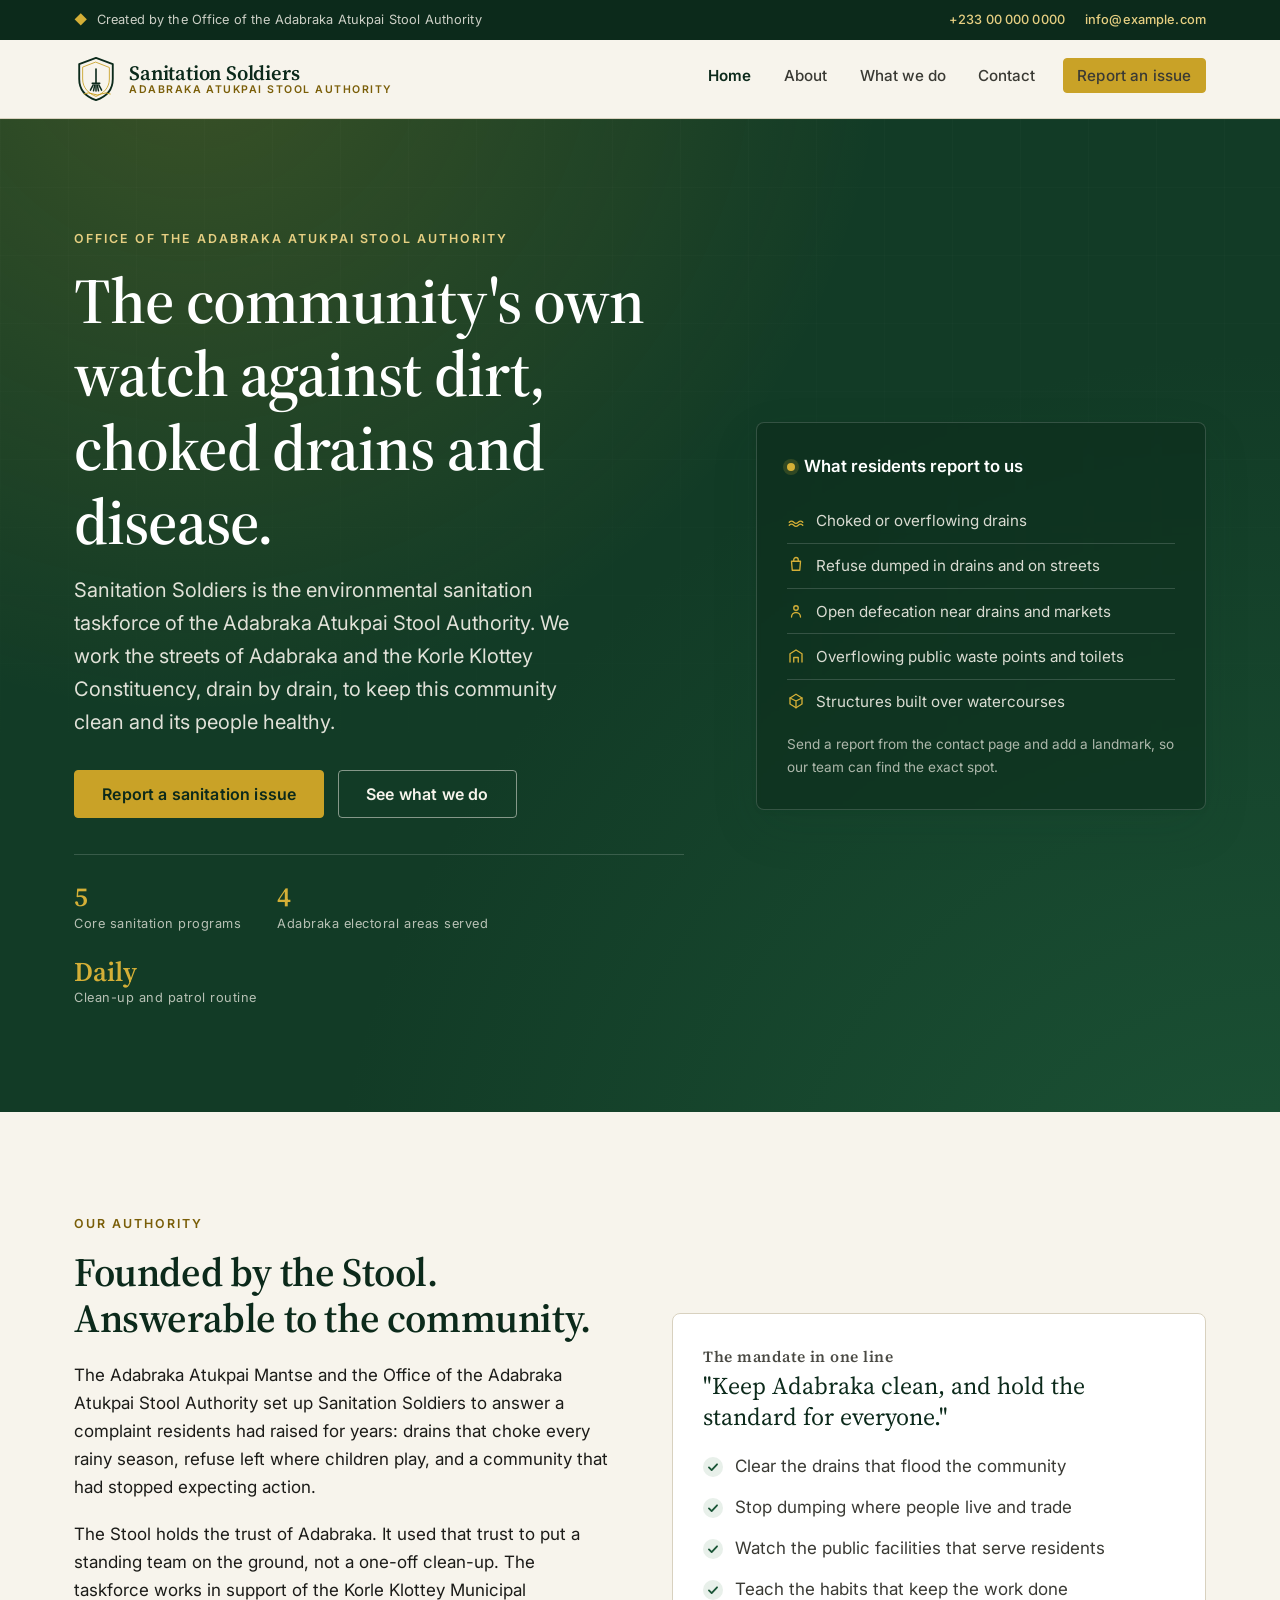
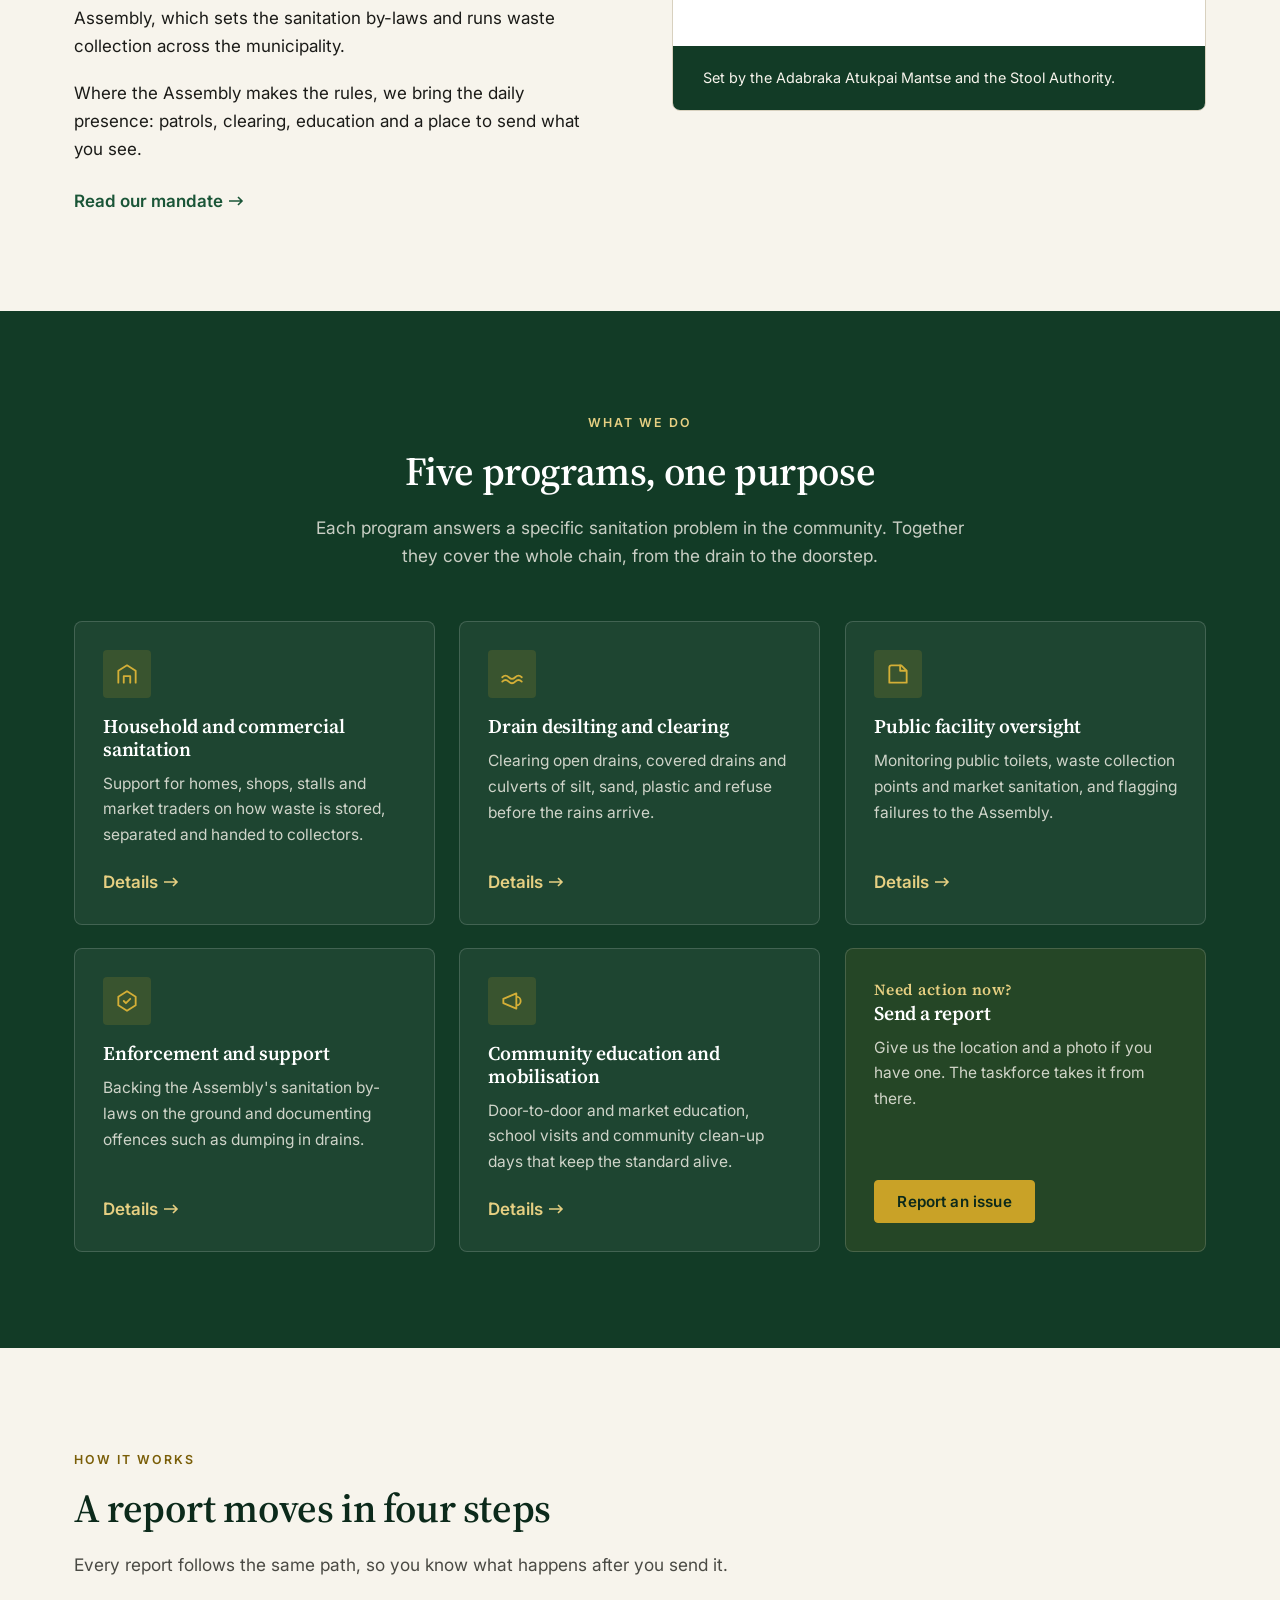
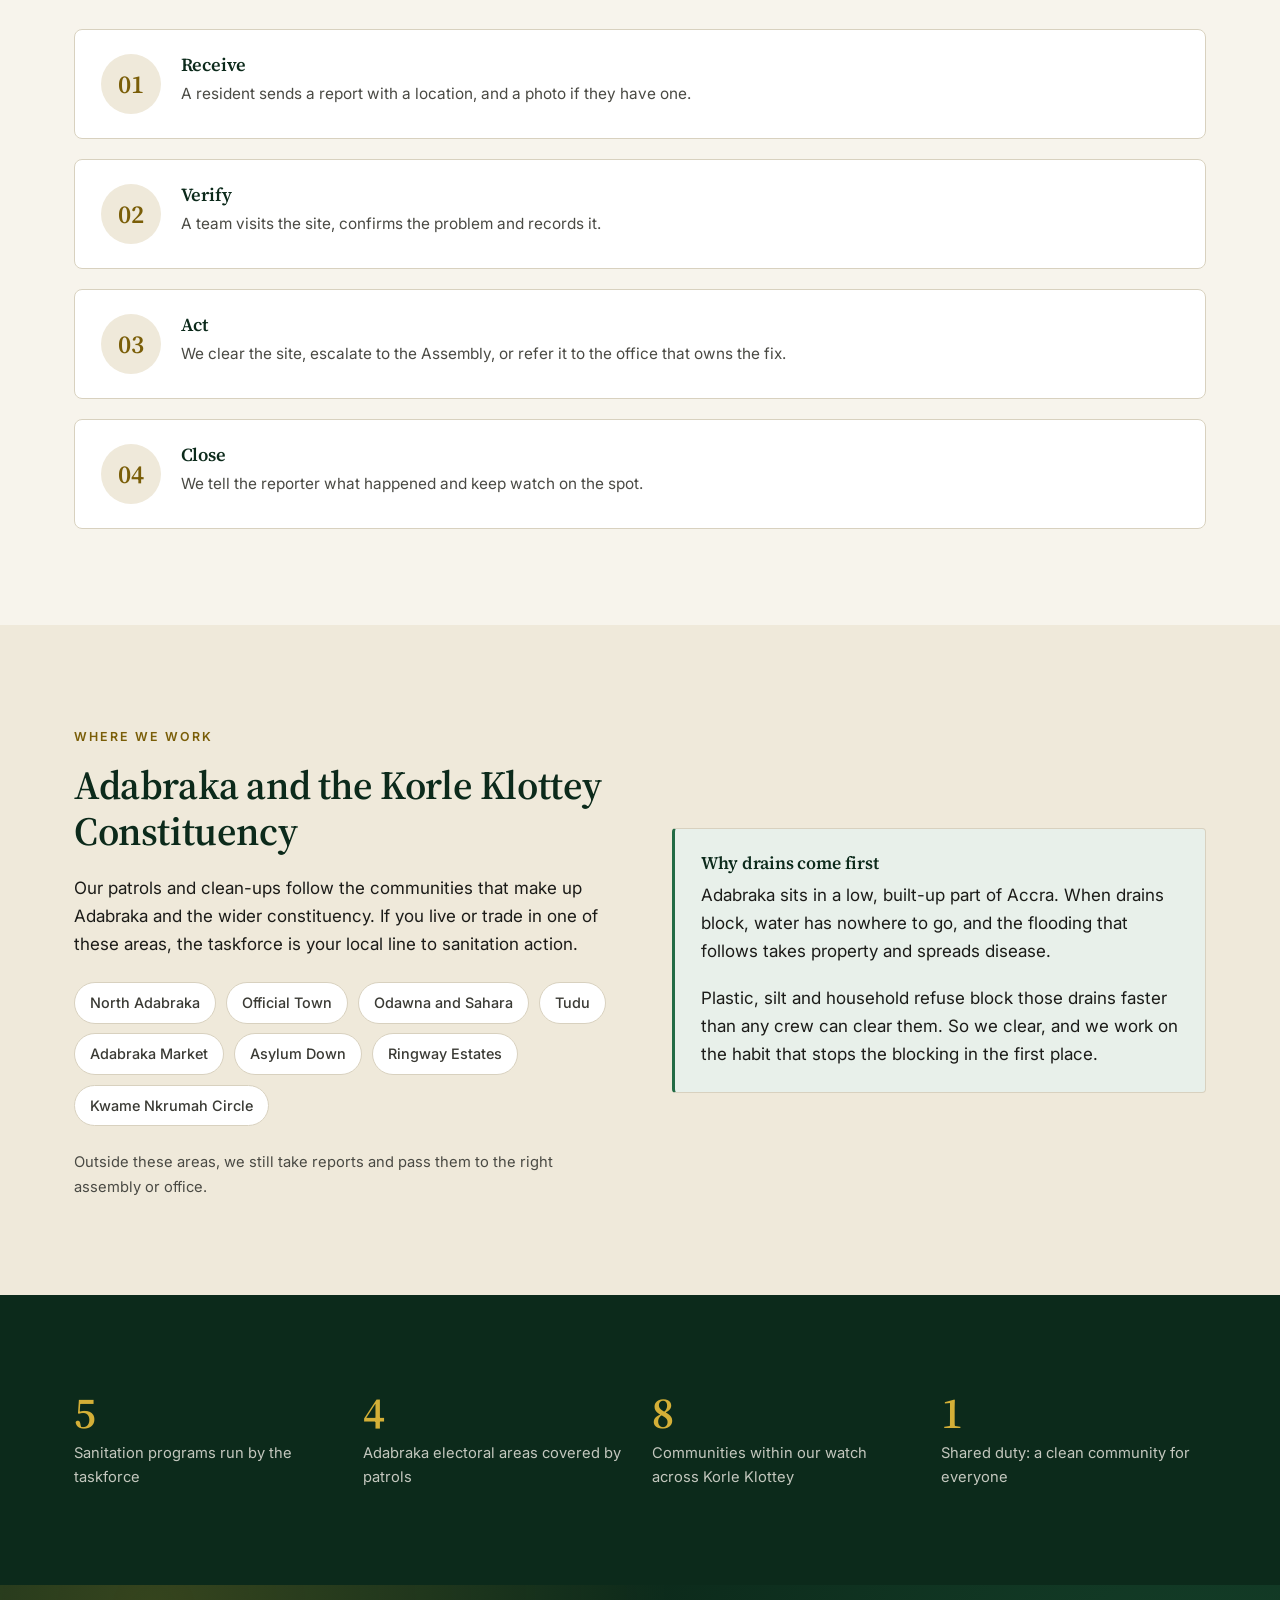
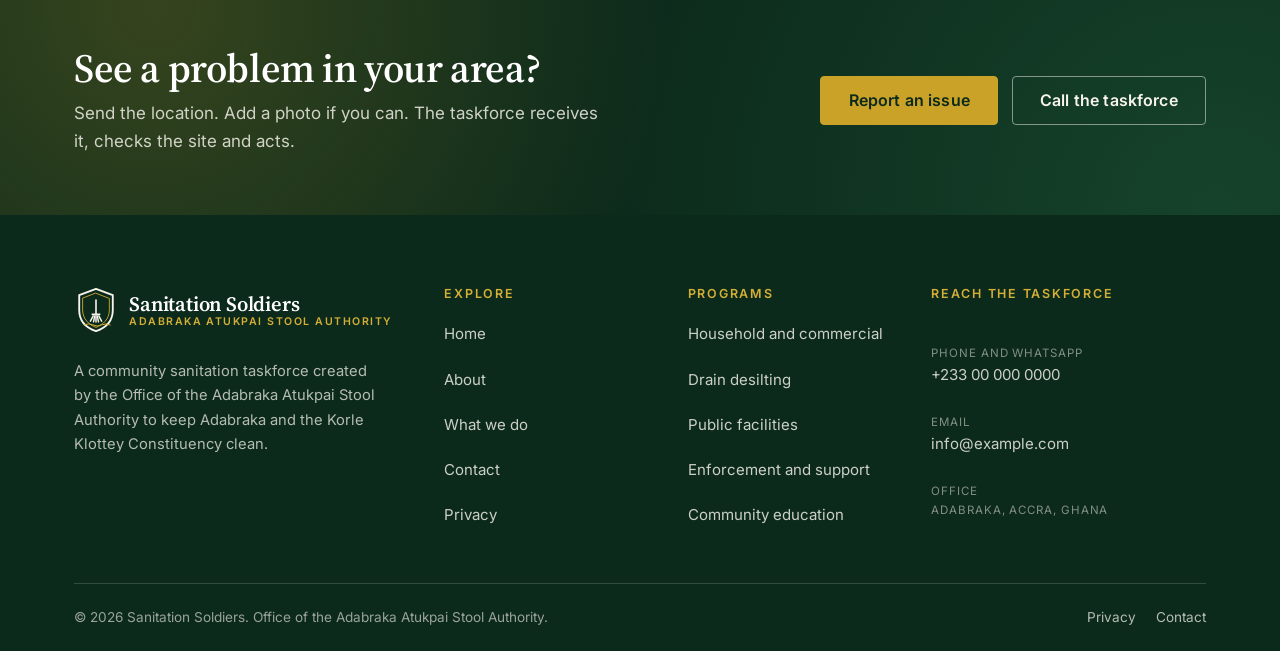
<file: index.html>
<!doctype html>
<html lang="en">
<head>
<meta charset="utf-8">
<meta name="viewport" content="width=device-width, initial-scale=1">
<title>Sanitation Soldiers | Adabraka Environmental Taskforce</title>
<meta name="description" content="A community sanitation taskforce created by the Office of the Adabraka Atukpai Stool Authority to clear drains, stop dumping and keep Adabraka and the Korle Klottey Constituency clean.">
<link rel="canonical" href="https://passportjuice.github.io/sanitation-soldiers/">
<meta name="theme-color" content="#123b26">
<link rel="icon" href="assets/img/favicon.svg" type="image/svg+xml">
<link rel="apple-touch-icon" href="assets/img/favicon.svg">

<meta property="og:type" content="website">
<meta property="og:site_name" content="Sanitation Soldiers">
<meta property="og:title" content="Sanitation Soldiers | Adabraka Environmental Taskforce">
<meta property="og:description" content="A community sanitation taskforce of the Office of the Adabraka Atukpai Stool Authority. Clearing drains, stopping dumping and keeping Adabraka clean.">
<meta property="og:url" content="https://passportjuice.github.io/sanitation-soldiers/">
<meta property="og:image" content="https://passportjuice.github.io/sanitation-soldiers/assets/img/og.png">
<meta property="og:image:width" content="1200">
<meta property="og:image:height" content="630">
<meta property="og:image:type" content="image/png">
<meta property="og:image:alt" content="Sanitation Soldiers emblem on a green background, with the words: The community's own watch over its streets.">
<meta property="og:locale" content="en_GH">
<meta name="twitter:card" content="summary_large_image">
<meta name="twitter:title" content="Sanitation Soldiers | Adabraka Environmental Taskforce">
<meta name="twitter:description" content="A community sanitation taskforce of the Office of the Adabraka Atukpai Stool Authority. Clearing drains, stopping dumping and keeping Adabraka clean.">
<meta name="twitter:image" content="https://passportjuice.github.io/sanitation-soldiers/assets/img/og.png">
<meta name="twitter:image:alt" content="Sanitation Soldiers emblem on a green background, with the words: The community's own watch over its streets.">

<link rel="preconnect" href="https://fonts.googleapis.com">
<link rel="preconnect" href="https://fonts.gstatic.com" crossorigin>
<link href="https://fonts.googleapis.com/css2?family=Inter:wght@400;500;600;700&family=Source+Serif+4:opsz,wght@8..60,400;8..60,600;8..60,700&display=swap" rel="stylesheet">
<link rel="stylesheet" href="assets/css/main.css">

<script type="application/ld+json">
{
  "@context": "https://schema.org",
  "@type": "NGO",
  "name": "Sanitation Soldiers",
  "alternateName": "Adabraka Sanitation Taskforce",
  "url": "https://passportjuice.github.io/sanitation-soldiers/",
  "logo": "https://passportjuice.github.io/sanitation-soldiers/assets/img/logo.svg",
  "image": "https://passportjuice.github.io/sanitation-soldiers/assets/img/og.png",
  "description": "An environmental sanitation taskforce created by the Office of the Adabraka Atukpai Stool Authority to resolve sanitation issues in Adabraka and the Korle Klottey Constituency, Accra, Ghana.",
  "foundingOrganization": {
    "@type": "Organization",
    "name": "Office of the Adabraka Atukpai Stool Authority"
  },
  "areaServed": [
    { "@type": "AdministrativeArea", "name": "Adabraka, Accra" },
    { "@type": "AdministrativeArea", "name": "Korle Klottey Municipal Assembly" },
    { "@type": "AdministrativeArea", "name": "Klottey Korle Constituency" }
  ],
  "address": {
    "@type": "PostalAddress",
    "addressLocality": "Adabraka",
    "addressRegion": "Greater Accra",
    "addressCountry": "GH"
  },
  "contactPoint": {
    "@type": "ContactPoint",
    "contactType": "customer service",
    "telephone": "+233-00-000-0000",
    "email": "info@example.com",
    "areaServed": "GH",
    "availableLanguage": ["en"]
  },
  "knowsAbout": [
    "environmental sanitation",
    "drain desilting",
    "waste management",
    "public health",
    "community mobilisation"
  ]
}
</script>
</head>
<body>
<a class="skip-link" href="#main">Skip to content</a>

<header class="site-header">
  <div class="topbar">
    <div class="container topbar__inner">
      <div class="topbar__group">
        <span><span class="topbar__dot" aria-hidden="true">&#9670;</span> Created by the Office of the Adabraka Atukpai Stool Authority</span>
      </div>
      <div class="topbar__group topbar__group--contact">
        <a href="tel:+233000000000">+233 00 000 0000</a>
        <a href="mailto:info@example.com">info@example.com</a>
      </div>
    </div>
  </div>
  <div class="container">
    <nav class="nav" aria-label="Primary">
      <a class="brand" href="index.html" aria-label="Sanitation Soldiers, home">
        <svg class="brand__emblem emblem" viewBox="0 0 64 74" aria-hidden="true" focusable="false">
          <path class="em-body" stroke-width="3" d="M32 3 L59 13 V37 C59 55 47 66 32 71 C17 66 5 55 5 37 V13 Z"/>
          <path class="em-accent" stroke-width="1.4" d="M32 10 L53.5 18.5 V37 C53.5 51.5 43.5 60.5 32 65 C20.5 60.5 10.5 51.5 10.5 37 V18.5 Z"/>
          <path class="em-body" stroke-width="2.6" d="M32 21 V44"/>
          <path class="em-body" stroke-width="2.6" d="M26 44 H38"/>
          <path class="em-body" stroke-width="2.4" d="M27.5 46.5 L23 55"/>
          <path class="em-body" stroke-width="2.4" d="M30 46.5 L28 56"/>
          <path class="em-body" stroke-width="2.4" d="M32 46.5 V56.5"/>
          <path class="em-body" stroke-width="2.4" d="M34 46.5 L36 56"/>
          <path class="em-body" stroke-width="2.4" d="M36.5 46.5 L41 55"/>
          <path class="em-accent" stroke-width="1.6" d="M13 61 Q20 57.5 27 61 T41 61 T55 61"/>
        </svg>
        <span class="brand__text">
          <span class="brand__name">Sanitation Soldiers</span>
          <span class="brand__sub">Adabraka Atukpai Stool Authority</span>
        </span>
      </a>
      <button class="nav__toggle" type="button" aria-expanded="false" aria-controls="primary-nav" aria-label="Open menu">
        <svg class="icon-open" viewBox="0 0 24 24" aria-hidden="true" fill="none" stroke="currentColor" stroke-width="2" stroke-linecap="round"><path d="M4 7h16M4 12h16M4 17h16"/></svg>
        <svg class="icon-close" viewBox="0 0 24 24" aria-hidden="true" fill="none" stroke="currentColor" stroke-width="2" stroke-linecap="round"><path d="M6 6l12 12M18 6L6 18"/></svg>
      </button>
      <ul class="nav__links" id="primary-nav">
        <li><a href="index.html" aria-current="page">Home</a></li>
        <li><a href="about.html">About</a></li>
        <li><a href="services.html">What we do</a></li>
        <li><a href="contact.html">Contact</a></li>
        <li class="nav__cta"><a class="btn btn--gold" href="contact.html#report">Report an issue</a></li>
      </ul>
    </nav>
  </div>
</header>

<main id="main">

  <section class="hero">
    <div class="container">
      <div class="hero__inner">
        <div class="hero__copy">
          <span class="eyebrow">Office of the Adabraka Atukpai Stool Authority</span>
          <h1 class="hero__title">The community's own watch against dirt, choked drains and disease.</h1>
          <p class="hero__lead">Sanitation Soldiers is the environmental sanitation taskforce of the Adabraka Atukpai Stool Authority. We work the streets of Adabraka and the Korle Klottey Constituency, drain by drain, to keep this community clean and its people healthy.</p>
          <div class="hero__actions">
            <a class="btn btn--gold btn--lg" href="contact.html#report">Report a sanitation issue</a>
            <a class="btn btn--outline-light btn--lg" href="services.html">See what we do</a>
          </div>
          <div class="hero__meta">
            <div class="hero__meta-item">
              <span class="hero__meta-num">5</span>
              <span class="hero__meta-label">Core sanitation programs</span>
            </div>
            <div class="hero__meta-item">
              <span class="hero__meta-num">4</span>
              <span class="hero__meta-label">Adabraka electoral areas served</span>
            </div>
            <div class="hero__meta-item">
              <span class="hero__meta-num">Daily</span>
              <span class="hero__meta-label">Clean-up and patrol routine</span>
            </div>
          </div>
        </div>
        <aside class="hero__panel" aria-label="Common reports we act on">
          <p class="hero__panel-title">What residents report to us</p>
          <ul class="issue-list">
            <li>
              <svg viewBox="0 0 24 24" aria-hidden="true" fill="none" stroke="currentColor" stroke-width="1.8" stroke-linecap="round" stroke-linejoin="round"><path d="M3 15c2-2 4-2 6 0s4 2 6 0 4-2 6 0M3 19c2-2 4-2 6 0s4 2 6 0 4-2 6 0"/></svg>
              <span>Choked or overflowing drains</span>
            </li>
            <li>
              <svg viewBox="0 0 24 24" aria-hidden="true" fill="none" stroke="currentColor" stroke-width="1.8" stroke-linecap="round" stroke-linejoin="round"><path d="M6 7h12l-1 12H7L6 7zM9 7V5a3 3 0 0 1 6 0v2"/></svg>
              <span>Refuse dumped in drains and on streets</span>
            </li>
            <li>
              <svg viewBox="0 0 24 24" aria-hidden="true" fill="none" stroke="currentColor" stroke-width="1.8" stroke-linecap="round" stroke-linejoin="round"><circle cx="12" cy="8" r="3"/><path d="M6 20a6 6 0 0 1 12 0"/></svg>
              <span>Open defecation near drains and markets</span>
            </li>
            <li>
              <svg viewBox="0 0 24 24" aria-hidden="true" fill="none" stroke="currentColor" stroke-width="1.8" stroke-linecap="round" stroke-linejoin="round"><path d="M4 20V9l8-5 8 5v11"/><path d="M9 20v-6h6v6"/></svg>
              <span>Overflowing public waste points and toilets</span>
            </li>
            <li>
              <svg viewBox="0 0 24 24" aria-hidden="true" fill="none" stroke="currentColor" stroke-width="1.8" stroke-linecap="round" stroke-linejoin="round"><path d="M12 3l8 5v8l-8 5-8-5V8z"/><path d="M12 12v9M12 12L4 8M12 12l8-4"/></svg>
              <span>Structures built over watercourses</span>
            </li>
          </ul>
          <p class="hero__panel-note">Send a report from the contact page and add a landmark, so our team can find the exact spot.</p>
        </aside>
      </div>
    </div>
  </section>

  <section class="section section--paper">
    <div class="container">
      <div class="split">
        <div class="split__body" data-reveal>
          <span class="eyebrow">Our authority</span>
          <h2>Founded by the Stool. Answerable to the community.</h2>
          <p>The Adabraka Atukpai Mantse and the Office of the Adabraka Atukpai Stool Authority set up Sanitation Soldiers to answer a complaint residents had raised for years: drains that choke every rainy season, refuse left where children play, and a community that had stopped expecting action.</p>
          <p>The Stool holds the trust of Adabraka. It used that trust to put a standing team on the ground, not a one-off clean-up. The taskforce works in support of the Korle Klottey Municipal Assembly, which sets the sanitation by-laws and runs waste collection across the municipality.</p>
          <p class="mb-3">Where the Assembly makes the rules, we bring the daily presence: patrols, clearing, education and a place to send what you see.</p>
          <a class="link-arrow" href="about.html">Read our mandate</a>
        </div>
        <div class="split__media" data-reveal>
          <div class="card" style="padding:0;overflow:hidden;">
            <div style="padding:1.9rem;">
              <p class="card__num">The mandate in one line</p>
              <p style="font-family:var(--serif);font-size:1.5rem;line-height:1.3;color:var(--green-900);margin:0 0 1.25rem;">"Keep Adabraka clean, and hold the standard for everyone."</p>
              <ul class="checklist mb-0">
                <li>Clear the drains that flood the community</li>
                <li>Stop dumping where people live and trade</li>
                <li>Watch the public facilities that serve residents</li>
                <li>Teach the habits that keep the work done</li>
              </ul>
            </div>
            <div style="background:var(--green-800);color:var(--paper);padding:1.25rem 1.9rem;font-size:0.9rem;">
              Set by the Adabraka Atukpai Mantse and the Stool Authority.
            </div>
          </div>
        </div>
      </div>
    </div>
  </section>

  <section class="section section--green">
    <div class="container">
      <div class="section-head section-head--center" data-reveal>
        <span class="eyebrow">What we do</span>
        <h2>Five programs, one purpose</h2>
        <p>Each program answers a specific sanitation problem in the community. Together they cover the whole chain, from the drain to the doorstep.</p>
      </div>
      <div class="grid grid-3">
        <article class="card card--on-green card--hover" data-reveal>
          <div class="card__icon"><svg viewBox="0 0 24 24" aria-hidden="true" fill="none" stroke="currentColor" stroke-width="1.7" stroke-linecap="round" stroke-linejoin="round"><path d="M4 20V9l8-5 8 5v11"/><path d="M9 20v-6h6v6"/></svg></div>
          <h3>Household and commercial sanitation</h3>
          <p>Support for homes, shops, stalls and market traders on how waste is stored, separated and handed to collectors.</p>
          <div class="card__link"><a class="link-arrow" href="services.html#household">Details</a></div>
        </article>
        <article class="card card--on-green card--hover" data-reveal>
          <div class="card__icon"><svg viewBox="0 0 24 24" aria-hidden="true" fill="none" stroke="currentColor" stroke-width="1.7" stroke-linecap="round" stroke-linejoin="round"><path d="M3 15c2-2 4-2 6 0s4 2 6 0 4-2 6 0M3 19c2-2 4-2 6 0s4 2 6 0 4-2 6 0"/></svg></div>
          <h3>Drain desilting and clearing</h3>
          <p>Clearing open drains, covered drains and culverts of silt, sand, plastic and refuse before the rains arrive.</p>
          <div class="card__link"><a class="link-arrow" href="services.html#drains">Details</a></div>
        </article>
        <article class="card card--on-green card--hover" data-reveal>
          <div class="card__icon"><svg viewBox="0 0 24 24" aria-hidden="true" fill="none" stroke="currentColor" stroke-width="1.7" stroke-linecap="round" stroke-linejoin="round"><path d="M4 20V6a2 2 0 0 1 2-2h9l5 5v11z"/><path d="M14 4v5h5"/></svg></div>
          <h3>Public facility oversight</h3>
          <p>Monitoring public toilets, waste collection points and market sanitation, and flagging failures to the Assembly.</p>
          <div class="card__link"><a class="link-arrow" href="services.html#facilities">Details</a></div>
        </article>
        <article class="card card--on-green card--hover" data-reveal>
          <div class="card__icon"><svg viewBox="0 0 24 24" aria-hidden="true" fill="none" stroke="currentColor" stroke-width="1.7" stroke-linecap="round" stroke-linejoin="round"><path d="M12 3l8 5v8l-8 5-8-5V8z"/><path d="M9 12l2 2 4-4"/></svg></div>
          <h3>Enforcement and support</h3>
          <p>Backing the Assembly's sanitation by-laws on the ground and documenting offences such as dumping in drains.</p>
          <div class="card__link"><a class="link-arrow" href="services.html#enforcement">Details</a></div>
        </article>
        <article class="card card--on-green card--hover" data-reveal>
          <div class="card__icon"><svg viewBox="0 0 24 24" aria-hidden="true" fill="none" stroke="currentColor" stroke-width="1.7" stroke-linecap="round" stroke-linejoin="round"><path d="M4 10v4l12 5V5zM16 8a4 4 0 0 1 0 8"/></svg></div>
          <h3>Community education and mobilisation</h3>
          <p>Door-to-door and market education, school visits and community clean-up days that keep the standard alive.</p>
          <div class="card__link"><a class="link-arrow" href="services.html#education">Details</a></div>
        </article>
        <article class="card card--on-green" data-reveal style="align-items:flex-start;justify-content:center;background:rgba(201,162,39,0.1);">
          <p class="card__num">Need action now?</p>
          <h3 style="color:#fff;">Send a report</h3>
          <p>Give us the location and a photo if you have one. The taskforce takes it from there.</p>
          <div class="card__link"><a class="btn btn--gold" href="contact.html#report">Report an issue</a></div>
        </article>
      </div>
    </div>
  </section>

  <section class="section section--paper">
    <div class="container">
      <div class="section-head" data-reveal>
        <span class="eyebrow">How it works</span>
        <h2>A report moves in four steps</h2>
        <p>Every report follows the same path, so you know what happens after you send it.</p>
      </div>
      <div class="steps">
        <div class="step" data-reveal>
          <div class="step__num" aria-hidden="true"></div>
          <div><h3>Receive</h3><p>A resident sends a report with a location, and a photo if they have one.</p></div>
        </div>
        <div class="step" data-reveal>
          <div class="step__num" aria-hidden="true"></div>
          <div><h3>Verify</h3><p>A team visits the site, confirms the problem and records it.</p></div>
        </div>
        <div class="step" data-reveal>
          <div class="step__num" aria-hidden="true"></div>
          <div><h3>Act</h3><p>We clear the site, escalate to the Assembly, or refer it to the office that owns the fix.</p></div>
        </div>
        <div class="step" data-reveal>
          <div class="step__num" aria-hidden="true"></div>
          <div><h3>Close</h3><p>We tell the reporter what happened and keep watch on the spot.</p></div>
        </div>
      </div>
    </div>
  </section>

  <section class="section section--paper-2">
    <div class="container">
      <div class="split">
        <div class="split__body" data-reveal>
          <span class="eyebrow">Where we work</span>
          <h2>Adabraka and the Korle Klottey Constituency</h2>
          <p>Our patrols and clean-ups follow the communities that make up Adabraka and the wider constituency. If you live or trade in one of these areas, the taskforce is your local line to sanitation action.</p>
          <ul class="coverage mt-3">
            <li>North Adabraka</li>
            <li>Official Town</li>
            <li>Odawna and Sahara</li>
            <li>Tudu</li>
            <li>Adabraka Market</li>
            <li>Asylum Down</li>
            <li>Ringway Estates</li>
            <li>Kwame Nkrumah Circle</li>
          </ul>
          <p class="mt-3 mb-0" style="font-size:0.92rem;color:var(--muted);">Outside these areas, we still take reports and pass them to the right assembly or office.</p>
        </div>
        <div class="split__media" data-reveal>
          <div class="callout callout--green">
            <h3>Why drains come first</h3>
            <p>Adabraka sits in a low, built-up part of Accra. When drains block, water has nowhere to go, and the flooding that follows takes property and spreads disease.</p>
            <p>Plastic, silt and household refuse block those drains faster than any crew can clear them. So we clear, and we work on the habit that stops the blocking in the first place.</p>
          </div>
        </div>
      </div>
    </div>
  </section>

  <section class="section section--green-900">
    <div class="container">
      <div class="stats" data-reveal>
        <div class="stat">
          <div class="stat__num">5</div>
          <div class="stat__label">Sanitation programs run by the taskforce</div>
        </div>
        <div class="stat">
          <div class="stat__num">4</div>
          <div class="stat__label">Adabraka electoral areas covered by patrols</div>
        </div>
        <div class="stat">
          <div class="stat__num">8</div>
          <div class="stat__label">Communities within our watch across Korle Klottey</div>
        </div>
        <div class="stat">
          <div class="stat__num">1</div>
          <div class="stat__label">Shared duty: a clean community for everyone</div>
        </div>
      </div>
    </div>
  </section>

  <section class="cta-band">
    <div class="container">
      <div class="cta-band__inner">
        <div>
          <h2>See a problem in your area?</h2>
          <p>Send the location. Add a photo if you can. The taskforce receives it, checks the site and acts.</p>
        </div>
        <div class="cta-band__actions">
          <a class="btn btn--gold btn--lg" href="contact.html#report">Report an issue</a>
          <a class="btn btn--outline-light btn--lg" href="tel:+233000000000">Call the taskforce</a>
        </div>
      </div>
    </div>
  </section>

</main>

<footer class="site-footer">
  <div class="container">
    <div class="footer__grid">
      <div class="footer__brand">
        <a class="brand" href="index.html" aria-label="Sanitation Soldiers, home">
          <svg class="brand__emblem emblem" viewBox="0 0 64 74" aria-hidden="true" focusable="false">
            <path class="em-body" stroke-width="3" d="M32 3 L59 13 V37 C59 55 47 66 32 71 C17 66 5 55 5 37 V13 Z"/>
            <path class="em-accent" stroke-width="1.4" d="M32 10 L53.5 18.5 V37 C53.5 51.5 43.5 60.5 32 65 C20.5 60.5 10.5 51.5 10.5 37 V18.5 Z"/>
            <path class="em-body" stroke-width="2.6" d="M32 21 V44"/>
            <path class="em-body" stroke-width="2.6" d="M26 44 H38"/>
            <path class="em-body" stroke-width="2.4" d="M27.5 46.5 L23 55"/>
            <path class="em-body" stroke-width="2.4" d="M30 46.5 L28 56"/>
            <path class="em-body" stroke-width="2.4" d="M32 46.5 V56.5"/>
            <path class="em-body" stroke-width="2.4" d="M34 46.5 L36 56"/>
            <path class="em-body" stroke-width="2.4" d="M36.5 46.5 L41 55"/>
            <path class="em-accent" stroke-width="1.6" d="M13 61 Q20 57.5 27 61 T41 61 T55 61"/>
          </svg>
          <span class="brand__text">
            <span class="brand__name">Sanitation Soldiers</span>
            <span class="brand__sub">Adabraka Atukpai Stool Authority</span>
          </span>
        </a>
        <p>A community sanitation taskforce created by the Office of the Adabraka Atukpai Stool Authority to keep Adabraka and the Korle Klottey Constituency clean.</p>
      </div>
      <nav aria-label="Footer">
        <h4>Explore</h4>
        <ul class="footer__links">
          <li><a href="index.html">Home</a></li>
          <li><a href="about.html">About</a></li>
          <li><a href="services.html">What we do</a></li>
          <li><a href="contact.html">Contact</a></li>
          <li><a href="privacy.html">Privacy</a></li>
        </ul>
      </nav>
      <div>
        <h4>Programs</h4>
        <ul class="footer__links">
          <li><a href="services.html#household">Household and commercial</a></li>
          <li><a href="services.html#drains">Drain desilting</a></li>
          <li><a href="services.html#facilities">Public facilities</a></li>
          <li><a href="services.html#enforcement">Enforcement and support</a></li>
          <li><a href="services.html#education">Community education</a></li>
        </ul>
      </div>
      <div class="footer__contact">
        <h4>Reach the taskforce</h4>
        <div><span>Phone and WhatsApp</span><a href="tel:+233000000000">+233 00 000 0000</a></div>
        <div><span>Email</span><a href="mailto:info@example.com">info@example.com</a></div>
        <div><span>Office</span><span>Adabraka, Accra, Ghana</span></div>
      </div>
    </div>
    <div class="footer__bottom">
      <p class="mb-0">&copy; <span data-year>2026</span> Sanitation Soldiers. Office of the Adabraka Atukpai Stool Authority.</p>
      <div class="footer__legal">
        <a href="privacy.html">Privacy</a>
        <a href="contact.html">Contact</a>
      </div>
    </div>
  </div>
</footer>

<script src="assets/js/main.js" defer></script>
</body>
</html>
</file>
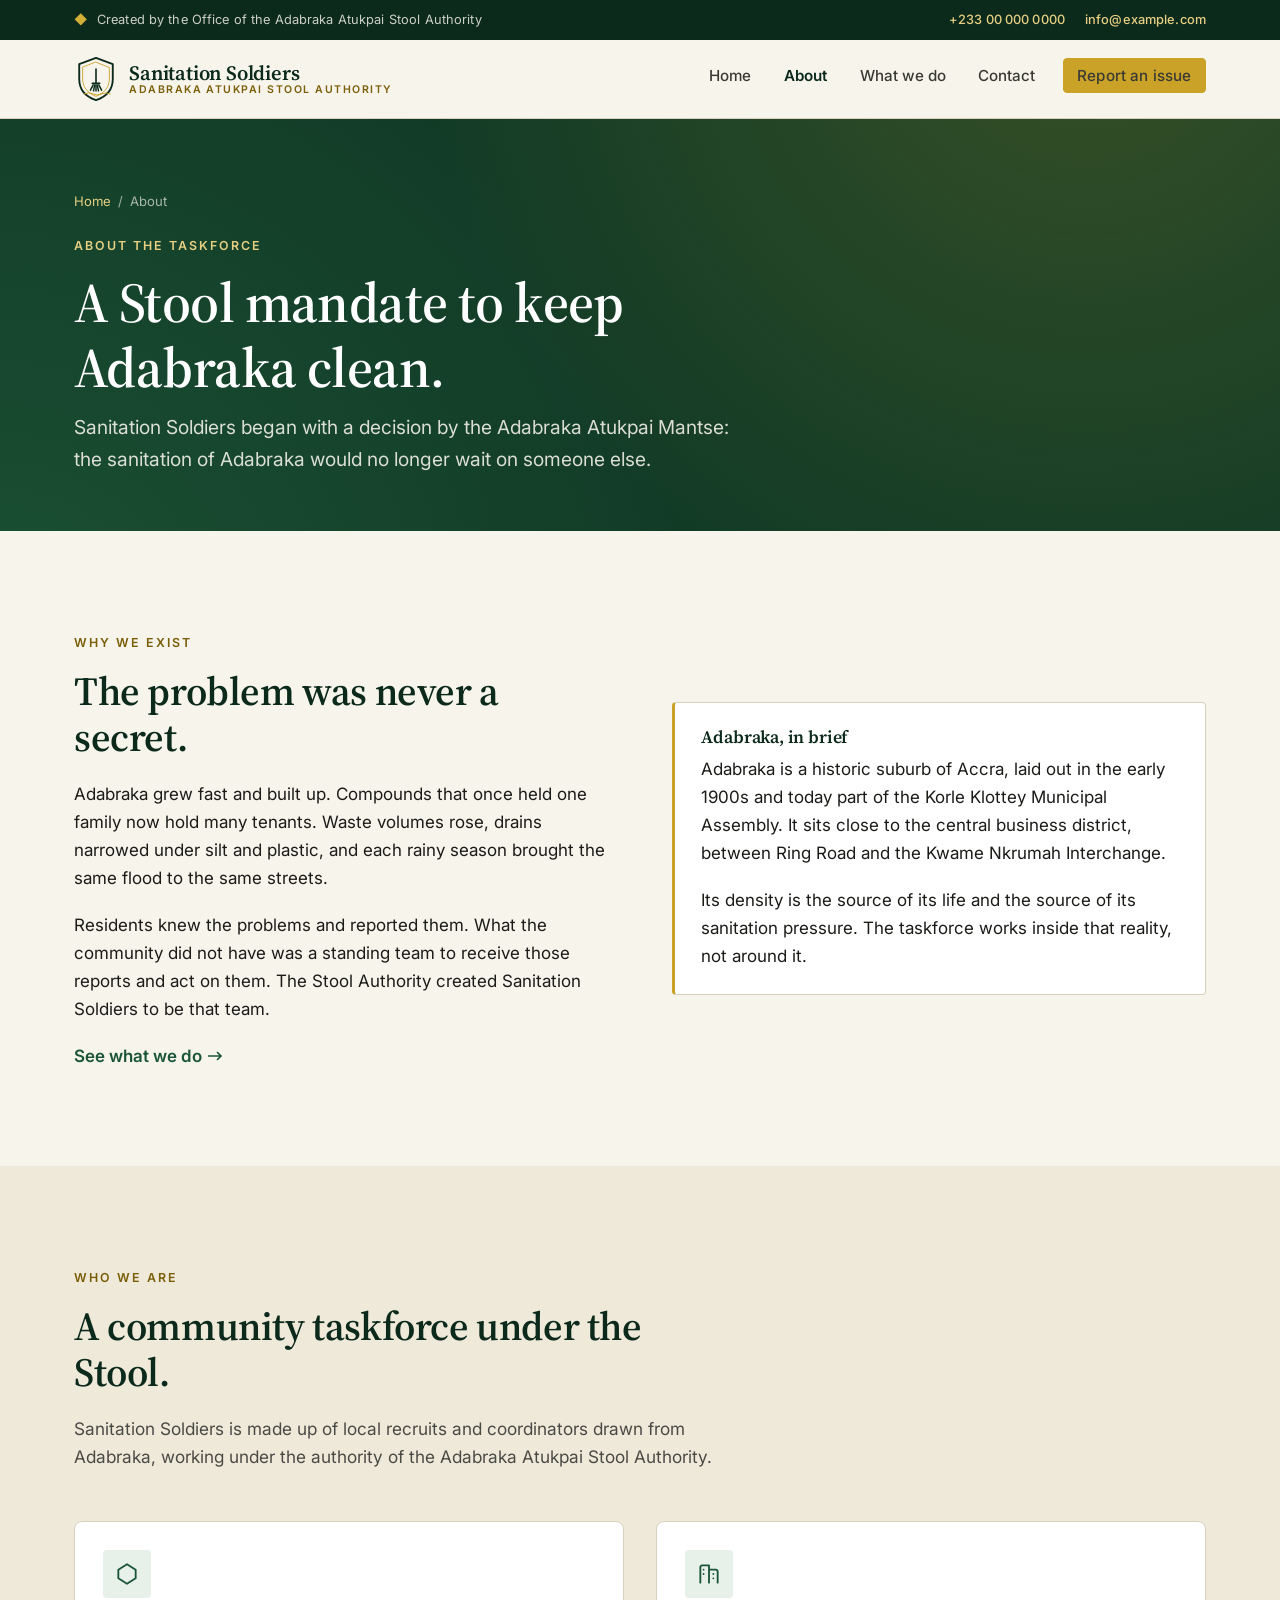
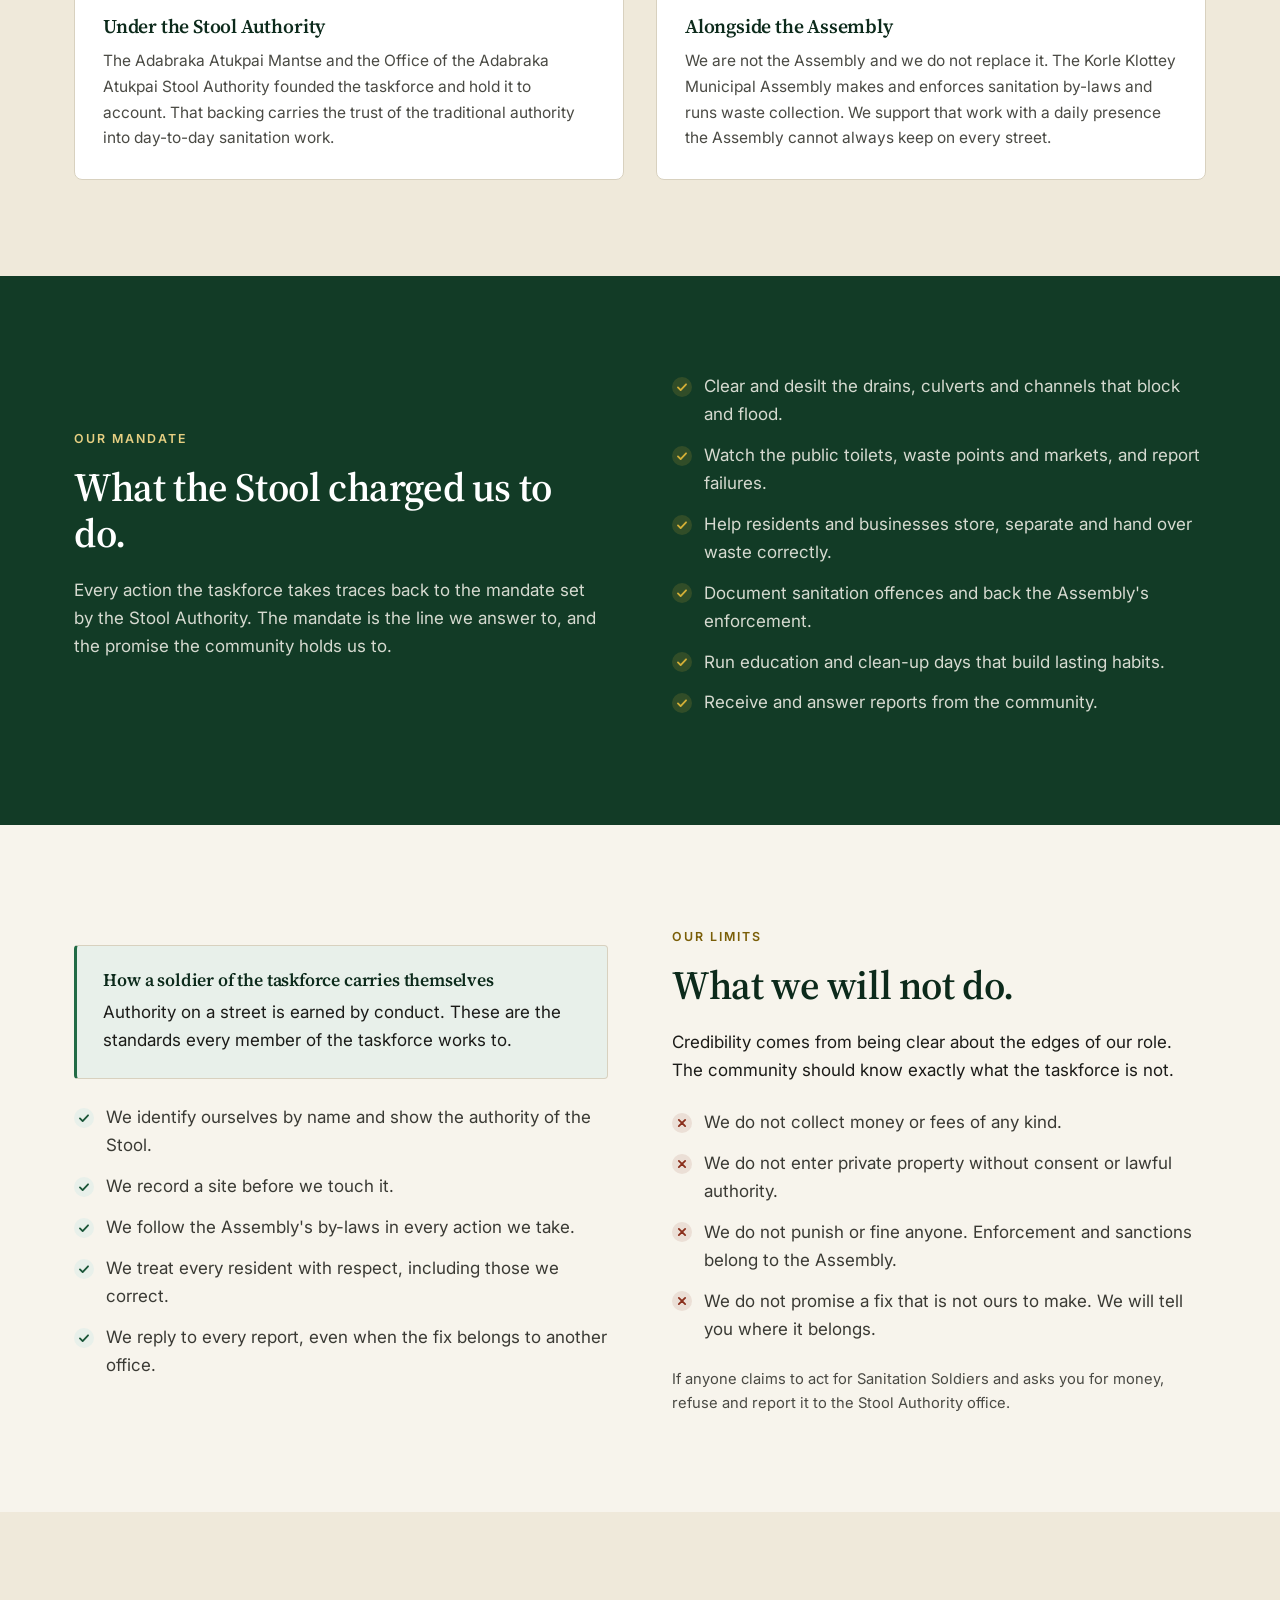
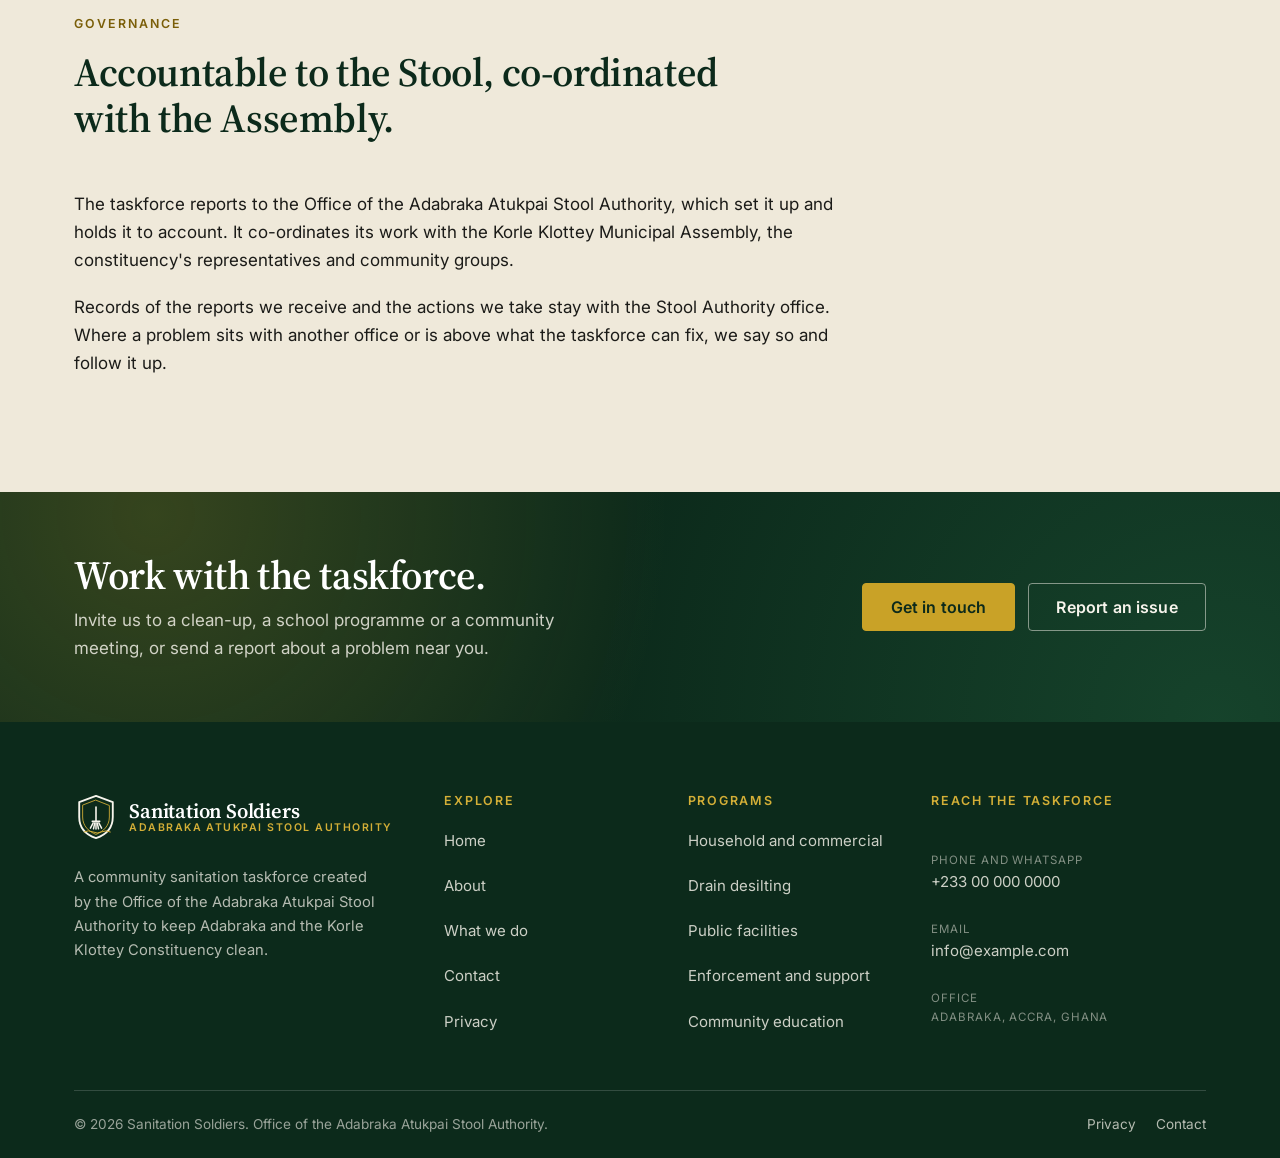
<file: about.html>
<!doctype html>
<html lang="en">
<head>
<meta charset="utf-8">
<meta name="viewport" content="width=device-width, initial-scale=1">
<title>About | Sanitation Soldiers</title>
<meta name="description" content="The mandate, the founding authority and the standards of Sanitation Soldiers, the environmental sanitation taskforce of the Adabraka Atukpai Stool Authority.">
<link rel="canonical" href="https://passportjuice.github.io/sanitation-soldiers/about.html">
<meta name="theme-color" content="#123b26">
<link rel="icon" href="assets/img/favicon.svg" type="image/svg+xml">
<link rel="apple-touch-icon" href="assets/img/favicon.svg">

<meta property="og:type" content="website">
<meta property="og:site_name" content="Sanitation Soldiers">
<meta property="og:title" content="About | Sanitation Soldiers">
<meta property="og:description" content="The mandate, the founding authority and the standards of the Adabraka sanitation taskforce.">
<meta property="og:url" content="https://passportjuice.github.io/sanitation-soldiers/about.html">
<meta property="og:image" content="https://passportjuice.github.io/sanitation-soldiers/assets/img/og.png">
<meta property="og:image:width" content="1200">
<meta property="og:image:height" content="630">
<meta property="og:image:type" content="image/png">
<meta property="og:image:alt" content="Sanitation Soldiers emblem on a green background, with the words: The community's own watch over its streets.">
<meta property="og:locale" content="en_GH">
<meta name="twitter:card" content="summary_large_image">
<meta name="twitter:title" content="About | Sanitation Soldiers">
<meta name="twitter:description" content="The mandate, the founding authority and the standards of the Adabraka sanitation taskforce.">
<meta name="twitter:image" content="https://passportjuice.github.io/sanitation-soldiers/assets/img/og.png">
<meta name="twitter:image:alt" content="Sanitation Soldiers emblem on a green background, with the words: The community's own watch over its streets.">

<link rel="preconnect" href="https://fonts.googleapis.com">
<link rel="preconnect" href="https://fonts.gstatic.com" crossorigin>
<link href="https://fonts.googleapis.com/css2?family=Inter:wght@400;500;600;700&family=Source+Serif+4:opsz,wght@8..60,400;8..60,600;8..60,700&display=swap" rel="stylesheet">
<link rel="stylesheet" href="assets/css/main.css">

<script type="application/ld+json">
{
  "@context": "https://schema.org",
  "@type": "NGO",
  "name": "Sanitation Soldiers",
  "alternateName": "Adabraka Sanitation Taskforce",
  "url": "https://passportjuice.github.io/sanitation-soldiers/about.html",
  "logo": "https://passportjuice.github.io/sanitation-soldiers/assets/img/logo.svg",
  "image": "https://passportjuice.github.io/sanitation-soldiers/assets/img/og.png",
  "description": "An environmental sanitation taskforce created by the Office of the Adabraka Atukpai Stool Authority to resolve sanitation issues in Adabraka and the Korle Klottey Constituency, Accra, Ghana.",
  "foundingOrganization": {
    "@type": "Organization",
    "name": "Office of the Adabraka Atukpai Stool Authority"
  },
  "areaServed": [
    { "@type": "AdministrativeArea", "name": "Adabraka, Accra" },
    { "@type": "AdministrativeArea", "name": "Korle Klottey Municipal Assembly" },
    { "@type": "AdministrativeArea", "name": "Klottey Korle Constituency" }
  ],
  "address": {
    "@type": "PostalAddress",
    "addressLocality": "Adabraka",
    "addressRegion": "Greater Accra",
    "addressCountry": "GH"
  },
  "contactPoint": {
    "@type": "ContactPoint",
    "contactType": "customer service",
    "telephone": "+233-00-000-0000",
    "email": "info@example.com",
    "areaServed": "GH",
    "availableLanguage": ["en"]
  }
}
</script>
</head>
<body>
<a class="skip-link" href="#main">Skip to content</a>

<header class="site-header">
  <div class="topbar">
    <div class="container topbar__inner">
      <div class="topbar__group">
        <span><span class="topbar__dot" aria-hidden="true">&#9670;</span> Created by the Office of the Adabraka Atukpai Stool Authority</span>
      </div>
      <div class="topbar__group topbar__group--contact">
        <a href="tel:+233000000000">+233 00 000 0000</a>
        <a href="mailto:info@example.com">info@example.com</a>
      </div>
    </div>
  </div>
  <div class="container">
    <nav class="nav" aria-label="Primary">
      <a class="brand" href="index.html" aria-label="Sanitation Soldiers, home">
        <svg class="brand__emblem emblem" viewBox="0 0 64 74" aria-hidden="true" focusable="false">
          <path class="em-body" stroke-width="3" d="M32 3 L59 13 V37 C59 55 47 66 32 71 C17 66 5 55 5 37 V13 Z"/>
          <path class="em-accent" stroke-width="1.4" d="M32 10 L53.5 18.5 V37 C53.5 51.5 43.5 60.5 32 65 C20.5 60.5 10.5 51.5 10.5 37 V18.5 Z"/>
          <path class="em-body" stroke-width="2.6" d="M32 21 V44"/>
          <path class="em-body" stroke-width="2.6" d="M26 44 H38"/>
          <path class="em-body" stroke-width="2.4" d="M27.5 46.5 L23 55"/>
          <path class="em-body" stroke-width="2.4" d="M30 46.5 L28 56"/>
          <path class="em-body" stroke-width="2.4" d="M32 46.5 V56.5"/>
          <path class="em-body" stroke-width="2.4" d="M34 46.5 L36 56"/>
          <path class="em-body" stroke-width="2.4" d="M36.5 46.5 L41 55"/>
          <path class="em-accent" stroke-width="1.6" d="M13 61 Q20 57.5 27 61 T41 61 T55 61"/>
        </svg>
        <span class="brand__text">
          <span class="brand__name">Sanitation Soldiers</span>
          <span class="brand__sub">Adabraka Atukpai Stool Authority</span>
        </span>
      </a>
      <button class="nav__toggle" type="button" aria-expanded="false" aria-controls="primary-nav" aria-label="Open menu">
        <svg class="icon-open" viewBox="0 0 24 24" aria-hidden="true" fill="none" stroke="currentColor" stroke-width="2" stroke-linecap="round"><path d="M4 7h16M4 12h16M4 17h16"/></svg>
        <svg class="icon-close" viewBox="0 0 24 24" aria-hidden="true" fill="none" stroke="currentColor" stroke-width="2" stroke-linecap="round"><path d="M6 6l12 12M18 6L6 18"/></svg>
      </button>
      <ul class="nav__links" id="primary-nav">
        <li><a href="index.html">Home</a></li>
        <li><a href="about.html" aria-current="page">About</a></li>
        <li><a href="services.html">What we do</a></li>
        <li><a href="contact.html">Contact</a></li>
        <li class="nav__cta"><a class="btn btn--gold" href="contact.html#report">Report an issue</a></li>
      </ul>
    </nav>
  </div>
</header>

<main id="main">

  <section class="page-head">
    <div class="container">
      <div class="page-head__inner">
        <nav class="breadcrumbs" aria-label="Breadcrumb">
          <a href="index.html">Home</a><span aria-hidden="true">/</span>About
        </nav>
        <span class="eyebrow">About the taskforce</span>
        <h1>A Stool mandate to keep Adabraka clean.</h1>
        <p class="page-head__lead">Sanitation Soldiers began with a decision by the Adabraka Atukpai Mantse: the sanitation of Adabraka would no longer wait on someone else.</p>
      </div>
    </div>
  </section>

  <section class="section section--paper">
    <div class="container">
      <div class="split">
        <div class="split__body" data-reveal>
          <span class="eyebrow">Why we exist</span>
          <h2>The problem was never a secret.</h2>
          <p>Adabraka grew fast and built up. Compounds that once held one family now hold many tenants. Waste volumes rose, drains narrowed under silt and plastic, and each rainy season brought the same flood to the same streets.</p>
          <p>Residents knew the problems and reported them. What the community did not have was a standing team to receive those reports and act on them. The Stool Authority created Sanitation Soldiers to be that team.</p>
          <a class="link-arrow" href="services.html">See what we do</a>
        </div>
        <div class="split__media" data-reveal>
          <div class="callout">
            <h3>Adabraka, in brief</h3>
            <p>Adabraka is a historic suburb of Accra, laid out in the early 1900s and today part of the Korle Klottey Municipal Assembly. It sits close to the central business district, between Ring Road and the Kwame Nkrumah Interchange.</p>
            <p>Its density is the source of its life and the source of its sanitation pressure. The taskforce works inside that reality, not around it.</p>
          </div>
        </div>
      </div>
    </div>
  </section>

  <section class="section section--paper-2">
    <div class="container">
      <div class="section-head" data-reveal>
        <span class="eyebrow">Who we are</span>
        <h2>A community taskforce under the Stool.</h2>
        <p>Sanitation Soldiers is made up of local recruits and coordinators drawn from Adabraka, working under the authority of the Adabraka Atukpai Stool Authority.</p>
      </div>
      <div class="grid grid-2 grid--wide">
        <div class="card" data-reveal>
          <div class="card__icon"><svg viewBox="0 0 24 24" aria-hidden="true" fill="none" stroke="currentColor" stroke-width="1.7" stroke-linecap="round" stroke-linejoin="round"><path d="M12 3l8 5v8l-8 5-8-5V8z"/></svg></div>
          <h3>Under the Stool Authority</h3>
          <p>The Adabraka Atukpai Mantse and the Office of the Adabraka Atukpai Stool Authority founded the taskforce and hold it to account. That backing carries the trust of the traditional authority into day-to-day sanitation work.</p>
        </div>
        <div class="card" data-reveal>
          <div class="card__icon"><svg viewBox="0 0 24 24" aria-hidden="true" fill="none" stroke="currentColor" stroke-width="1.7" stroke-linecap="round" stroke-linejoin="round"><path d="M4 20V6a2 2 0 0 1 2-2h6v16M12 8h6a2 2 0 0 1 2 2v10"/><path d="M7 8h.01M7 12h.01M16 12h.01M16 16h.01"/></svg></div>
          <h3>Alongside the Assembly</h3>
          <p>We are not the Assembly and we do not replace it. The Korle Klottey Municipal Assembly makes and enforces sanitation by-laws and runs waste collection. We support that work with a daily presence the Assembly cannot always keep on every street.</p>
        </div>
      </div>
    </div>
  </section>

  <section class="section section--green">
    <div class="container">
      <div class="split">
        <div class="split__body" data-reveal>
          <span class="eyebrow">Our mandate</span>
          <h2>What the Stool charged us to do.</h2>
          <p>Every action the taskforce takes traces back to the mandate set by the Stool Authority. The mandate is the line we answer to, and the promise the community holds us to.</p>
        </div>
        <div class="split__media" data-reveal>
          <ul class="checklist">
            <li>Clear and desilt the drains, culverts and channels that block and flood.</li>
            <li>Watch the public toilets, waste points and markets, and report failures.</li>
            <li>Help residents and businesses store, separate and hand over waste correctly.</li>
            <li>Document sanitation offences and back the Assembly's enforcement.</li>
            <li>Run education and clean-up days that build lasting habits.</li>
            <li>Receive and answer reports from the community.</li>
          </ul>
        </div>
      </div>
    </div>
  </section>

  <section class="section section--paper">
    <div class="container">
      <div class="split">
        <div class="split__media" data-reveal>
          <div class="callout callout--green">
            <h3>How a soldier of the taskforce carries themselves</h3>
            <p>Authority on a street is earned by conduct. These are the standards every member of the taskforce works to.</p>
          </div>
          <ul class="checklist mt-3">
            <li>We identify ourselves by name and show the authority of the Stool.</li>
            <li>We record a site before we touch it.</li>
            <li>We follow the Assembly's by-laws in every action we take.</li>
            <li>We treat every resident with respect, including those we correct.</li>
            <li>We reply to every report, even when the fix belongs to another office.</li>
          </ul>
        </div>
        <div class="split__body" data-reveal>
          <span class="eyebrow">Our limits</span>
          <h2>What we will not do.</h2>
          <p>Credibility comes from being clear about the edges of our role. The community should know exactly what the taskforce is not.</p>
          <ul class="checklist checklist--x mt-3">
            <li>We do not collect money or fees of any kind.</li>
            <li>We do not enter private property without consent or lawful authority.</li>
            <li>We do not punish or fine anyone. Enforcement and sanctions belong to the Assembly.</li>
            <li>We do not promise a fix that is not ours to make. We will tell you where it belongs.</li>
          </ul>
          <p class="mt-3 mb-0" style="font-size:0.92rem;color:var(--muted);">If anyone claims to act for Sanitation Soldiers and asks you for money, refuse and report it to the Stool Authority office.</p>
        </div>
      </div>
    </div>
  </section>

  <section class="section section--paper-2">
    <div class="container">
      <div class="container--narrow" style="padding:0;">
        <div class="section-head" data-reveal>
          <span class="eyebrow">Governance</span>
          <h2>Accountable to the Stool, co-ordinated with the Assembly.</h2>
        </div>
        <div data-reveal>
          <p>The taskforce reports to the Office of the Adabraka Atukpai Stool Authority, which set it up and holds it to account. It co-ordinates its work with the Korle Klottey Municipal Assembly, the constituency's representatives and community groups.</p>
          <p>Records of the reports we receive and the actions we take stay with the Stool Authority office. Where a problem sits with another office or is above what the taskforce can fix, we say so and follow it up.</p>
        </div>
      </div>
    </div>
  </section>

  <section class="cta-band">
    <div class="container">
      <div class="cta-band__inner">
        <div>
          <h2>Work with the taskforce.</h2>
          <p>Invite us to a clean-up, a school programme or a community meeting, or send a report about a problem near you.</p>
        </div>
        <div class="cta-band__actions">
          <a class="btn btn--gold btn--lg" href="contact.html">Get in touch</a>
          <a class="btn btn--outline-light btn--lg" href="contact.html#report">Report an issue</a>
        </div>
      </div>
    </div>
  </section>

</main>

<footer class="site-footer">
  <div class="container">
    <div class="footer__grid">
      <div class="footer__brand">
        <a class="brand" href="index.html" aria-label="Sanitation Soldiers, home">
          <svg class="brand__emblem emblem" viewBox="0 0 64 74" aria-hidden="true" focusable="false">
            <path class="em-body" stroke-width="3" d="M32 3 L59 13 V37 C59 55 47 66 32 71 C17 66 5 55 5 37 V13 Z"/>
            <path class="em-accent" stroke-width="1.4" d="M32 10 L53.5 18.5 V37 C53.5 51.5 43.5 60.5 32 65 C20.5 60.5 10.5 51.5 10.5 37 V18.5 Z"/>
            <path class="em-body" stroke-width="2.6" d="M32 21 V44"/>
            <path class="em-body" stroke-width="2.6" d="M26 44 H38"/>
            <path class="em-body" stroke-width="2.4" d="M27.5 46.5 L23 55"/>
            <path class="em-body" stroke-width="2.4" d="M30 46.5 L28 56"/>
            <path class="em-body" stroke-width="2.4" d="M32 46.5 V56.5"/>
            <path class="em-body" stroke-width="2.4" d="M34 46.5 L36 56"/>
            <path class="em-body" stroke-width="2.4" d="M36.5 46.5 L41 55"/>
            <path class="em-accent" stroke-width="1.6" d="M13 61 Q20 57.5 27 61 T41 61 T55 61"/>
          </svg>
          <span class="brand__text">
            <span class="brand__name">Sanitation Soldiers</span>
            <span class="brand__sub">Adabraka Atukpai Stool Authority</span>
          </span>
        </a>
        <p>A community sanitation taskforce created by the Office of the Adabraka Atukpai Stool Authority to keep Adabraka and the Korle Klottey Constituency clean.</p>
      </div>
      <nav aria-label="Footer">
        <h4>Explore</h4>
        <ul class="footer__links">
          <li><a href="index.html">Home</a></li>
          <li><a href="about.html">About</a></li>
          <li><a href="services.html">What we do</a></li>
          <li><a href="contact.html">Contact</a></li>
          <li><a href="privacy.html">Privacy</a></li>
        </ul>
      </nav>
      <div>
        <h4>Programs</h4>
        <ul class="footer__links">
          <li><a href="services.html#household">Household and commercial</a></li>
          <li><a href="services.html#drains">Drain desilting</a></li>
          <li><a href="services.html#facilities">Public facilities</a></li>
          <li><a href="services.html#enforcement">Enforcement and support</a></li>
          <li><a href="services.html#education">Community education</a></li>
        </ul>
      </div>
      <div class="footer__contact">
        <h4>Reach the taskforce</h4>
        <div><span>Phone and WhatsApp</span><a href="tel:+233000000000">+233 00 000 0000</a></div>
        <div><span>Email</span><a href="mailto:info@example.com">info@example.com</a></div>
        <div><span>Office</span><span>Adabraka, Accra, Ghana</span></div>
      </div>
    </div>
    <div class="footer__bottom">
      <p class="mb-0">&copy; <span data-year>2026</span> Sanitation Soldiers. Office of the Adabraka Atukpai Stool Authority.</p>
      <div class="footer__legal">
        <a href="privacy.html">Privacy</a>
        <a href="contact.html">Contact</a>
      </div>
    </div>
  </div>
</footer>

<script src="assets/js/main.js" defer></script>
</body>
</html>
</file>
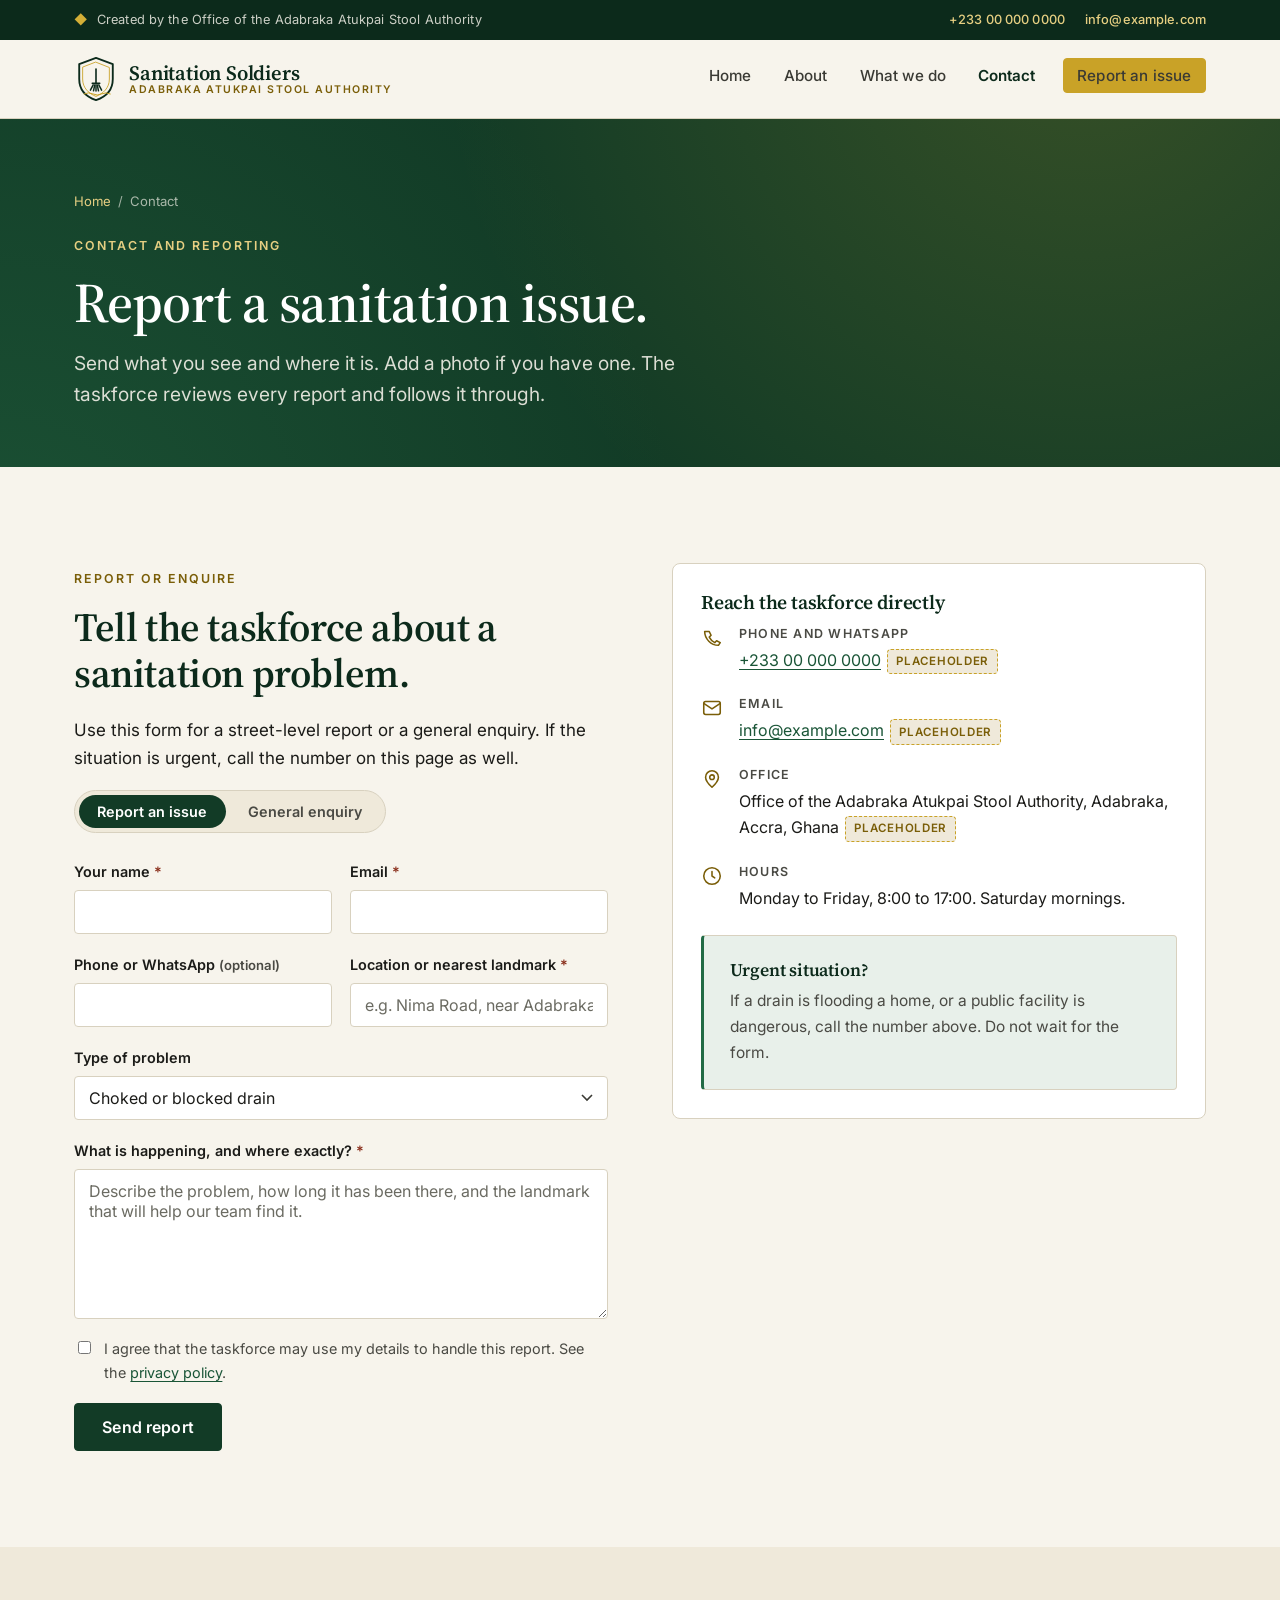
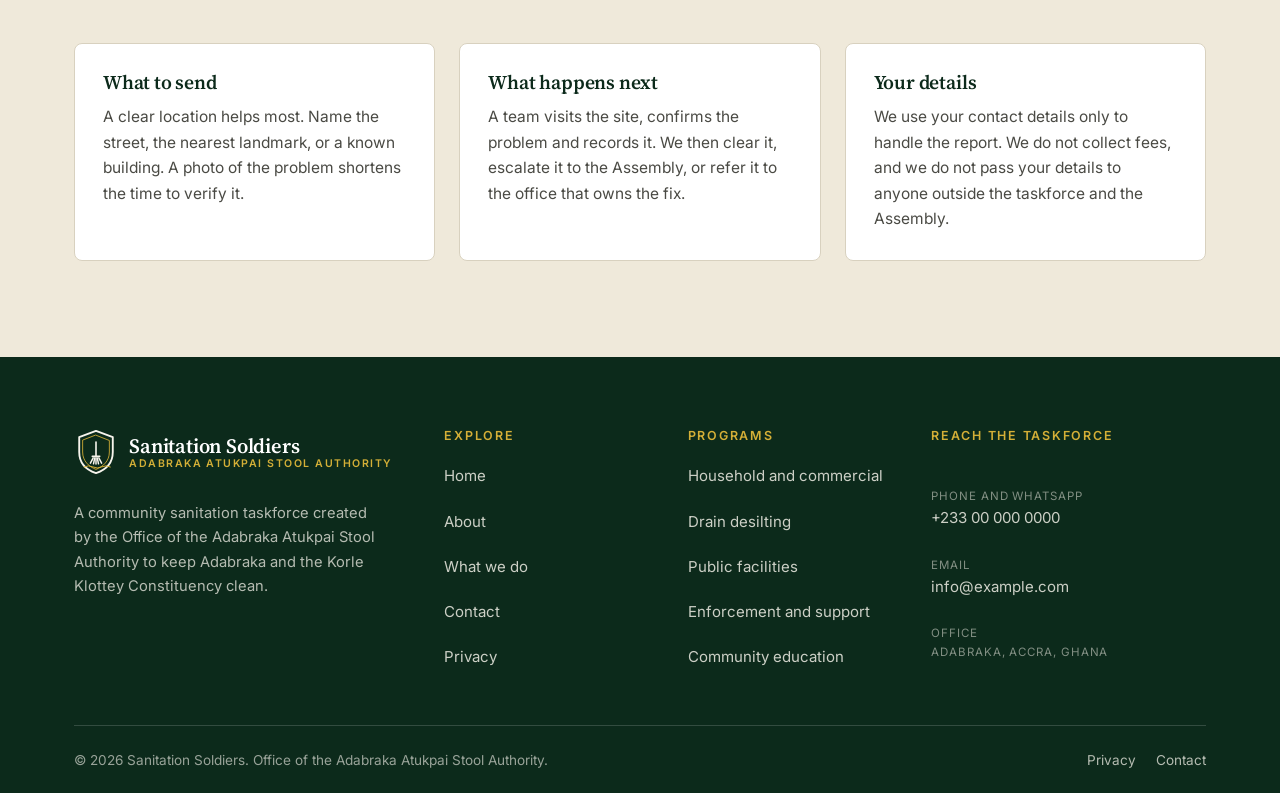
<file: contact.html>
<!doctype html>
<html lang="en">
<head>
<meta charset="utf-8">
<meta name="viewport" content="width=device-width, initial-scale=1">
<title>Contact and Report | Sanitation Soldiers</title>
<meta name="description" content="Report a sanitation issue in Adabraka or contact the Sanitation Soldiers taskforce. Choked drains, dumping, public facilities and community programmes.">
<link rel="canonical" href="https://passportjuice.github.io/sanitation-soldiers/contact.html">
<meta name="theme-color" content="#123b26">
<link rel="icon" href="assets/img/favicon.svg" type="image/svg+xml">
<link rel="apple-touch-icon" href="assets/img/favicon.svg">

<meta property="og:type" content="website">
<meta property="og:site_name" content="Sanitation Soldiers">
<meta property="og:title" content="Contact and Report | Sanitation Soldiers">
<meta property="og:description" content="Report a sanitation issue in Adabraka or contact the taskforce directly.">
<meta property="og:url" content="https://passportjuice.github.io/sanitation-soldiers/contact.html">
<meta property="og:image" content="https://passportjuice.github.io/sanitation-soldiers/assets/img/og.png">
<meta property="og:image:width" content="1200">
<meta property="og:image:height" content="630">
<meta property="og:image:type" content="image/png">
<meta property="og:image:alt" content="Sanitation Soldiers emblem on a green background, with the words: The community's own watch over its streets.">
<meta property="og:locale" content="en_GH">
<meta name="twitter:card" content="summary_large_image">
<meta name="twitter:title" content="Contact and Report | Sanitation Soldiers">
<meta name="twitter:description" content="Report a sanitation issue in Adabraka or contact the taskforce directly.">
<meta name="twitter:image" content="https://passportjuice.github.io/sanitation-soldiers/assets/img/og.png">
<meta name="twitter:image:alt" content="Sanitation Soldiers emblem on a green background, with the words: The community's own watch over its streets.">

<link rel="preconnect" href="https://fonts.googleapis.com">
<link rel="preconnect" href="https://fonts.gstatic.com" crossorigin>
<link href="https://fonts.googleapis.com/css2?family=Inter:wght@400;500;600;700&family=Source+Serif+4:opsz,wght@8..60,400;8..60,600;8..60,700&display=swap" rel="stylesheet">
<link rel="stylesheet" href="assets/css/main.css">

<script type="application/ld+json">
{
  "@context": "https://schema.org",
  "@type": "NGO",
  "name": "Sanitation Soldiers",
  "alternateName": "Adabraka Sanitation Taskforce",
  "url": "https://passportjuice.github.io/sanitation-soldiers/contact.html",
  "logo": "https://passportjuice.github.io/sanitation-soldiers/assets/img/logo.svg",
  "image": "https://passportjuice.github.io/sanitation-soldiers/assets/img/og.png",
  "description": "An environmental sanitation taskforce created by the Office of the Adabraka Atukpai Stool Authority to resolve sanitation issues in Adabraka and the Korle Klottey Constituency, Accra, Ghana.",
  "foundingOrganization": {
    "@type": "Organization",
    "name": "Office of the Adabraka Atukpai Stool Authority"
  },
  "areaServed": [
    { "@type": "AdministrativeArea", "name": "Adabraka, Accra" },
    { "@type": "AdministrativeArea", "name": "Korle Klottey Municipal Assembly" }
  ],
  "address": {
    "@type": "PostalAddress",
    "addressLocality": "Adabraka",
    "addressRegion": "Greater Accra",
    "addressCountry": "GH"
  },
  "contactPoint": {
    "@type": "ContactPoint",
    "contactType": "customer service",
    "telephone": "+233-00-000-0000",
    "email": "info@example.com",
    "areaServed": "GH",
    "availableLanguage": ["en"]
  }
}
</script>
</head>
<body>
<a class="skip-link" href="#main">Skip to content</a>

<header class="site-header">
  <div class="topbar">
    <div class="container topbar__inner">
      <div class="topbar__group">
        <span><span class="topbar__dot" aria-hidden="true">&#9670;</span> Created by the Office of the Adabraka Atukpai Stool Authority</span>
      </div>
      <div class="topbar__group topbar__group--contact">
        <a href="tel:+233000000000">+233 00 000 0000</a>
        <a href="mailto:info@example.com">info@example.com</a>
      </div>
    </div>
  </div>
  <div class="container">
    <nav class="nav" aria-label="Primary">
      <a class="brand" href="index.html" aria-label="Sanitation Soldiers, home">
        <svg class="brand__emblem emblem" viewBox="0 0 64 74" aria-hidden="true" focusable="false">
          <path class="em-body" stroke-width="3" d="M32 3 L59 13 V37 C59 55 47 66 32 71 C17 66 5 55 5 37 V13 Z"/>
          <path class="em-accent" stroke-width="1.4" d="M32 10 L53.5 18.5 V37 C53.5 51.5 43.5 60.5 32 65 C20.5 60.5 10.5 51.5 10.5 37 V18.5 Z"/>
          <path class="em-body" stroke-width="2.6" d="M32 21 V44"/>
          <path class="em-body" stroke-width="2.6" d="M26 44 H38"/>
          <path class="em-body" stroke-width="2.4" d="M27.5 46.5 L23 55"/>
          <path class="em-body" stroke-width="2.4" d="M30 46.5 L28 56"/>
          <path class="em-body" stroke-width="2.4" d="M32 46.5 V56.5"/>
          <path class="em-body" stroke-width="2.4" d="M34 46.5 L36 56"/>
          <path class="em-body" stroke-width="2.4" d="M36.5 46.5 L41 55"/>
          <path class="em-accent" stroke-width="1.6" d="M13 61 Q20 57.5 27 61 T41 61 T55 61"/>
        </svg>
        <span class="brand__text">
          <span class="brand__name">Sanitation Soldiers</span>
          <span class="brand__sub">Adabraka Atukpai Stool Authority</span>
        </span>
      </a>
      <button class="nav__toggle" type="button" aria-expanded="false" aria-controls="primary-nav" aria-label="Open menu">
        <svg class="icon-open" viewBox="0 0 24 24" aria-hidden="true" fill="none" stroke="currentColor" stroke-width="2" stroke-linecap="round"><path d="M4 7h16M4 12h16M4 17h16"/></svg>
        <svg class="icon-close" viewBox="0 0 24 24" aria-hidden="true" fill="none" stroke="currentColor" stroke-width="2" stroke-linecap="round"><path d="M6 6l12 12M18 6L6 18"/></svg>
      </button>
      <ul class="nav__links" id="primary-nav">
        <li><a href="index.html">Home</a></li>
        <li><a href="about.html">About</a></li>
        <li><a href="services.html">What we do</a></li>
        <li><a href="contact.html" aria-current="page">Contact</a></li>
        <li class="nav__cta"><a class="btn btn--gold" href="contact.html#report">Report an issue</a></li>
      </ul>
    </nav>
  </div>
</header>

<main id="main">

  <section class="page-head">
    <div class="container">
      <div class="page-head__inner">
        <nav class="breadcrumbs" aria-label="Breadcrumb">
          <a href="index.html">Home</a><span aria-hidden="true">/</span>Contact
        </nav>
        <span class="eyebrow">Contact and reporting</span>
        <h1>Report a sanitation issue.</h1>
        <p class="page-head__lead">Send what you see and where it is. Add a photo if you have one. The taskforce reviews every report and follows it through.</p>
      </div>
    </div>
  </section>

  <section class="section section--paper" id="report">
    <div class="container">
      <div class="split" style="align-items:start;">
        <div class="split__body">
          <span class="eyebrow">Report or enquire</span>
          <h2>Tell the taskforce about a sanitation problem.</h2>
          <p>Use this form for a street-level report or a general enquiry. If the situation is urgent, call the number on this page as well.</p>

          <form class="form" id="report-form" action="https://api.web3forms.com/submit" method="POST" novalidate>
            <input type="hidden" name="access_key" value="YOUR-WEB3FORMS-ACCESS-KEY">
            <input type="hidden" name="subject" value="Sanitation issue report">
            <input type="hidden" name="mode" value="report">
            <input type="checkbox" name="botcheck" class="hp-field" tabindex="-1" autocomplete="off" aria-hidden="true">

            <div>
              <div class="segment" role="group" aria-label="What kind of message is this">
                <button type="button" data-mode="report" aria-pressed="true">Report an issue</button>
                <button type="button" data-mode="enquiry" aria-pressed="false">General enquiry</button>
              </div>
            </div>

            <div class="form__row form__row--2">
              <div class="field">
                <label for="name">Your name <span class="req" aria-hidden="true">*</span></label>
                <input type="text" id="name" name="name" autocomplete="name" required>
              </div>
              <div class="field">
                <label for="email">Email <span class="req" aria-hidden="true">*</span></label>
                <input type="email" id="email" name="email" autocomplete="email" required>
              </div>
            </div>

            <div class="form__row form__row--2">
              <div class="field">
                <label for="phone">Phone or WhatsApp <span class="hint">(optional)</span></label>
                <input type="tel" id="phone" name="phone" autocomplete="tel">
              </div>
              <div class="field" id="field-location">
                <label for="location">Location or nearest landmark <span class="req" aria-hidden="true">*</span></label>
                <input type="text" id="location" name="location" placeholder="e.g. Nima Road, near Adabraka market" required>
              </div>
            </div>

            <div class="field">
              <label for="category">Type of problem</label>
              <select id="category" name="category">
                <option value="Choked drain">Choked or blocked drain</option>
                <option value="Refuse dumping">Refuse dumping</option>
                <option value="Open defecation">Open defecation</option>
                <option value="Public toilet or waste point">Public toilet or waste point</option>
                <option value="Structure over drain">Structure built over a drain</option>
                <option value="Community programme">Community programme or invitation</option>
                <option value="Other">Something else</option>
              </select>
            </div>

            <div class="field">
              <label for="message">What is happening, and where exactly? <span class="req" aria-hidden="true">*</span></label>
              <textarea id="message" name="message" required placeholder="Describe the problem, how long it has been there, and the landmark that will help our team find it."></textarea>
            </div>

            <label class="form__consent" for="consent">
              <input type="checkbox" id="consent" name="consent" value="Yes" required>
              <span>I agree that the taskforce may use my details to handle this report. See the <a href="privacy.html">privacy policy</a>.</span>
            </label>

            <div>
              <button type="submit" class="btn btn--green btn--lg">Send report</button>
            </div>

            <div class="form__status" id="form-status" role="status" aria-live="polite"></div>
          </form>
        </div>

        <aside class="split__media" aria-label="Contact details">
          <div class="card">
            <h3 class="mb-3">Reach the taskforce directly</h3>
            <ul class="contact-list">
              <li>
                <svg viewBox="0 0 24 24" aria-hidden="true" fill="none" stroke="currentColor" stroke-width="1.7" stroke-linecap="round" stroke-linejoin="round"><path d="M4 5c0 8 7 15 15 15l2-3-4-2-2 2a13 13 0 0 1-6-6l2-2-2-4z"/></svg>
                <div>
                  <div class="label">Phone and WhatsApp</div>
                  <div class="value"><a href="tel:+233000000000">+233 00 000 0000</a><span class="placeholder-note">placeholder</span></div>
                </div>
              </li>
              <li>
                <svg viewBox="0 0 24 24" aria-hidden="true" fill="none" stroke="currentColor" stroke-width="1.7" stroke-linecap="round" stroke-linejoin="round"><rect x="3" y="5" width="18" height="14" rx="2"/><path d="M3 7l9 6 9-6"/></svg>
                <div>
                  <div class="label">Email</div>
                  <div class="value"><a href="mailto:info@example.com">info@example.com</a><span class="placeholder-note">placeholder</span></div>
                </div>
              </li>
              <li>
                <svg viewBox="0 0 24 24" aria-hidden="true" fill="none" stroke="currentColor" stroke-width="1.7" stroke-linecap="round" stroke-linejoin="round"><path d="M12 21s7-6.5 7-11a7 7 0 1 0-14 0c0 4.5 7 11 7 11z"/><circle cx="12" cy="10" r="2.5"/></svg>
                <div>
                  <div class="label">Office</div>
                  <div class="value">Office of the Adabraka Atukpai Stool Authority, Adabraka, Accra, Ghana<span class="placeholder-note">placeholder</span></div>
                </div>
              </li>
              <li>
                <svg viewBox="0 0 24 24" aria-hidden="true" fill="none" stroke="currentColor" stroke-width="1.7" stroke-linecap="round" stroke-linejoin="round"><circle cx="12" cy="12" r="9"/><path d="M12 7v5l3 2"/></svg>
                <div>
                  <div class="label">Hours</div>
                  <div class="value">Monday to Friday, 8:00 to 17:00. Saturday mornings.</div>
                </div>
              </li>
            </ul>
            <div class="callout callout--green mt-3">
              <h3>Urgent situation?</h3>
              <p class="mb-0">If a drain is flooding a home, or a public facility is dangerous, call the number above. Do not wait for the form.</p>
            </div>
          </div>
        </aside>
      </div>
    </div>
  </section>

  <section class="section section--paper-2">
    <div class="container">
      <div class="grid grid-3" data-reveal>
        <div class="card">
          <h3>What to send</h3>
          <p>A clear location helps most. Name the street, the nearest landmark, or a known building. A photo of the problem shortens the time to verify it.</p>
        </div>
        <div class="card">
          <h3>What happens next</h3>
          <p>A team visits the site, confirms the problem and records it. We then clear it, escalate it to the Assembly, or refer it to the office that owns the fix.</p>
        </div>
        <div class="card">
          <h3>Your details</h3>
          <p>We use your contact details only to handle the report. We do not collect fees, and we do not pass your details to anyone outside the taskforce and the Assembly.</p>
        </div>
      </div>
    </div>
  </section>

</main>

<footer class="site-footer">
  <div class="container">
    <div class="footer__grid">
      <div class="footer__brand">
        <a class="brand" href="index.html" aria-label="Sanitation Soldiers, home">
          <svg class="brand__emblem emblem" viewBox="0 0 64 74" aria-hidden="true" focusable="false">
            <path class="em-body" stroke-width="3" d="M32 3 L59 13 V37 C59 55 47 66 32 71 C17 66 5 55 5 37 V13 Z"/>
            <path class="em-accent" stroke-width="1.4" d="M32 10 L53.5 18.5 V37 C53.5 51.5 43.5 60.5 32 65 C20.5 60.5 10.5 51.5 10.5 37 V18.5 Z"/>
            <path class="em-body" stroke-width="2.6" d="M32 21 V44"/>
            <path class="em-body" stroke-width="2.6" d="M26 44 H38"/>
            <path class="em-body" stroke-width="2.4" d="M27.5 46.5 L23 55"/>
            <path class="em-body" stroke-width="2.4" d="M30 46.5 L28 56"/>
            <path class="em-body" stroke-width="2.4" d="M32 46.5 V56.5"/>
            <path class="em-body" stroke-width="2.4" d="M34 46.5 L36 56"/>
            <path class="em-body" stroke-width="2.4" d="M36.5 46.5 L41 55"/>
            <path class="em-accent" stroke-width="1.6" d="M13 61 Q20 57.5 27 61 T41 61 T55 61"/>
          </svg>
          <span class="brand__text">
            <span class="brand__name">Sanitation Soldiers</span>
            <span class="brand__sub">Adabraka Atukpai Stool Authority</span>
          </span>
        </a>
        <p>A community sanitation taskforce created by the Office of the Adabraka Atukpai Stool Authority to keep Adabraka and the Korle Klottey Constituency clean.</p>
      </div>
      <nav aria-label="Footer">
        <h4>Explore</h4>
        <ul class="footer__links">
          <li><a href="index.html">Home</a></li>
          <li><a href="about.html">About</a></li>
          <li><a href="services.html">What we do</a></li>
          <li><a href="contact.html">Contact</a></li>
          <li><a href="privacy.html">Privacy</a></li>
        </ul>
      </nav>
      <div>
        <h4>Programs</h4>
        <ul class="footer__links">
          <li><a href="services.html#household">Household and commercial</a></li>
          <li><a href="services.html#drains">Drain desilting</a></li>
          <li><a href="services.html#facilities">Public facilities</a></li>
          <li><a href="services.html#enforcement">Enforcement and support</a></li>
          <li><a href="services.html#education">Community education</a></li>
        </ul>
      </div>
      <div class="footer__contact">
        <h4>Reach the taskforce</h4>
        <div><span>Phone and WhatsApp</span><a href="tel:+233000000000">+233 00 000 0000</a></div>
        <div><span>Email</span><a href="mailto:info@example.com">info@example.com</a></div>
        <div><span>Office</span><span>Adabraka, Accra, Ghana</span></div>
      </div>
    </div>
    <div class="footer__bottom">
      <p class="mb-0">&copy; <span data-year>2026</span> Sanitation Soldiers. Office of the Adabraka Atukpai Stool Authority.</p>
      <div class="footer__legal">
        <a href="privacy.html">Privacy</a>
        <a href="contact.html">Contact</a>
      </div>
    </div>
  </div>
</footer>

<script src="assets/js/main.js" defer></script>
</body>
</html>
</file>
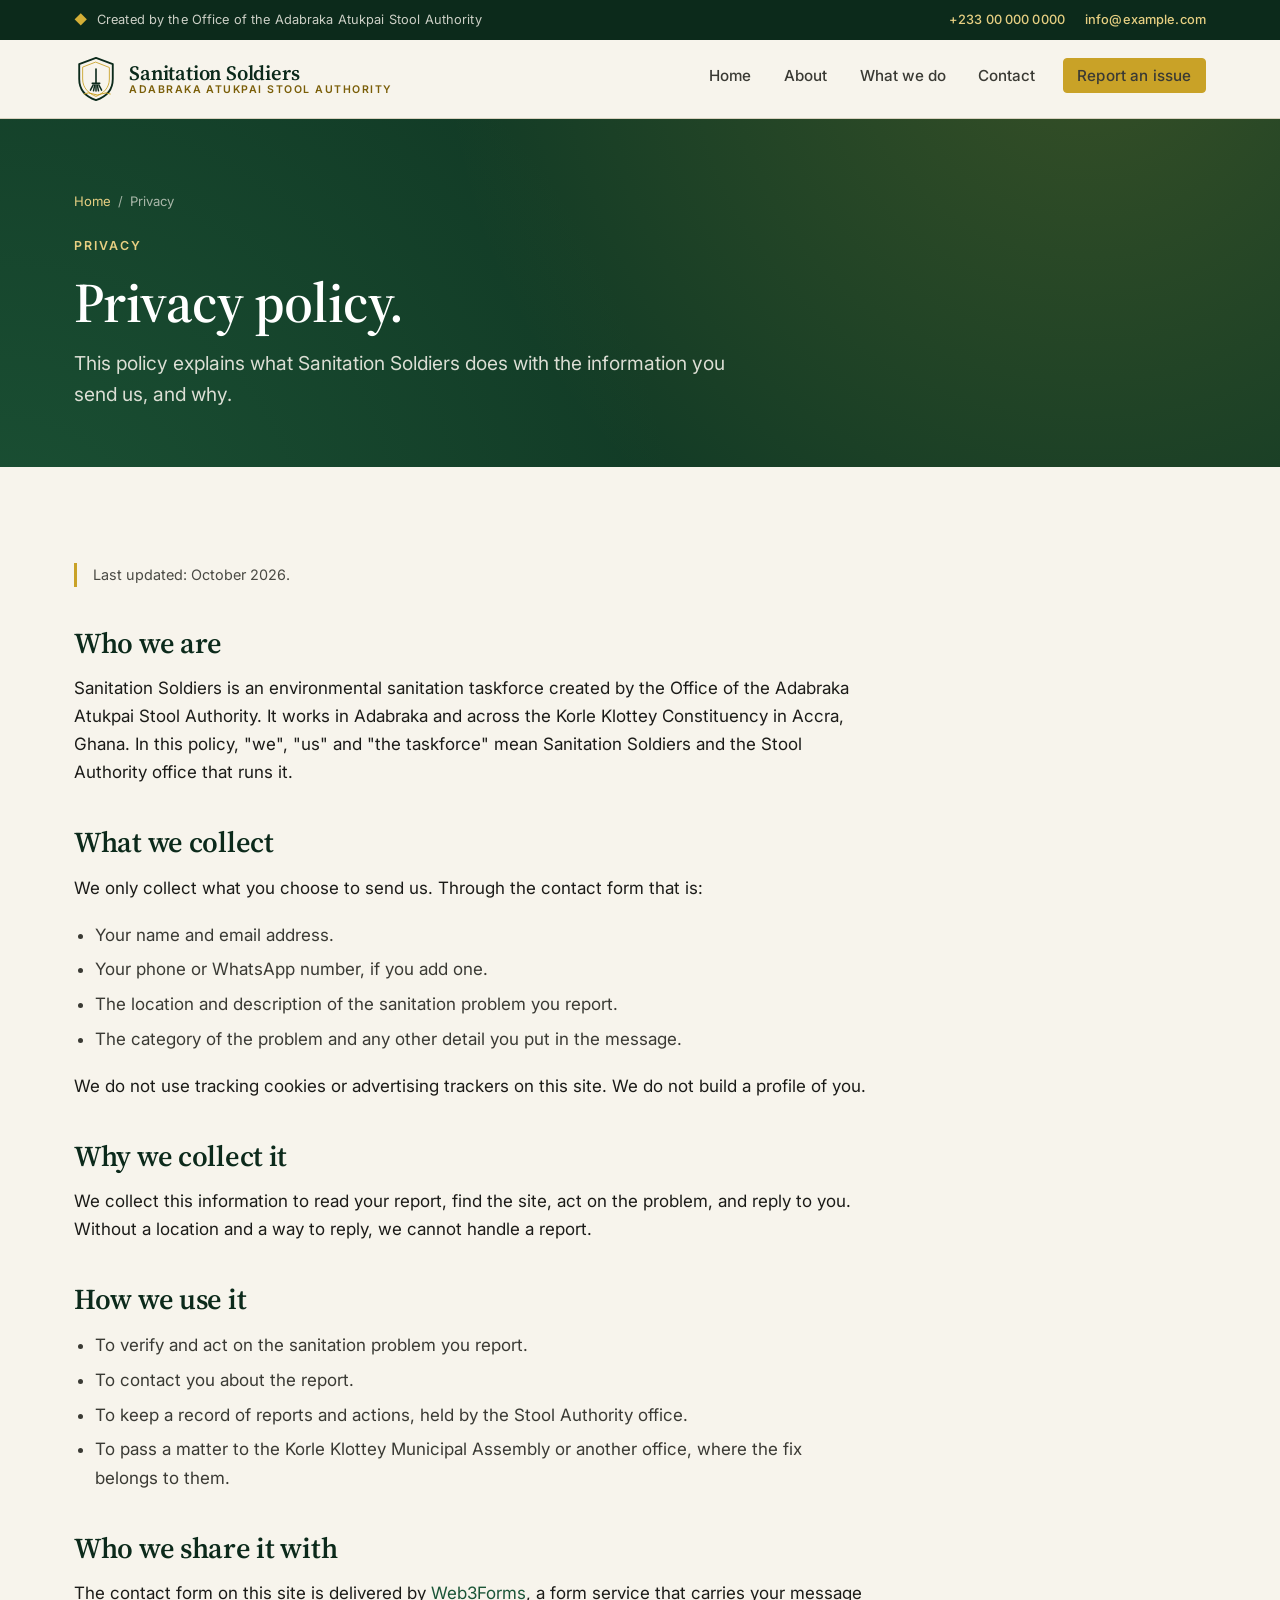
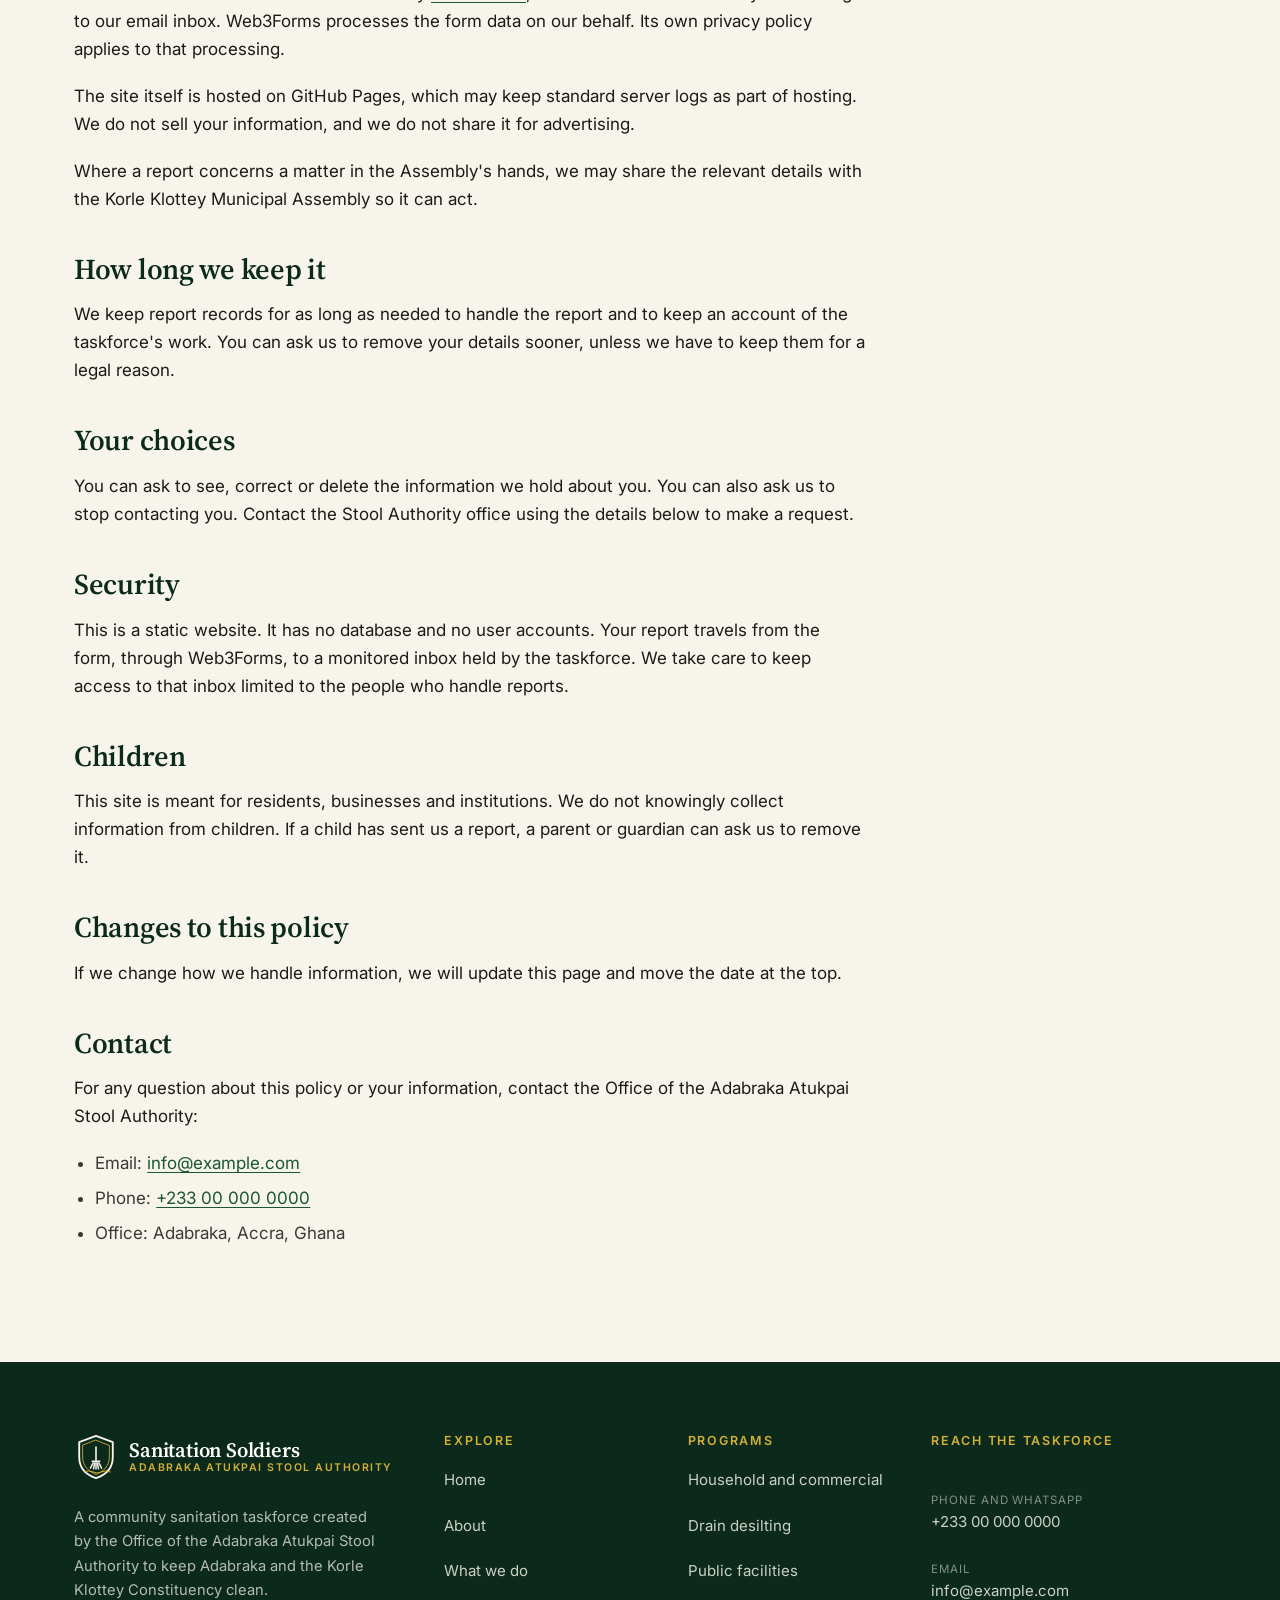
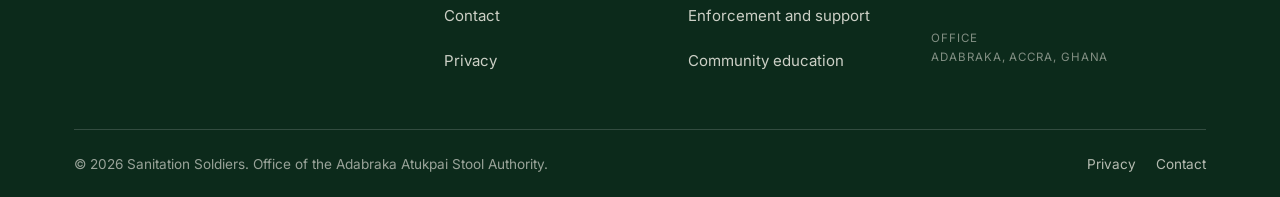
<file: privacy.html>
<!doctype html>
<html lang="en">
<head>
<meta charset="utf-8">
<meta name="viewport" content="width=device-width, initial-scale=1">
<title>Privacy Policy | Sanitation Soldiers</title>
<meta name="description" content="How Sanitation Soldiers handles the information you send through this website, including reports made through the contact form.">
<link rel="canonical" href="https://passportjuice.github.io/sanitation-soldiers/privacy.html">
<meta name="theme-color" content="#123b26">
<link rel="icon" href="assets/img/favicon.svg" type="image/svg+xml">
<link rel="apple-touch-icon" href="assets/img/favicon.svg">

<meta property="og:type" content="website">
<meta property="og:site_name" content="Sanitation Soldiers">
<meta property="og:title" content="Privacy Policy | Sanitation Soldiers">
<meta property="og:description" content="How the Adabraka sanitation taskforce handles the information you send through this website.">
<meta property="og:url" content="https://passportjuice.github.io/sanitation-soldiers/privacy.html">
<meta property="og:image" content="https://passportjuice.github.io/sanitation-soldiers/assets/img/og.png">
<meta property="og:image:width" content="1200">
<meta property="og:image:height" content="630">
<meta property="og:image:type" content="image/png">
<meta property="og:image:alt" content="Sanitation Soldiers emblem on a green background, with the words: The community's own watch over its streets.">
<meta property="og:locale" content="en_GH">
<meta name="twitter:card" content="summary_large_image">
<meta name="twitter:title" content="Privacy Policy | Sanitation Soldiers">
<meta name="twitter:description" content="How the Adabraka sanitation taskforce handles the information you send through this website.">
<meta name="twitter:image" content="https://passportjuice.github.io/sanitation-soldiers/assets/img/og.png">
<meta name="twitter:image:alt" content="Sanitation Soldiers emblem on a green background, with the words: The community's own watch over its streets.">

<link rel="preconnect" href="https://fonts.googleapis.com">
<link rel="preconnect" href="https://fonts.gstatic.com" crossorigin>
<link href="https://fonts.googleapis.com/css2?family=Inter:wght@400;500;600;700&family=Source+Serif+4:opsz,wght@8..60,400;8..60,600;8..60,700&display=swap" rel="stylesheet">
<link rel="stylesheet" href="assets/css/main.css">

<script type="application/ld+json">
{
  "@context": "https://schema.org",
  "@type": "WebPage",
  "name": "Privacy Policy",
  "url": "https://passportjuice.github.io/sanitation-soldiers/privacy.html",
  "isPartOf": { "@type": "WebSite", "name": "Sanitation Soldiers", "url": "https://passportjuice.github.io/sanitation-soldiers/" },
  "publisher": { "@type": "Organization", "name": "Office of the Adabraka Atukpai Stool Authority" }
}
</script>
</head>
<body>
<a class="skip-link" href="#main">Skip to content</a>

<header class="site-header">
  <div class="topbar">
    <div class="container topbar__inner">
      <div class="topbar__group">
        <span><span class="topbar__dot" aria-hidden="true">&#9670;</span> Created by the Office of the Adabraka Atukpai Stool Authority</span>
      </div>
      <div class="topbar__group topbar__group--contact">
        <a href="tel:+233000000000">+233 00 000 0000</a>
        <a href="mailto:info@example.com">info@example.com</a>
      </div>
    </div>
  </div>
  <div class="container">
    <nav class="nav" aria-label="Primary">
      <a class="brand" href="index.html" aria-label="Sanitation Soldiers, home">
        <svg class="brand__emblem emblem" viewBox="0 0 64 74" aria-hidden="true" focusable="false">
          <path class="em-body" stroke-width="3" d="M32 3 L59 13 V37 C59 55 47 66 32 71 C17 66 5 55 5 37 V13 Z"/>
          <path class="em-accent" stroke-width="1.4" d="M32 10 L53.5 18.5 V37 C53.5 51.5 43.5 60.5 32 65 C20.5 60.5 10.5 51.5 10.5 37 V18.5 Z"/>
          <path class="em-body" stroke-width="2.6" d="M32 21 V44"/>
          <path class="em-body" stroke-width="2.6" d="M26 44 H38"/>
          <path class="em-body" stroke-width="2.4" d="M27.5 46.5 L23 55"/>
          <path class="em-body" stroke-width="2.4" d="M30 46.5 L28 56"/>
          <path class="em-body" stroke-width="2.4" d="M32 46.5 V56.5"/>
          <path class="em-body" stroke-width="2.4" d="M34 46.5 L36 56"/>
          <path class="em-body" stroke-width="2.4" d="M36.5 46.5 L41 55"/>
          <path class="em-accent" stroke-width="1.6" d="M13 61 Q20 57.5 27 61 T41 61 T55 61"/>
        </svg>
        <span class="brand__text">
          <span class="brand__name">Sanitation Soldiers</span>
          <span class="brand__sub">Adabraka Atukpai Stool Authority</span>
        </span>
      </a>
      <button class="nav__toggle" type="button" aria-expanded="false" aria-controls="primary-nav" aria-label="Open menu">
        <svg class="icon-open" viewBox="0 0 24 24" aria-hidden="true" fill="none" stroke="currentColor" stroke-width="2" stroke-linecap="round"><path d="M4 7h16M4 12h16M4 17h16"/></svg>
        <svg class="icon-close" viewBox="0 0 24 24" aria-hidden="true" fill="none" stroke="currentColor" stroke-width="2" stroke-linecap="round"><path d="M6 6l12 12M18 6L6 18"/></svg>
      </button>
      <ul class="nav__links" id="primary-nav">
        <li><a href="index.html">Home</a></li>
        <li><a href="about.html">About</a></li>
        <li><a href="services.html">What we do</a></li>
        <li><a href="contact.html">Contact</a></li>
        <li class="nav__cta"><a class="btn btn--gold" href="contact.html#report">Report an issue</a></li>
      </ul>
    </nav>
  </div>
</header>

<main id="main">

  <section class="page-head">
    <div class="container">
      <div class="page-head__inner">
        <nav class="breadcrumbs" aria-label="Breadcrumb">
          <a href="index.html">Home</a><span aria-hidden="true">/</span>Privacy
        </nav>
        <span class="eyebrow">Privacy</span>
        <h1>Privacy policy.</h1>
        <p class="page-head__lead">This policy explains what Sanitation Soldiers does with the information you send us, and why.</p>
      </div>
    </div>
  </section>

  <section class="section section--paper">
    <div class="container">
      <div class="prose">
        <p class="meta-note">Last updated: October 2026.</p>

        <h2>Who we are</h2>
        <p>Sanitation Soldiers is an environmental sanitation taskforce created by the Office of the Adabraka Atukpai Stool Authority. It works in Adabraka and across the Korle Klottey Constituency in Accra, Ghana. In this policy, "we", "us" and "the taskforce" mean Sanitation Soldiers and the Stool Authority office that runs it.</p>

        <h2>What we collect</h2>
        <p>We only collect what you choose to send us. Through the contact form that is:</p>
        <ul>
          <li>Your name and email address.</li>
          <li>Your phone or WhatsApp number, if you add one.</li>
          <li>The location and description of the sanitation problem you report.</li>
          <li>The category of the problem and any other detail you put in the message.</li>
        </ul>
        <p>We do not use tracking cookies or advertising trackers on this site. We do not build a profile of you.</p>

        <h2>Why we collect it</h2>
        <p>We collect this information to read your report, find the site, act on the problem, and reply to you. Without a location and a way to reply, we cannot handle a report.</p>

        <h2>How we use it</h2>
        <ul>
          <li>To verify and act on the sanitation problem you report.</li>
          <li>To contact you about the report.</li>
          <li>To keep a record of reports and actions, held by the Stool Authority office.</li>
          <li>To pass a matter to the Korle Klottey Municipal Assembly or another office, where the fix belongs to them.</li>
        </ul>

        <h2>Who we share it with</h2>
        <p>The contact form on this site is delivered by <a href="https://web3forms.com" rel="noopener">Web3Forms</a>, a form service that carries your message to our email inbox. Web3Forms processes the form data on our behalf. Its own privacy policy applies to that processing.</p>
        <p>The site itself is hosted on GitHub Pages, which may keep standard server logs as part of hosting. We do not sell your information, and we do not share it for advertising.</p>
        <p>Where a report concerns a matter in the Assembly's hands, we may share the relevant details with the Korle Klottey Municipal Assembly so it can act.</p>

        <h2>How long we keep it</h2>
        <p>We keep report records for as long as needed to handle the report and to keep an account of the taskforce's work. You can ask us to remove your details sooner, unless we have to keep them for a legal reason.</p>

        <h2>Your choices</h2>
        <p>You can ask to see, correct or delete the information we hold about you. You can also ask us to stop contacting you. Contact the Stool Authority office using the details below to make a request.</p>

        <h2>Security</h2>
        <p>This is a static website. It has no database and no user accounts. Your report travels from the form, through Web3Forms, to a monitored inbox held by the taskforce. We take care to keep access to that inbox limited to the people who handle reports.</p>

        <h2>Children</h2>
        <p>This site is meant for residents, businesses and institutions. We do not knowingly collect information from children. If a child has sent us a report, a parent or guardian can ask us to remove it.</p>

        <h2>Changes to this policy</h2>
        <p>If we change how we handle information, we will update this page and move the date at the top.</p>

        <h2>Contact</h2>
        <p>For any question about this policy or your information, contact the Office of the Adabraka Atukpai Stool Authority:</p>
        <ul>
          <li>Email: <a href="mailto:info@example.com">info@example.com</a></li>
          <li>Phone: <a href="tel:+233000000000">+233 00 000 0000</a></li>
          <li>Office: Adabraka, Accra, Ghana</li>
        </ul>
      </div>
    </div>
  </section>

</main>

<footer class="site-footer">
  <div class="container">
    <div class="footer__grid">
      <div class="footer__brand">
        <a class="brand" href="index.html" aria-label="Sanitation Soldiers, home">
          <svg class="brand__emblem emblem" viewBox="0 0 64 74" aria-hidden="true" focusable="false">
            <path class="em-body" stroke-width="3" d="M32 3 L59 13 V37 C59 55 47 66 32 71 C17 66 5 55 5 37 V13 Z"/>
            <path class="em-accent" stroke-width="1.4" d="M32 10 L53.5 18.5 V37 C53.5 51.5 43.5 60.5 32 65 C20.5 60.5 10.5 51.5 10.5 37 V18.5 Z"/>
            <path class="em-body" stroke-width="2.6" d="M32 21 V44"/>
            <path class="em-body" stroke-width="2.6" d="M26 44 H38"/>
            <path class="em-body" stroke-width="2.4" d="M27.5 46.5 L23 55"/>
            <path class="em-body" stroke-width="2.4" d="M30 46.5 L28 56"/>
            <path class="em-body" stroke-width="2.4" d="M32 46.5 V56.5"/>
            <path class="em-body" stroke-width="2.4" d="M34 46.5 L36 56"/>
            <path class="em-body" stroke-width="2.4" d="M36.5 46.5 L41 55"/>
            <path class="em-accent" stroke-width="1.6" d="M13 61 Q20 57.5 27 61 T41 61 T55 61"/>
          </svg>
          <span class="brand__text">
            <span class="brand__name">Sanitation Soldiers</span>
            <span class="brand__sub">Adabraka Atukpai Stool Authority</span>
          </span>
        </a>
        <p>A community sanitation taskforce created by the Office of the Adabraka Atukpai Stool Authority to keep Adabraka and the Korle Klottey Constituency clean.</p>
      </div>
      <nav aria-label="Footer">
        <h4>Explore</h4>
        <ul class="footer__links">
          <li><a href="index.html">Home</a></li>
          <li><a href="about.html">About</a></li>
          <li><a href="services.html">What we do</a></li>
          <li><a href="contact.html">Contact</a></li>
          <li><a href="privacy.html">Privacy</a></li>
        </ul>
      </nav>
      <div>
        <h4>Programs</h4>
        <ul class="footer__links">
          <li><a href="services.html#household">Household and commercial</a></li>
          <li><a href="services.html#drains">Drain desilting</a></li>
          <li><a href="services.html#facilities">Public facilities</a></li>
          <li><a href="services.html#enforcement">Enforcement and support</a></li>
          <li><a href="services.html#education">Community education</a></li>
        </ul>
      </div>
      <div class="footer__contact">
        <h4>Reach the taskforce</h4>
        <div><span>Phone and WhatsApp</span><a href="tel:+233000000000">+233 00 000 0000</a></div>
        <div><span>Email</span><a href="mailto:info@example.com">info@example.com</a></div>
        <div><span>Office</span><span>Adabraka, Accra, Ghana</span></div>
      </div>
    </div>
    <div class="footer__bottom">
      <p class="mb-0">&copy; <span data-year>2026</span> Sanitation Soldiers. Office of the Adabraka Atukpai Stool Authority.</p>
      <div class="footer__legal">
        <a href="privacy.html">Privacy</a>
        <a href="contact.html">Contact</a>
      </div>
    </div>
  </div>
</footer>

<script src="assets/js/main.js" defer></script>
</body>
</html>
</file>
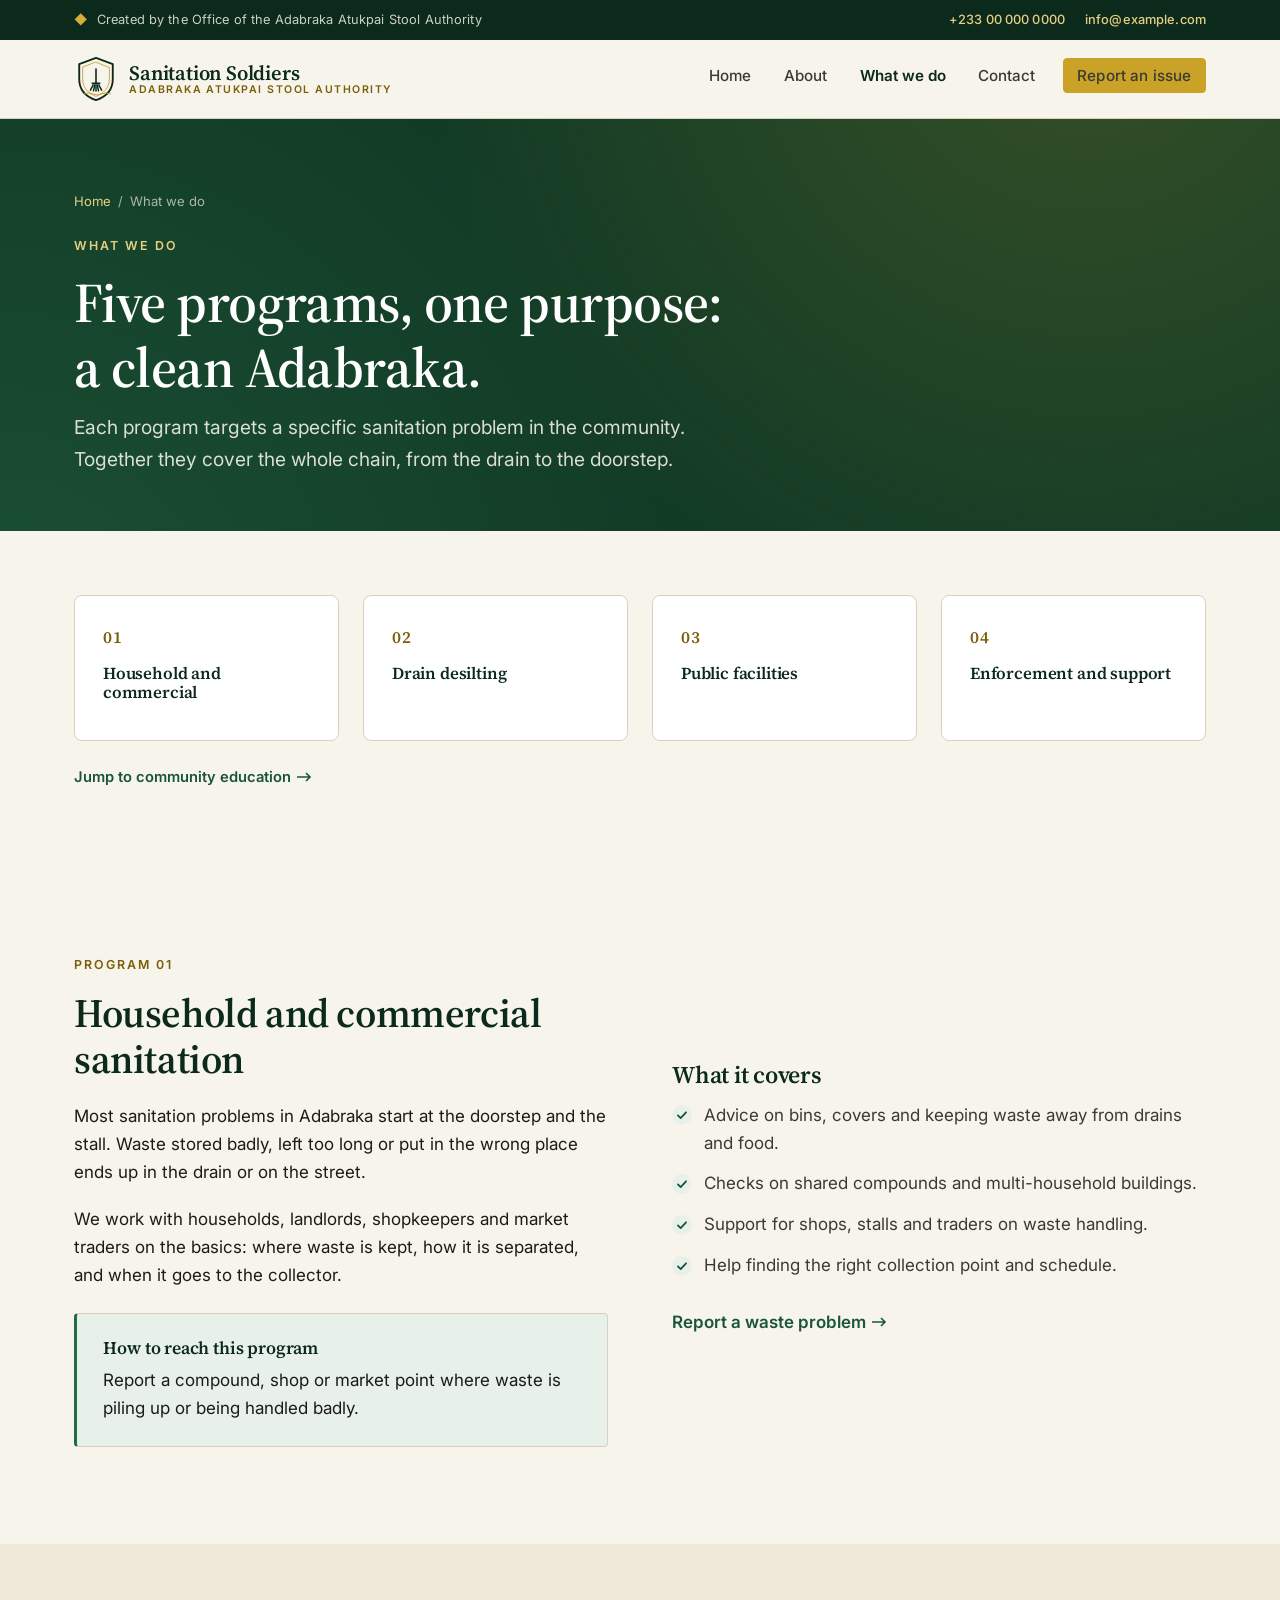
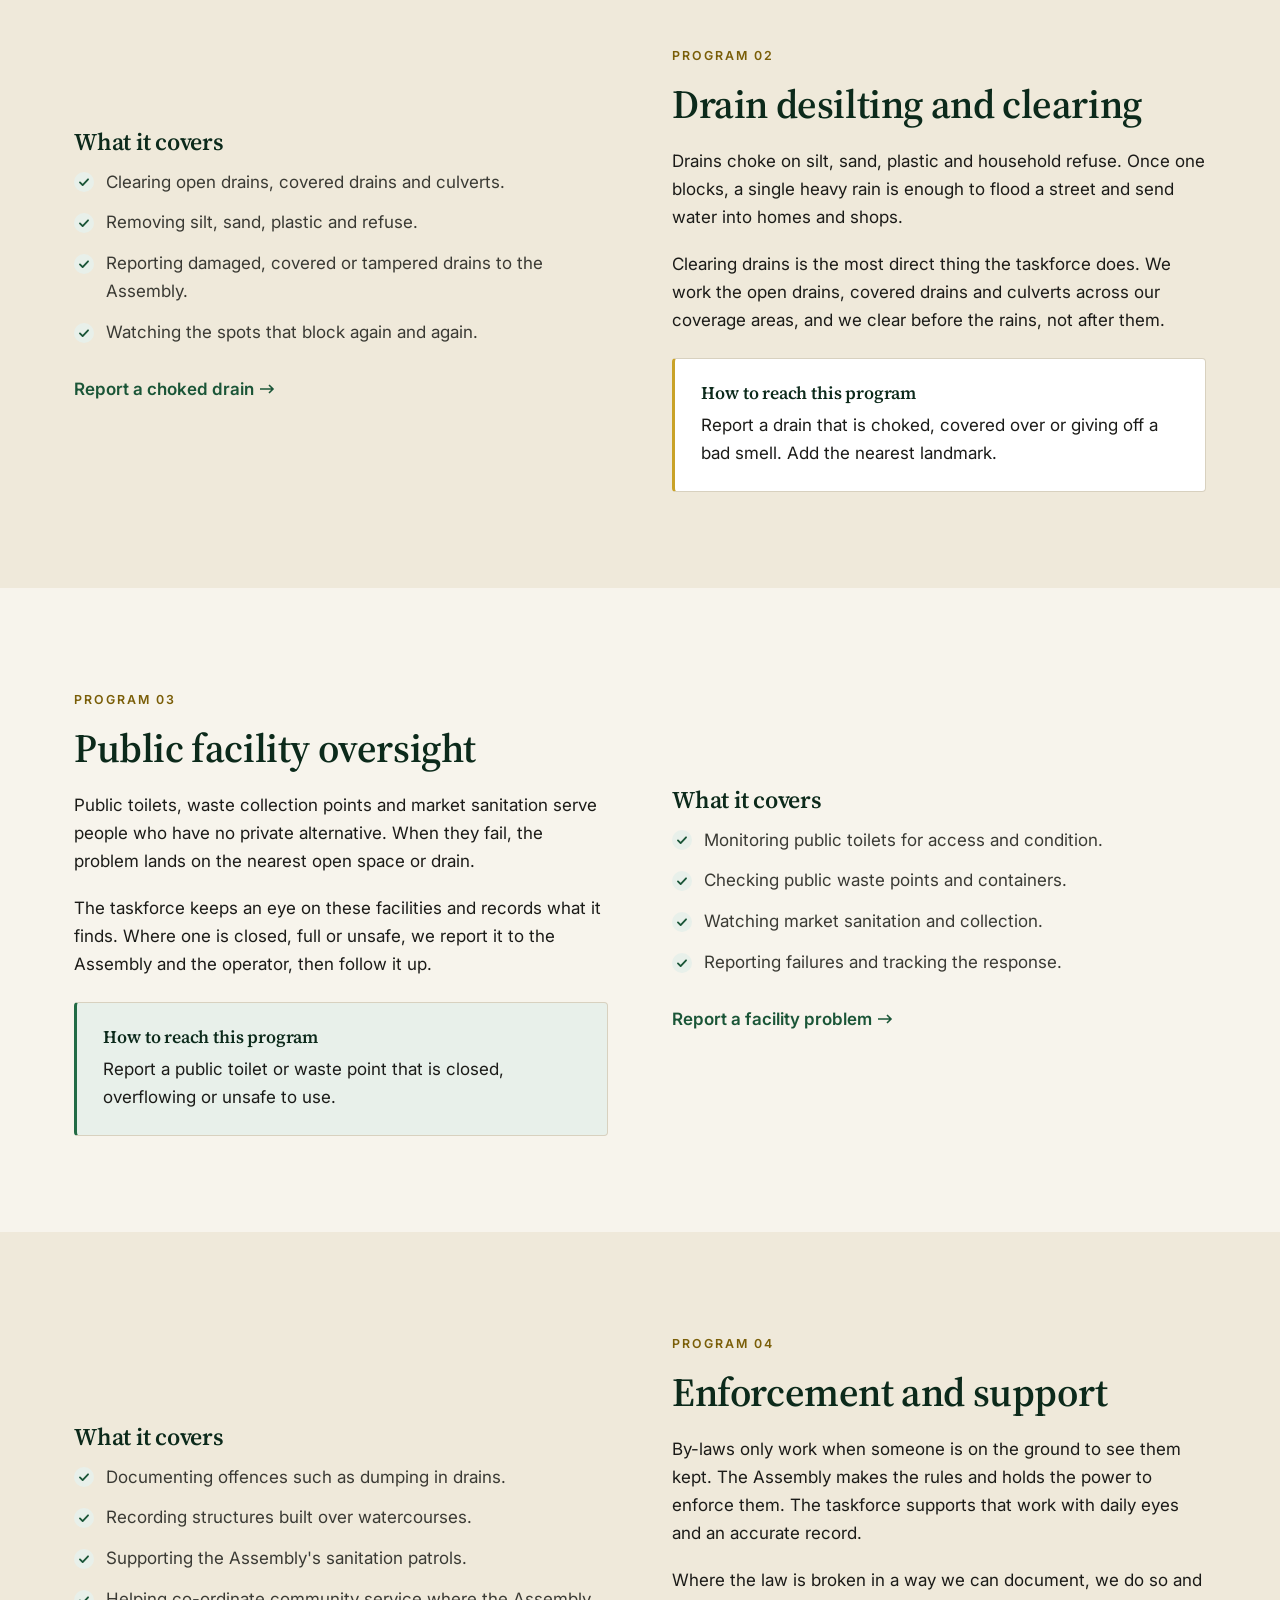
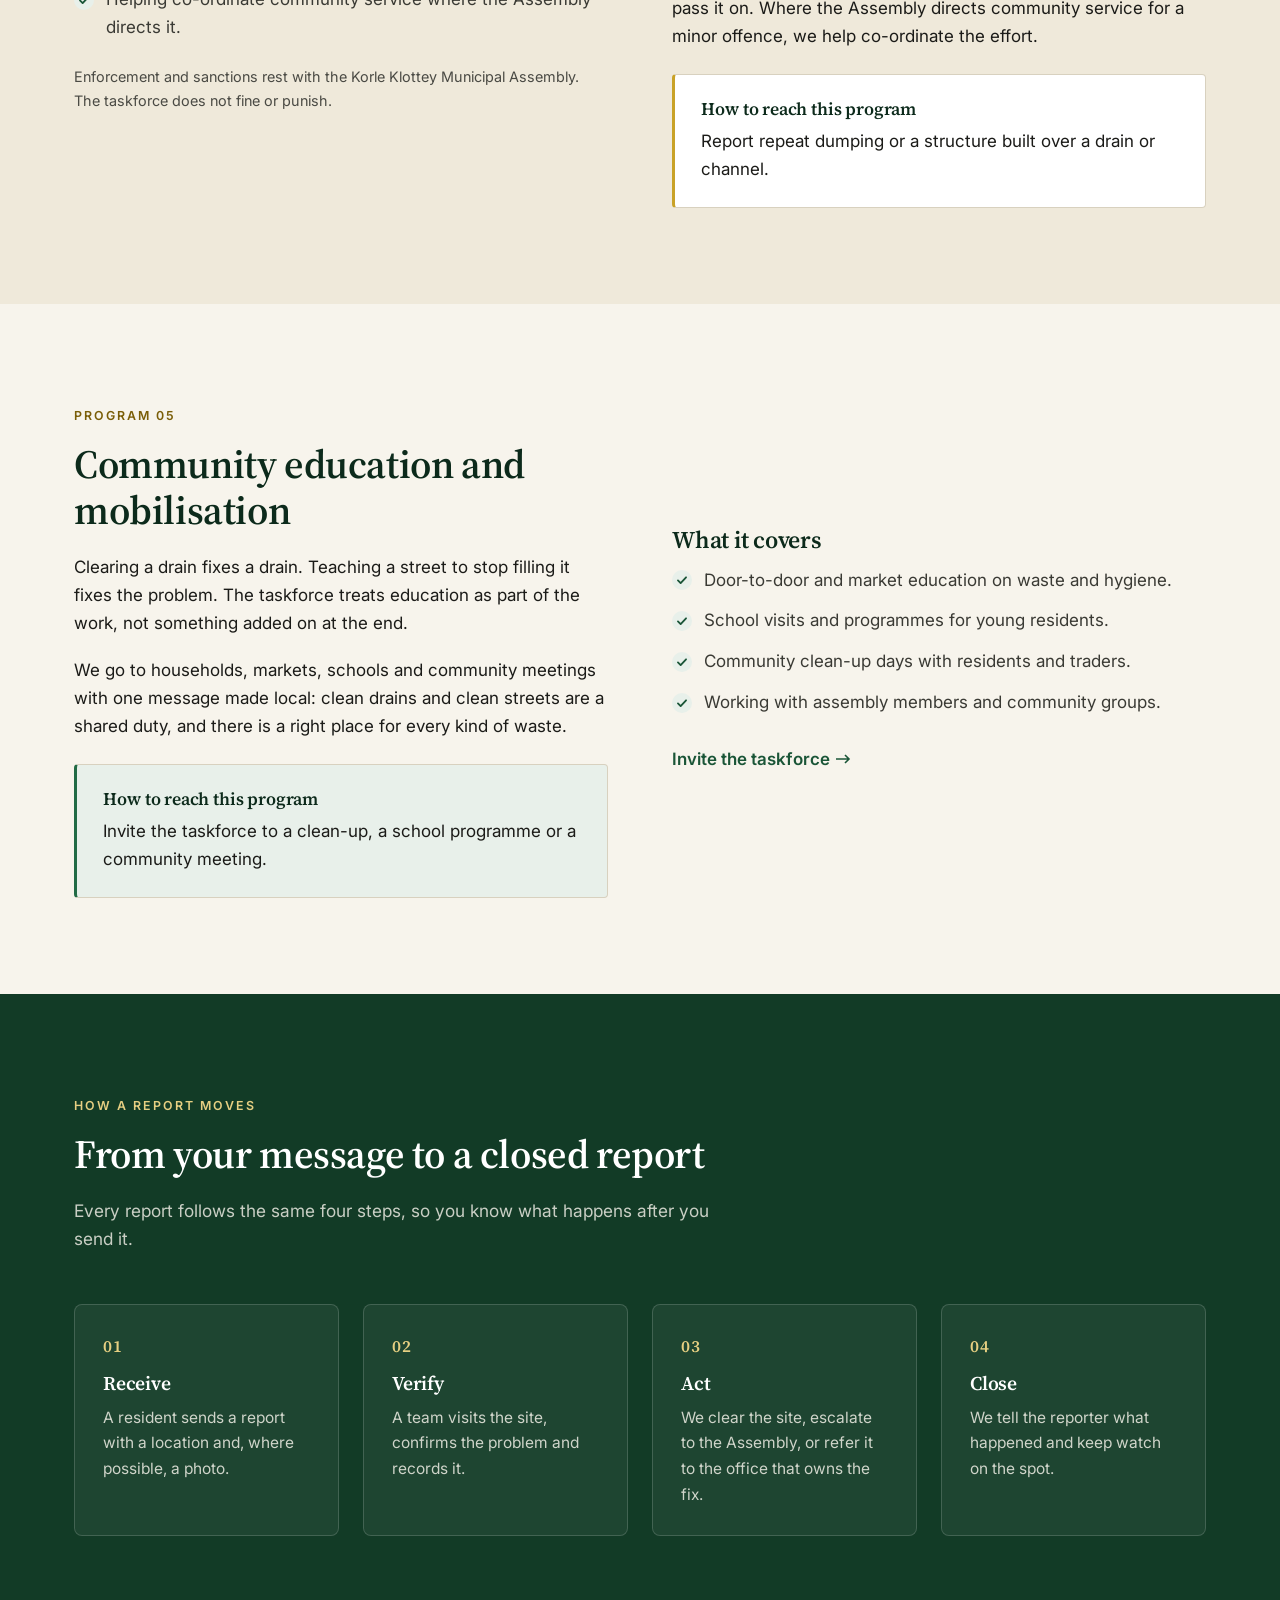
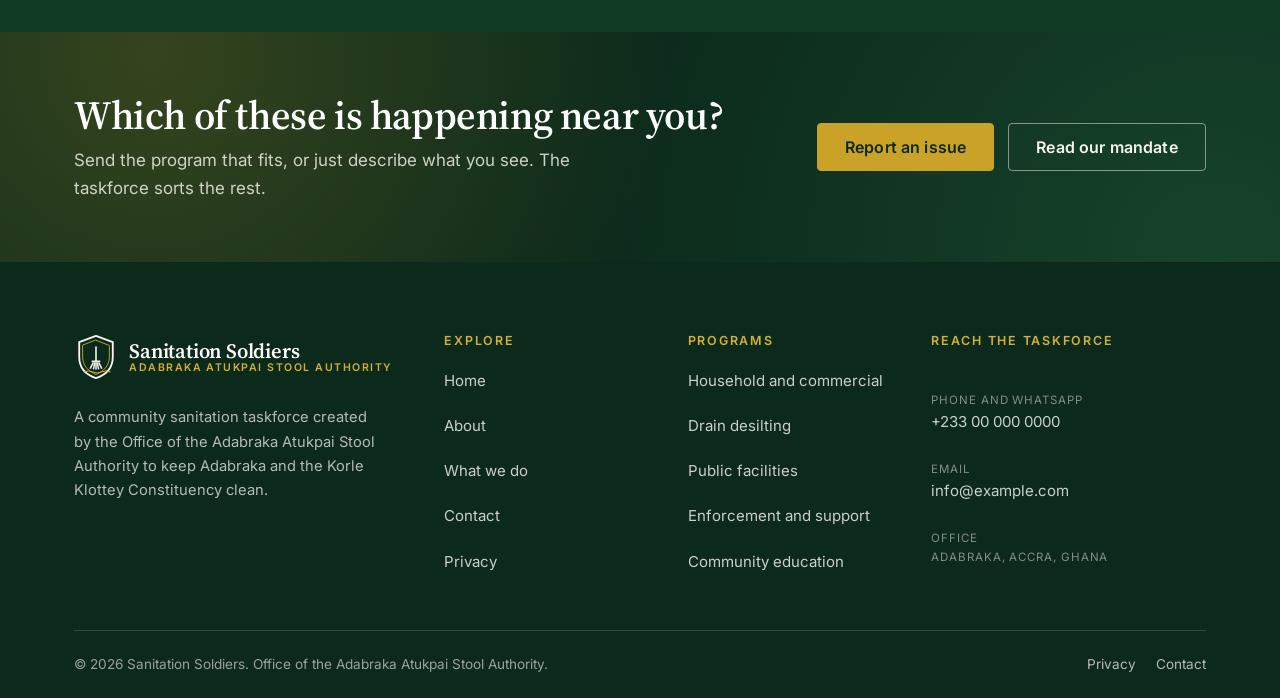
<file: services.html>
<!doctype html>
<html lang="en">
<head>
<meta charset="utf-8">
<meta name="viewport" content="width=device-width, initial-scale=1">
<title>What We Do | Sanitation Soldiers</title>
<meta name="description" content="Five sanitation programs run by Sanitation Soldiers in Adabraka: household and commercial sanitation, drain desilting, public facility oversight, enforcement support and community education.">
<link rel="canonical" href="https://passportjuice.github.io/sanitation-soldiers/services.html">
<meta name="theme-color" content="#123b26">
<link rel="icon" href="assets/img/favicon.svg" type="image/svg+xml">
<link rel="apple-touch-icon" href="assets/img/favicon.svg">

<meta property="og:type" content="website">
<meta property="og:site_name" content="Sanitation Soldiers">
<meta property="og:title" content="What We Do | Sanitation Soldiers">
<meta property="og:description" content="Household and commercial sanitation, drain desilting, public facility oversight, enforcement support and community education across Adabraka.">
<meta property="og:url" content="https://passportjuice.github.io/sanitation-soldiers/services.html">
<meta property="og:image" content="https://passportjuice.github.io/sanitation-soldiers/assets/img/og.png">
<meta property="og:image:width" content="1200">
<meta property="og:image:height" content="630">
<meta property="og:image:type" content="image/png">
<meta property="og:image:alt" content="Sanitation Soldiers emblem on a green background, with the words: The community's own watch over its streets.">
<meta property="og:locale" content="en_GH">
<meta name="twitter:card" content="summary_large_image">
<meta name="twitter:title" content="What We Do | Sanitation Soldiers">
<meta name="twitter:description" content="Five sanitation programs run across Adabraka by the Adabraka Atukpai Stool Authority taskforce.">
<meta name="twitter:image" content="https://passportjuice.github.io/sanitation-soldiers/assets/img/og.png">
<meta name="twitter:image:alt" content="Sanitation Soldiers emblem on a green background, with the words: The community's own watch over its streets.">

<link rel="preconnect" href="https://fonts.googleapis.com">
<link rel="preconnect" href="https://fonts.gstatic.com" crossorigin>
<link href="https://fonts.googleapis.com/css2?family=Inter:wght@400;500;600;700&family=Source+Serif+4:opsz,wght@8..60,400;8..60,600;8..60,700&display=swap" rel="stylesheet">
<link rel="stylesheet" href="assets/css/main.css">

<script type="application/ld+json">
{
  "@context": "https://schema.org",
  "@type": "NGO",
  "name": "Sanitation Soldiers",
  "alternateName": "Adabraka Sanitation Taskforce",
  "url": "https://passportjuice.github.io/sanitation-soldiers/services.html",
  "logo": "https://passportjuice.github.io/sanitation-soldiers/assets/img/logo.svg",
  "image": "https://passportjuice.github.io/sanitation-soldiers/assets/img/og.png",
  "description": "An environmental sanitation taskforce created by the Office of the Adabraka Atukpai Stool Authority to resolve sanitation issues in Adabraka and the Korle Klottey Constituency, Accra, Ghana.",
  "foundingOrganization": {
    "@type": "Organization",
    "name": "Office of the Adabraka Atukpai Stool Authority"
  },
  "areaServed": [
    { "@type": "AdministrativeArea", "name": "Adabraka, Accra" },
    { "@type": "AdministrativeArea", "name": "Korle Klottey Municipal Assembly" },
    { "@type": "AdministrativeArea", "name": "Klottey Korle Constituency" }
  ],
  "address": {
    "@type": "PostalAddress",
    "addressLocality": "Adabraka",
    "addressRegion": "Greater Accra",
    "addressCountry": "GH"
  },
  "contactPoint": {
    "@type": "ContactPoint",
    "contactType": "customer service",
    "telephone": "+233-00-000-0000",
    "email": "info@example.com",
    "areaServed": "GH",
    "availableLanguage": ["en"]
  },
  "hasOfferCatalog": {
    "@type": "OfferCatalog",
    "name": "Sanitation programs",
    "itemListElement": [
      { "@type": "Offer", "itemOffered": { "@type": "Service", "name": "Household and commercial sanitation" } },
      { "@type": "Offer", "itemOffered": { "@type": "Service", "name": "Drain desilting and clearing" } },
      { "@type": "Offer", "itemOffered": { "@type": "Service", "name": "Public facility oversight" } },
      { "@type": "Offer", "itemOffered": { "@type": "Service", "name": "Enforcement and support" } },
      { "@type": "Offer", "itemOffered": { "@type": "Service", "name": "Community education and mobilisation" } }
    ]
  }
}
</script>
</head>
<body>
<a class="skip-link" href="#main">Skip to content</a>

<header class="site-header">
  <div class="topbar">
    <div class="container topbar__inner">
      <div class="topbar__group">
        <span><span class="topbar__dot" aria-hidden="true">&#9670;</span> Created by the Office of the Adabraka Atukpai Stool Authority</span>
      </div>
      <div class="topbar__group topbar__group--contact">
        <a href="tel:+233000000000">+233 00 000 0000</a>
        <a href="mailto:info@example.com">info@example.com</a>
      </div>
    </div>
  </div>
  <div class="container">
    <nav class="nav" aria-label="Primary">
      <a class="brand" href="index.html" aria-label="Sanitation Soldiers, home">
        <svg class="brand__emblem emblem" viewBox="0 0 64 74" aria-hidden="true" focusable="false">
          <path class="em-body" stroke-width="3" d="M32 3 L59 13 V37 C59 55 47 66 32 71 C17 66 5 55 5 37 V13 Z"/>
          <path class="em-accent" stroke-width="1.4" d="M32 10 L53.5 18.5 V37 C53.5 51.5 43.5 60.5 32 65 C20.5 60.5 10.5 51.5 10.5 37 V18.5 Z"/>
          <path class="em-body" stroke-width="2.6" d="M32 21 V44"/>
          <path class="em-body" stroke-width="2.6" d="M26 44 H38"/>
          <path class="em-body" stroke-width="2.4" d="M27.5 46.5 L23 55"/>
          <path class="em-body" stroke-width="2.4" d="M30 46.5 L28 56"/>
          <path class="em-body" stroke-width="2.4" d="M32 46.5 V56.5"/>
          <path class="em-body" stroke-width="2.4" d="M34 46.5 L36 56"/>
          <path class="em-body" stroke-width="2.4" d="M36.5 46.5 L41 55"/>
          <path class="em-accent" stroke-width="1.6" d="M13 61 Q20 57.5 27 61 T41 61 T55 61"/>
        </svg>
        <span class="brand__text">
          <span class="brand__name">Sanitation Soldiers</span>
          <span class="brand__sub">Adabraka Atukpai Stool Authority</span>
        </span>
      </a>
      <button class="nav__toggle" type="button" aria-expanded="false" aria-controls="primary-nav" aria-label="Open menu">
        <svg class="icon-open" viewBox="0 0 24 24" aria-hidden="true" fill="none" stroke="currentColor" stroke-width="2" stroke-linecap="round"><path d="M4 7h16M4 12h16M4 17h16"/></svg>
        <svg class="icon-close" viewBox="0 0 24 24" aria-hidden="true" fill="none" stroke="currentColor" stroke-width="2" stroke-linecap="round"><path d="M6 6l12 12M18 6L6 18"/></svg>
      </button>
      <ul class="nav__links" id="primary-nav">
        <li><a href="index.html">Home</a></li>
        <li><a href="about.html">About</a></li>
        <li><a href="services.html" aria-current="page">What we do</a></li>
        <li><a href="contact.html">Contact</a></li>
        <li class="nav__cta"><a class="btn btn--gold" href="contact.html#report">Report an issue</a></li>
      </ul>
    </nav>
  </div>
</header>

<main id="main">

  <section class="page-head">
    <div class="container">
      <div class="page-head__inner">
        <nav class="breadcrumbs" aria-label="Breadcrumb">
          <a href="index.html">Home</a><span aria-hidden="true">/</span>What we do
        </nav>
        <span class="eyebrow">What we do</span>
        <h1>Five programs, one purpose: a clean Adabraka.</h1>
        <p class="page-head__lead">Each program targets a specific sanitation problem in the community. Together they cover the whole chain, from the drain to the doorstep.</p>
      </div>
    </div>
  </section>

  <section class="section section--tight section--paper">
    <div class="container">
      <div class="grid grid-4" data-reveal>
        <a class="card card--hover" href="#household" style="text-decoration:none;">
          <div class="card__num">01</div>
          <h3 style="font-size:1.05rem;">Household and commercial</h3>
        </a>
        <a class="card card--hover" href="#drains" style="text-decoration:none;">
          <div class="card__num">02</div>
          <h3 style="font-size:1.05rem;">Drain desilting</h3>
        </a>
        <a class="card card--hover" href="#facilities" style="text-decoration:none;">
          <div class="card__num">03</div>
          <h3 style="font-size:1.05rem;">Public facilities</h3>
        </a>
        <a class="card card--hover" href="#enforcement" style="text-decoration:none;">
          <div class="card__num">04</div>
          <h3 style="font-size:1.05rem;">Enforcement and support</h3>
        </a>
      </div>
      <p class="mt-3 mb-0" style="font-size:0.92rem;"><a class="link-arrow" href="#education">Jump to community education</a></p>
    </div>
  </section>

  <section class="section section--paper" id="household">
    <div class="container">
      <div class="split">
        <div class="split__body" data-reveal>
          <span class="eyebrow">Program 01</span>
          <h2>Household and commercial sanitation</h2>
          <p>Most sanitation problems in Adabraka start at the doorstep and the stall. Waste stored badly, left too long or put in the wrong place ends up in the drain or on the street.</p>
          <p>We work with households, landlords, shopkeepers and market traders on the basics: where waste is kept, how it is separated, and when it goes to the collector.</p>
          <div class="callout callout--green mt-3">
            <h3>How to reach this program</h3>
            <p class="mb-0">Report a compound, shop or market point where waste is piling up or being handled badly.</p>
          </div>
        </div>
        <div class="split__media" data-reveal>
          <h3>What it covers</h3>
          <ul class="checklist">
            <li>Advice on bins, covers and keeping waste away from drains and food.</li>
            <li>Checks on shared compounds and multi-household buildings.</li>
            <li>Support for shops, stalls and traders on waste handling.</li>
            <li>Help finding the right collection point and schedule.</li>
          </ul>
          <a class="link-arrow mt-2" href="contact.html#report">Report a waste problem</a>
        </div>
      </div>
    </div>
  </section>

  <section class="section section--paper-2" id="drains">
    <div class="container">
      <div class="split split--reverse">
        <div class="split__body" data-reveal>
          <span class="eyebrow">Program 02</span>
          <h2>Drain desilting and clearing</h2>
          <p>Drains choke on silt, sand, plastic and household refuse. Once one blocks, a single heavy rain is enough to flood a street and send water into homes and shops.</p>
          <p>Clearing drains is the most direct thing the taskforce does. We work the open drains, covered drains and culverts across our coverage areas, and we clear before the rains, not after them.</p>
          <div class="callout mt-3">
            <h3>How to reach this program</h3>
            <p class="mb-0">Report a drain that is choked, covered over or giving off a bad smell. Add the nearest landmark.</p>
          </div>
        </div>
        <div class="split__media" data-reveal>
          <h3>What it covers</h3>
          <ul class="checklist">
            <li>Clearing open drains, covered drains and culverts.</li>
            <li>Removing silt, sand, plastic and refuse.</li>
            <li>Reporting damaged, covered or tampered drains to the Assembly.</li>
            <li>Watching the spots that block again and again.</li>
          </ul>
          <a class="link-arrow mt-2" href="contact.html#report">Report a choked drain</a>
        </div>
      </div>
    </div>
  </section>

  <section class="section section--paper" id="facilities">
    <div class="container">
      <div class="split">
        <div class="split__body" data-reveal>
          <span class="eyebrow">Program 03</span>
          <h2>Public facility oversight</h2>
          <p>Public toilets, waste collection points and market sanitation serve people who have no private alternative. When they fail, the problem lands on the nearest open space or drain.</p>
          <p>The taskforce keeps an eye on these facilities and records what it finds. Where one is closed, full or unsafe, we report it to the Assembly and the operator, then follow it up.</p>
          <div class="callout callout--green mt-3">
            <h3>How to reach this program</h3>
            <p class="mb-0">Report a public toilet or waste point that is closed, overflowing or unsafe to use.</p>
          </div>
        </div>
        <div class="split__media" data-reveal>
          <h3>What it covers</h3>
          <ul class="checklist">
            <li>Monitoring public toilets for access and condition.</li>
            <li>Checking public waste points and containers.</li>
            <li>Watching market sanitation and collection.</li>
            <li>Reporting failures and tracking the response.</li>
          </ul>
          <a class="link-arrow mt-2" href="contact.html#report">Report a facility problem</a>
        </div>
      </div>
    </div>
  </section>

  <section class="section section--paper-2" id="enforcement">
    <div class="container">
      <div class="split split--reverse">
        <div class="split__body" data-reveal>
          <span class="eyebrow">Program 04</span>
          <h2>Enforcement and support</h2>
          <p>By-laws only work when someone is on the ground to see them kept. The Assembly makes the rules and holds the power to enforce them. The taskforce supports that work with daily eyes and an accurate record.</p>
          <p>Where the law is broken in a way we can document, we do so and pass it on. Where the Assembly directs community service for a minor offence, we help co-ordinate the effort.</p>
          <div class="callout mt-3">
            <h3>How to reach this program</h3>
            <p class="mb-0">Report repeat dumping or a structure built over a drain or channel.</p>
          </div>
        </div>
        <div class="split__media" data-reveal>
          <h3>What it covers</h3>
          <ul class="checklist">
            <li>Documenting offences such as dumping in drains.</li>
            <li>Recording structures built over watercourses.</li>
            <li>Supporting the Assembly's sanitation patrols.</li>
            <li>Helping co-ordinate community service where the Assembly directs it.</li>
          </ul>
          <p class="mt-3 mb-0" style="font-size:0.9rem;color:var(--muted);">Enforcement and sanctions rest with the Korle Klottey Municipal Assembly. The taskforce does not fine or punish.</p>
        </div>
      </div>
    </div>
  </section>

  <section class="section section--paper" id="education">
    <div class="container">
      <div class="split">
        <div class="split__body" data-reveal>
          <span class="eyebrow">Program 05</span>
          <h2>Community education and mobilisation</h2>
          <p>Clearing a drain fixes a drain. Teaching a street to stop filling it fixes the problem. The taskforce treats education as part of the work, not something added on at the end.</p>
          <p>We go to households, markets, schools and community meetings with one message made local: clean drains and clean streets are a shared duty, and there is a right place for every kind of waste.</p>
          <div class="callout callout--green mt-3">
            <h3>How to reach this program</h3>
            <p class="mb-0">Invite the taskforce to a clean-up, a school programme or a community meeting.</p>
          </div>
        </div>
        <div class="split__media" data-reveal>
          <h3>What it covers</h3>
          <ul class="checklist">
            <li>Door-to-door and market education on waste and hygiene.</li>
            <li>School visits and programmes for young residents.</li>
            <li>Community clean-up days with residents and traders.</li>
            <li>Working with assembly members and community groups.</li>
          </ul>
          <a class="link-arrow mt-2" href="contact.html">Invite the taskforce</a>
        </div>
      </div>
    </div>
  </section>

  <section class="section section--green">
    <div class="container">
      <div class="section-head" data-reveal>
        <span class="eyebrow">How a report moves</span>
        <h2>From your message to a closed report</h2>
        <p>Every report follows the same four steps, so you know what happens after you send it.</p>
      </div>
      <div class="grid grid-4">
        <div class="card card--on-green" data-reveal>
          <div class="card__num">01</div>
          <h3>Receive</h3>
          <p>A resident sends a report with a location and, where possible, a photo.</p>
        </div>
        <div class="card card--on-green" data-reveal>
          <div class="card__num">02</div>
          <h3>Verify</h3>
          <p>A team visits the site, confirms the problem and records it.</p>
        </div>
        <div class="card card--on-green" data-reveal>
          <div class="card__num">03</div>
          <h3>Act</h3>
          <p>We clear the site, escalate to the Assembly, or refer it to the office that owns the fix.</p>
        </div>
        <div class="card card--on-green" data-reveal>
          <div class="card__num">04</div>
          <h3>Close</h3>
          <p>We tell the reporter what happened and keep watch on the spot.</p>
        </div>
      </div>
    </div>
  </section>

  <section class="cta-band">
    <div class="container">
      <div class="cta-band__inner">
        <div>
          <h2>Which of these is happening near you?</h2>
          <p>Send the program that fits, or just describe what you see. The taskforce sorts the rest.</p>
        </div>
        <div class="cta-band__actions">
          <a class="btn btn--gold btn--lg" href="contact.html#report">Report an issue</a>
          <a class="btn btn--outline-light btn--lg" href="about.html">Read our mandate</a>
        </div>
      </div>
    </div>
  </section>

</main>

<footer class="site-footer">
  <div class="container">
    <div class="footer__grid">
      <div class="footer__brand">
        <a class="brand" href="index.html" aria-label="Sanitation Soldiers, home">
          <svg class="brand__emblem emblem" viewBox="0 0 64 74" aria-hidden="true" focusable="false">
            <path class="em-body" stroke-width="3" d="M32 3 L59 13 V37 C59 55 47 66 32 71 C17 66 5 55 5 37 V13 Z"/>
            <path class="em-accent" stroke-width="1.4" d="M32 10 L53.5 18.5 V37 C53.5 51.5 43.5 60.5 32 65 C20.5 60.5 10.5 51.5 10.5 37 V18.5 Z"/>
            <path class="em-body" stroke-width="2.6" d="M32 21 V44"/>
            <path class="em-body" stroke-width="2.6" d="M26 44 H38"/>
            <path class="em-body" stroke-width="2.4" d="M27.5 46.5 L23 55"/>
            <path class="em-body" stroke-width="2.4" d="M30 46.5 L28 56"/>
            <path class="em-body" stroke-width="2.4" d="M32 46.5 V56.5"/>
            <path class="em-body" stroke-width="2.4" d="M34 46.5 L36 56"/>
            <path class="em-body" stroke-width="2.4" d="M36.5 46.5 L41 55"/>
            <path class="em-accent" stroke-width="1.6" d="M13 61 Q20 57.5 27 61 T41 61 T55 61"/>
          </svg>
          <span class="brand__text">
            <span class="brand__name">Sanitation Soldiers</span>
            <span class="brand__sub">Adabraka Atukpai Stool Authority</span>
          </span>
        </a>
        <p>A community sanitation taskforce created by the Office of the Adabraka Atukpai Stool Authority to keep Adabraka and the Korle Klottey Constituency clean.</p>
      </div>
      <nav aria-label="Footer">
        <h4>Explore</h4>
        <ul class="footer__links">
          <li><a href="index.html">Home</a></li>
          <li><a href="about.html">About</a></li>
          <li><a href="services.html">What we do</a></li>
          <li><a href="contact.html">Contact</a></li>
          <li><a href="privacy.html">Privacy</a></li>
        </ul>
      </nav>
      <div>
        <h4>Programs</h4>
        <ul class="footer__links">
          <li><a href="services.html#household">Household and commercial</a></li>
          <li><a href="services.html#drains">Drain desilting</a></li>
          <li><a href="services.html#facilities">Public facilities</a></li>
          <li><a href="services.html#enforcement">Enforcement and support</a></li>
          <li><a href="services.html#education">Community education</a></li>
        </ul>
      </div>
      <div class="footer__contact">
        <h4>Reach the taskforce</h4>
        <div><span>Phone and WhatsApp</span><a href="tel:+233000000000">+233 00 000 0000</a></div>
        <div><span>Email</span><a href="mailto:info@example.com">info@example.com</a></div>
        <div><span>Office</span><span>Adabraka, Accra, Ghana</span></div>
      </div>
    </div>
    <div class="footer__bottom">
      <p class="mb-0">&copy; <span data-year>2026</span> Sanitation Soldiers. Office of the Adabraka Atukpai Stool Authority.</p>
      <div class="footer__legal">
        <a href="privacy.html">Privacy</a>
        <a href="contact.html">Contact</a>
      </div>
    </div>
  </div>
</footer>

<script src="assets/js/main.js" defer></script>
</body>
</html>
</file>
<file: assets/css/main.css>
/* Sanitation Soldiers
   Heritage green and gold. Source Serif 4 headings, Inter body.
   Design tokens, then base, layout, components, page blocks, utilities. */

:root {
  --green-900: #0c2a1b;
  --green-800: #123b26;
  --green-700: #1a5537;
  --green-600: #226b45;
  --green-500: #2f8355;
  --green-050: #e8f0ea;

  --gold-700: #9a7b10;
  --gold-600: #c9a227;
  --gold-500: #d4af37;
  --gold-300: #e6cf82;
  --gold-ink: #7a5e08;

  --paper: #f7f4ec;
  --paper-2: #efe9da;
  --paper-3: #e5ddc9;
  --white: #ffffff;
  --ink: #1b1b18;
  --ink-soft: #3a3a34;
  --muted: #4a4a44;
  --line: #d8d1bf;
  --line-dark: rgba(255, 255, 255, 0.16);

  --serif: "Source Serif 4", Georgia, "Times New Roman", serif;
  --sans: "Inter", -apple-system, BlinkMacSystemFont, "Segoe UI", Roboto, Helvetica, Arial, sans-serif;

  --wrap: 1180px;
  --wrap-narrow: 780px;
  --radius: 4px;
  --radius-lg: 8px;
  --shadow: 0 1px 2px rgba(18, 59, 38, 0.06), 0 8px 24px rgba(18, 59, 38, 0.07);
  --shadow-lg: 0 2px 4px rgba(18, 59, 38, 0.08), 0 18px 48px rgba(18, 59, 38, 0.12);
  --focus: 0 0 0 3px rgba(201, 162, 39, 0.55);
  --ease: cubic-bezier(0.22, 0.61, 0.36, 1);
}

/* Reset */
*,
*::before,
*::after {
  box-sizing: border-box;
}

html {
  -webkit-text-size-adjust: 100%;
  scroll-behavior: smooth;
}

@media (prefers-reduced-motion: reduce) {
  html {
    scroll-behavior: auto;
  }
  *,
  *::before,
  *::after {
    animation-duration: 0.001ms !important;
    transition-duration: 0.001ms !important;
  }
}

body {
  margin: 0;
  font-family: var(--sans);
  font-size: 17px;
  line-height: 1.65;
  color: var(--ink);
  background: var(--paper);
  -webkit-font-smoothing: antialiased;
  text-rendering: optimizeLegibility;
  overflow-x: hidden;
}

img,
svg {
  max-width: 100%;
  display: block;
}

a {
  color: var(--green-700);
  text-decoration-thickness: 1px;
  text-underline-offset: 3px;
}

a:hover {
  color: var(--green-800);
}

h1,
h2,
h3,
h4 {
  font-family: var(--serif);
  font-weight: 600;
  line-height: 1.15;
  color: var(--green-900);
  margin: 0 0 0.5em;
  letter-spacing: -0.01em;
}

h1 {
  font-size: clamp(2.1rem, 1.4rem + 3.2vw, 3.5rem);
}

h2 {
  font-size: clamp(1.7rem, 1.2rem + 2vw, 2.5rem);
}

h3 {
  font-size: clamp(1.2rem, 1.05rem + 0.7vw, 1.5rem);
}

p {
  margin: 0 0 1.1em;
}

ul,
ol {
  margin: 0 0 1.1em;
  padding-left: 1.25em;
}

li {
  margin-bottom: 0.4em;
}

strong {
  font-weight: 600;
}

::selection {
  background: var(--gold-300);
  color: var(--green-900);
}

:focus-visible {
  outline: 2px solid transparent;
  box-shadow: var(--focus);
  border-radius: 3px;
}

/* Accessibility helpers */
.skip-link {
  position: absolute;
  left: 1rem;
  top: -100px;
  z-index: 100;
  background: var(--green-800);
  color: var(--white);
  padding: 0.7rem 1.1rem;
  border-radius: var(--radius);
  font-weight: 600;
  transition: top 0.2s var(--ease);
}

.skip-link:focus {
  top: 1rem;
  color: var(--white);
}

.sr-only {
  position: absolute;
  width: 1px;
  height: 1px;
  padding: 0;
  margin: -1px;
  overflow: hidden;
  clip: rect(0, 0, 0, 0);
  white-space: nowrap;
  border: 0;
}

/* Layout */
.container {
  width: 100%;
  max-width: var(--wrap);
  margin: 0 auto;
  padding: 0 1.5rem;
}

.container--narrow {
  max-width: var(--wrap-narrow);
}

.section {
  padding: clamp(3.25rem, 2rem + 6vw, 6rem) 0;
}

.section--tight {
  padding: clamp(2.5rem, 1.5rem + 4vw, 4rem) 0;
}

.section--paper {
  background: var(--paper);
}

.section--paper-2 {
  background: var(--paper-2);
}

.section--green {
  background: var(--green-800);
  color: var(--paper);
}

.section--green-900 {
  background: var(--green-900);
  color: var(--paper);
}

.section--green h1,
.section--green h2,
.section--green h3,
.section--green-900 h1,
.section--green-900 h2,
.section--green-900 h3 {
  color: var(--white);
}

.section--green p,
.section--green-900 p {
  color: rgba(247, 244, 236, 0.86);
}

.rule {
  width: 56px;
  height: 3px;
  background: var(--gold-600);
  border: 0;
  margin: 0 0 1.4rem;
}

.section--green .rule,
.section--green-900 .rule {
  background: var(--gold-500);
}

/* Eyebrow */
.eyebrow {
  display: inline-block;
  font-family: var(--sans);
  font-size: 0.775rem;
  font-weight: 600;
  letter-spacing: 0.16em;
  text-transform: uppercase;
  color: var(--gold-ink);
  margin-bottom: 0.9rem;
}

.hero .eyebrow,
.page-head .eyebrow,
.section--green .eyebrow,
.section--green-900 .eyebrow,
.cta-band .eyebrow {
  color: var(--gold-300);
}

/* Header */
.site-header {
  position: sticky;
  top: 0;
  z-index: 60;
  background: var(--paper);
  border-bottom: 1px solid var(--line);
}

.topbar {
  background: var(--green-900);
  color: rgba(247, 244, 236, 0.82);
  font-size: 0.8rem;
  letter-spacing: 0.01em;
}

.topbar__inner {
  display: flex;
  align-items: center;
  justify-content: space-between;
  gap: 1rem;
  min-height: 40px;
  flex-wrap: wrap;
}

.topbar a {
  color: var(--gold-300);
  text-decoration: none;
  font-weight: 500;
}

.topbar a:hover {
  color: var(--gold-500);
}

.topbar__group {
  display: flex;
  align-items: center;
  gap: 1.25rem;
  flex-wrap: wrap;
}

.topbar__dot {
  color: var(--gold-500);
  margin-right: 0.35rem;
}

.nav {
  display: flex;
  align-items: center;
  justify-content: space-between;
  gap: 1rem;
  min-height: 78px;
}

.brand {
  display: inline-flex;
  align-items: center;
  gap: 0.7rem;
  text-decoration: none;
  color: var(--green-900);
}

.brand:hover {
  color: var(--green-900);
}

.brand__emblem {
  width: 44px;
  height: 46px;
  flex: none;
}

.brand__text {
  display: flex;
  flex-direction: column;
  line-height: 1.05;
}

.brand__name {
  font-family: var(--serif);
  font-weight: 600;
  font-size: 1.28rem;
  letter-spacing: -0.01em;
  color: var(--green-900);
}

.brand__sub {
  font-size: 0.66rem;
  font-weight: 600;
  letter-spacing: 0.14em;
  text-transform: uppercase;
  color: var(--gold-ink);
}

/* Inline emblem: colors follow context */
.emblem {
  color: var(--green-900);
  --emblem-accent: var(--gold-600);
}

.emblem .em-body {
  stroke: currentColor;
  fill: none;
  stroke-linecap: round;
  stroke-linejoin: round;
}

.emblem .em-accent {
  stroke: var(--emblem-accent);
  fill: none;
  stroke-linecap: round;
  stroke-linejoin: round;
}

.site-footer .emblem,
.hero .emblem,
.page-head .emblem,
.section--green .emblem,
.section--green-900 .emblem,
.cta-band .emblem {
  color: var(--paper);
  --emblem-accent: var(--gold-500);
}

.nav__links {
  display: flex;
  align-items: center;
  gap: 0.35rem;
  list-style: none;
  margin: 0;
  padding: 0;
}

.nav__links a {
  display: block;
  padding: 0.55rem 0.85rem;
  font-size: 0.95rem;
  font-weight: 500;
  color: var(--ink-soft);
  text-decoration: none;
  border-radius: var(--radius);
  transition: color 0.15s var(--ease), background 0.15s var(--ease);
}

.nav__links a:hover {
  color: var(--green-800);
  background: var(--green-050);
}

.nav__links a[aria-current="page"] {
  color: var(--green-900);
  font-weight: 600;
}

.nav__cta {
  margin-left: 0.5rem;
}

.nav__toggle {
  display: none;
  align-items: center;
  justify-content: center;
  width: 46px;
  height: 46px;
  border: 1px solid var(--line);
  border-radius: var(--radius);
  background: var(--white);
  color: var(--green-800);
  cursor: pointer;
}

.nav__toggle:hover {
  border-color: var(--green-600);
}

.nav__toggle svg {
  width: 22px;
  height: 22px;
}

.nav__toggle .icon-close {
  display: none;
}

.nav__toggle[aria-expanded="true"] .icon-open {
  display: none;
}

.nav__toggle[aria-expanded="true"] .icon-close {
  display: block;
}

/* Buttons */
.btn {
  display: inline-flex;
  align-items: center;
  justify-content: center;
  gap: 0.5rem;
  padding: 0.8rem 1.4rem;
  font-family: var(--sans);
  font-size: 0.95rem;
  font-weight: 600;
  line-height: 1;
  letter-spacing: 0.01em;
  text-decoration: none;
  border: 1.5px solid transparent;
  border-radius: var(--radius);
  cursor: pointer;
  transition: transform 0.12s var(--ease), background 0.18s var(--ease), color 0.18s var(--ease),
    border-color 0.18s var(--ease), box-shadow 0.18s var(--ease);
}

.btn:active {
  transform: translateY(1px);
}

.btn--gold {
  background: var(--gold-600);
  color: var(--green-900);
  border-color: var(--gold-600);
}

.btn--gold:hover {
  background: var(--gold-500);
  border-color: var(--gold-500);
  color: var(--green-900);
  box-shadow: 0 6px 18px rgba(201, 162, 39, 0.35);
}

.btn--green {
  background: var(--green-800);
  color: var(--white);
  border-color: var(--green-800);
}

.btn--green:hover {
  background: var(--green-700);
  border-color: var(--green-700);
  color: var(--white);
}

.btn--outline {
  background: transparent;
  color: var(--green-800);
  border-color: var(--green-600);
}

.btn--outline:hover {
  background: var(--green-050);
  color: var(--green-900);
}

.btn--outline-light {
  background: transparent;
  color: var(--paper);
  border-color: rgba(247, 244, 236, 0.5);
}

.btn--outline-light:hover {
  background: rgba(247, 244, 236, 0.1);
  color: var(--white);
  border-color: var(--gold-500);
}

.btn--lg {
  padding: 0.95rem 1.7rem;
  font-size: 1rem;
}

.btn--block {
  width: 100%;
}

.btn--sm {
  padding: 0.55rem 0.9rem;
  font-size: 0.85rem;
}

.link-arrow {
  display: inline-flex;
  align-items: center;
  gap: 0.4rem;
  font-weight: 600;
  text-decoration: none;
  color: var(--green-700);
}

.link-arrow::after {
  content: "";
  width: 16px;
  height: 10px;
  background: currentColor;
  -webkit-mask: url("data:image/svg+xml,%3Csvg xmlns='http://www.w3.org/2000/svg' viewBox='0 0 16 10'%3E%3Cpath d='M0 5h13M9 1l4 4-4 4' fill='none' stroke='%23000' stroke-width='1.6'/%3E%3C/svg%3E")
    no-repeat center / contain;
  mask: url("data:image/svg+xml,%3Csvg xmlns='http://www.w3.org/2000/svg' viewBox='0 0 16 10'%3E%3Cpath d='M0 5h13M9 1l4 4-4 4' fill='none' stroke='%23000' stroke-width='1.6'/%3E%3C/svg%3E")
    no-repeat center / contain;
  transition: transform 0.18s var(--ease);
}

.link-arrow:hover::after {
  transform: translateX(3px);
}

.section--green .link-arrow,
.section--green-900 .link-arrow {
  color: var(--gold-300);
}

/* Hero */
.hero {
  position: relative;
  background: var(--green-800);
  color: var(--paper);
  overflow: hidden;
  isolation: isolate;
}

.hero::before {
  content: "";
  position: absolute;
  inset: 0;
  z-index: -1;
  background-image: radial-gradient(circle at 15% -10%, rgba(201, 162, 39, 0.22), transparent 45%),
    radial-gradient(circle at 100% 120%, rgba(47, 131, 85, 0.35), transparent 55%);
}

.hero::after {
  content: "";
  position: absolute;
  inset: 0;
  z-index: -1;
  opacity: 0.5;
  background-image: linear-gradient(rgba(247, 244, 236, 0.035) 1px, transparent 1px),
    linear-gradient(90deg, rgba(247, 244, 236, 0.035) 1px, transparent 1px);
  background-size: 68px 68px;
  -webkit-mask-image: linear-gradient(to bottom, #000, transparent 85%);
  mask-image: linear-gradient(to bottom, #000, transparent 85%);
}

.hero__inner {
  display: grid;
  grid-template-columns: minmax(0, 1.15fr) minmax(0, 0.85fr);
  gap: clamp(2rem, 1rem + 5vw, 4.5rem);
  align-items: center;
  padding: clamp(3.25rem, 2rem + 7vw, 6.5rem) 0;
}

.hero__title {
  font-size: clamp(2.3rem, 1.4rem + 4vw, 4rem);
  color: var(--white);
  letter-spacing: -0.015em;
  margin-bottom: 1rem;
}

.hero__lead {
  font-size: clamp(1.05rem, 1rem + 0.5vw, 1.25rem);
  color: rgba(247, 244, 236, 0.9);
  max-width: 40ch;
  margin-bottom: 1.9rem;
}

.hero__actions {
  display: flex;
  flex-wrap: wrap;
  gap: 0.85rem;
  margin-bottom: 2.25rem;
}

.hero__meta {
  display: flex;
  flex-wrap: wrap;
  gap: 1.5rem 2.25rem;
  padding-top: 1.75rem;
  border-top: 1px solid var(--line-dark);
}

.hero__meta-item {
  display: flex;
  flex-direction: column;
  gap: 0.15rem;
}

.hero__meta-num {
  font-family: var(--serif);
  font-size: 1.7rem;
  font-weight: 600;
  color: var(--gold-500);
  line-height: 1;
}

.hero__meta-label {
  font-size: 0.8rem;
  letter-spacing: 0.04em;
  color: rgba(247, 244, 236, 0.72);
}

/* Hero panel */
.hero__panel {
  position: relative;
  background: rgba(12, 42, 27, 0.55);
  border: 1px solid var(--line-dark);
  border-radius: var(--radius-lg);
  padding: 1.9rem;
  backdrop-filter: blur(2px);
  box-shadow: var(--shadow-lg);
}

.hero__panel-title {
  font-size: 1.05rem;
  font-weight: 600;
  color: var(--white);
  font-family: var(--sans);
  margin-bottom: 1.1rem;
  display: flex;
  align-items: center;
  gap: 0.6rem;
}

.hero__panel-title::before {
  content: "";
  width: 8px;
  height: 8px;
  background: var(--gold-500);
  border-radius: 50%;
  box-shadow: 0 0 0 4px rgba(212, 175, 55, 0.18);
}

.issue-list {
  list-style: none;
  margin: 0;
  padding: 0;
}

.issue-list li {
  display: flex;
  align-items: flex-start;
  gap: 0.7rem;
  padding: 0.6rem 0;
  border-bottom: 1px solid var(--line-dark);
  font-size: 0.95rem;
  color: rgba(247, 244, 236, 0.88);
  margin: 0;
}

.issue-list li:last-child {
  border-bottom: 0;
  padding-bottom: 0;
}

.issue-list svg {
  width: 18px;
  height: 18px;
  flex: none;
  margin-top: 3px;
  color: var(--gold-500);
}

.hero__panel-note {
  margin: 1.2rem 0 0;
  font-size: 0.85rem;
  color: rgba(247, 244, 236, 0.68);
}

/* Page header */
.page-head {
  position: relative;
  background: var(--green-800);
  color: var(--paper);
  overflow: hidden;
  isolation: isolate;
}

.page-head::before {
  content: "";
  position: absolute;
  inset: 0;
  z-index: -1;
  background-image: radial-gradient(circle at 85% -30%, rgba(201, 162, 39, 0.2), transparent 55%),
    radial-gradient(circle at 0% 130%, rgba(47, 131, 85, 0.3), transparent 50%);
}

.page-head__inner {
  padding: clamp(2.75rem, 2rem + 4vw, 4.5rem) 0 clamp(2.5rem, 2rem + 3vw, 3.5rem);
  max-width: 62ch;
}

.page-head h1 {
  color: var(--white);
  margin-bottom: 0.75rem;
}

.page-head__lead {
  font-size: clamp(1.05rem, 1rem + 0.4vw, 1.2rem);
  color: rgba(247, 244, 236, 0.88);
  margin: 0;
}

.breadcrumbs {
  font-size: 0.82rem;
  color: rgba(247, 244, 236, 0.66);
  margin-bottom: 1.1rem;
}

.breadcrumbs a {
  color: var(--gold-300);
  text-decoration: none;
}

.breadcrumbs a:hover {
  color: var(--gold-500);
}

.breadcrumbs span {
  margin: 0 0.45rem;
  color: rgba(247, 244, 236, 0.62);
}

/* Section heading block */
.section-head {
  max-width: 60ch;
  margin-bottom: clamp(2rem, 1.5rem + 2vw, 3.25rem);
}

.section-head--center {
  margin-left: auto;
  margin-right: auto;
  text-align: center;
}

.section-head--center .rule {
  margin-left: auto;
  margin-right: auto;
}

.section-head p {
  font-size: 1.08rem;
  color: var(--muted);
  margin-bottom: 0;
}

.section--green .section-head p,
.section--green-900 .section-head p {
  color: rgba(247, 244, 236, 0.8);
}

/* Grids */
.grid {
  display: grid;
  gap: 1.5rem;
}

.grid-2 {
  grid-template-columns: repeat(2, minmax(0, 1fr));
}

.grid-3 {
  grid-template-columns: repeat(3, minmax(0, 1fr));
}

.grid-4 {
  grid-template-columns: repeat(4, minmax(0, 1fr));
}

.grid--wide {
  gap: 2rem;
}

/* Cards */
.card {
  background: var(--white);
  border: 1px solid var(--line);
  border-radius: var(--radius-lg);
  padding: 1.75rem;
  display: flex;
  flex-direction: column;
  transition: transform 0.2s var(--ease), box-shadow 0.2s var(--ease), border-color 0.2s var(--ease);
}

.card--hover:hover {
  transform: translateY(-3px);
  box-shadow: var(--shadow-lg);
  border-color: var(--gold-300);
}

.card__icon {
  width: 48px;
  height: 48px;
  display: flex;
  align-items: center;
  justify-content: center;
  border-radius: var(--radius);
  background: var(--green-050);
  color: var(--green-700);
  margin-bottom: 1.15rem;
}

.card__icon svg {
  width: 26px;
  height: 26px;
}

.card h3 {
  font-size: 1.22rem;
  margin-bottom: 0.6rem;
}

.card p {
  color: var(--muted);
  font-size: 0.97rem;
  margin-bottom: 0;
}

.card p + p {
  margin-top: 0.9rem;
}

.card__link {
  margin-top: auto;
  padding-top: 1.25rem;
}

.card--on-green {
  background: rgba(255, 255, 255, 0.05);
  border-color: var(--line-dark);
}

.card--on-green h3 {
  color: var(--white);
}

.card--on-green p {
  color: rgba(247, 244, 236, 0.82);
}

.card--on-green .card__icon {
  background: rgba(201, 162, 39, 0.16);
  color: var(--gold-500);
}

.card__num {
  font-family: var(--serif);
  font-size: 1.05rem;
  font-weight: 600;
  color: var(--gold-ink);
  margin-bottom: 0.75rem;
  letter-spacing: 0.03em;
}

.section--green .card__num,
.section--green-900 .card__num {
  color: var(--gold-300);
}

/* Pillars */
.pillar {
  display: flex;
  gap: 1.1rem;
  padding: 1.6rem;
  background: var(--white);
  border: 1px solid var(--line);
  border-left: 3px solid var(--gold-600);
  border-radius: var(--radius);
  transition: box-shadow 0.2s var(--ease), transform 0.2s var(--ease);
}

.pillar:hover {
  box-shadow: var(--shadow);
  transform: translateY(-2px);
}

.pillar__icon {
  flex: none;
  width: 44px;
  height: 44px;
  color: var(--green-700);
}

.pillar__icon svg {
  width: 100%;
  height: 100%;
}

.pillar h3 {
  font-size: 1.14rem;
  margin-bottom: 0.4rem;
}

.pillar p {
  font-size: 0.95rem;
  color: var(--muted);
  margin: 0;
}

/* Split feature */
.split {
  display: grid;
  grid-template-columns: minmax(0, 1fr) minmax(0, 1fr);
  gap: clamp(2rem, 1rem + 4vw, 4rem);
  align-items: center;
}

.split--reverse .split__media {
  order: -1;
}

/* Steps */
.steps {
  counter-reset: step;
  display: grid;
  gap: 1.25rem;
}

.step {
  position: relative;
  display: grid;
  grid-template-columns: 60px minmax(0, 1fr);
  gap: 1.25rem;
  padding: 1.5rem 1.6rem;
  background: var(--white);
  border: 1px solid var(--line);
  border-radius: var(--radius-lg);
}

.step__num {
  counter-increment: step;
  font-family: var(--serif);
  font-size: 1.6rem;
  font-weight: 600;
  color: var(--gold-ink);
  width: 60px;
  height: 60px;
  display: flex;
  align-items: center;
  justify-content: center;
  background: var(--paper-2);
  border-radius: 50%;
}

.step__num::before {
  content: counter(step, decimal-leading-zero);
}

.step h3 {
  font-size: 1.15rem;
  margin-bottom: 0.35rem;
}

.step p {
  margin: 0;
  color: var(--muted);
  font-size: 0.96rem;
}

/* Checklist */
.checklist {
  list-style: none;
  margin: 0;
  padding: 0;
}

.checklist li {
  position: relative;
  padding-left: 2rem;
  margin-bottom: 0.8rem;
  color: var(--ink-soft);
}

.checklist li::before {
  content: "";
  position: absolute;
  left: 0;
  top: 0.28em;
  width: 20px;
  height: 20px;
  background: var(--green-050);
  border-radius: 50%;
  background-image: url("data:image/svg+xml,%3Csvg xmlns='http://www.w3.org/2000/svg' viewBox='0 0 20 20'%3E%3Cpath d='M5.5 10.5l3 3 6-6.5' fill='none' stroke='%231a5537' stroke-width='2' stroke-linecap='round' stroke-linejoin='round'/%3E%3C/svg%3E");
  background-repeat: no-repeat;
  background-position: center;
  background-size: 18px;
}

.section--green .checklist li,
.section--green-900 .checklist li {
  color: rgba(247, 244, 236, 0.86);
}

.section--green .checklist li::before,
.section--green-900 .checklist li::before {
  background-color: rgba(212, 175, 55, 0.16);
  background-image: url("data:image/svg+xml,%3Csvg xmlns='http://www.w3.org/2000/svg' viewBox='0 0 20 20'%3E%3Cpath d='M5.5 10.5l3 3 6-6.5' fill='none' stroke='%23d4af37' stroke-width='2' stroke-linecap='round' stroke-linejoin='round'/%3E%3C/svg%3E");
}

.checklist--x li::before {
  background-image: url("data:image/svg+xml,%3Csvg xmlns='http://www.w3.org/2000/svg' viewBox='0 0 20 20'%3E%3Cpath d='M6.5 6.5l7 7M13.5 6.5l-7 7' fill='none' stroke='%238a2f1c' stroke-width='2' stroke-linecap='round'/%3E%3C/svg%3E");
  background-color: rgba(138, 47, 28, 0.1);
}

/* Callout */
.callout {
  border: 1px solid var(--line);
  border-left: 3px solid var(--gold-600);
  background: var(--white);
  border-radius: var(--radius);
  padding: 1.5rem 1.65rem;
}

.callout h3 {
  font-size: 1.1rem;
  margin-bottom: 0.5rem;
}

.callout p:last-child {
  margin-bottom: 0;
}

.callout--green {
  background: var(--green-050);
  border-left-color: var(--green-600);
}

/* Stats band */
.stats {
  display: grid;
  grid-template-columns: repeat(4, minmax(0, 1fr));
  gap: 1.5rem;
}

.stat {
  text-align: left;
}

.stat__num {
  font-family: var(--serif);
  font-size: clamp(2rem, 1.5rem + 2vw, 2.75rem);
  font-weight: 600;
  color: var(--gold-500);
  line-height: 1;
  margin-bottom: 0.35rem;
}

.stat__label {
  font-size: 0.92rem;
  color: rgba(247, 244, 236, 0.78);
}

/* Coverage */
.coverage {
  display: flex;
  flex-wrap: wrap;
  gap: 0.6rem;
  list-style: none;
  padding: 0;
  margin: 0;
}

.coverage li {
  margin: 0;
  padding: 0.5rem 0.95rem;
  background: var(--white);
  border: 1px solid var(--line);
  border-radius: 100px;
  font-size: 0.9rem;
  font-weight: 500;
  color: var(--ink-soft);
}

.coverage--on-green li {
  background: rgba(255, 255, 255, 0.06);
  border-color: var(--line-dark);
  color: rgba(247, 244, 236, 0.9);
}

/* CTA band */
.cta-band {
  position: relative;
  background: var(--green-900);
  color: var(--paper);
  overflow: hidden;
  isolation: isolate;
}

.cta-band::before {
  content: "";
  position: absolute;
  inset: 0;
  z-index: -1;
  background-image: radial-gradient(circle at 12% 10%, rgba(201, 162, 39, 0.22), transparent 45%),
    radial-gradient(circle at 95% 100%, rgba(47, 131, 85, 0.28), transparent 50%);
}

.cta-band__inner {
  display: flex;
  align-items: center;
  justify-content: space-between;
  gap: 2rem;
  flex-wrap: wrap;
  padding: clamp(2.5rem, 2rem + 3vw, 3.75rem) 0;
}

.cta-band h2 {
  color: var(--white);
  margin-bottom: 0.5rem;
}

.cta-band p {
  margin: 0;
  color: rgba(247, 244, 236, 0.82);
  max-width: 48ch;
}

.cta-band__actions {
  display: flex;
  gap: 0.85rem;
  flex-wrap: wrap;
}

/* Forms */
.form {
  display: grid;
  gap: 1.15rem;
}

.form__row {
  display: grid;
  gap: 1.15rem;
}

.form__row--2 {
  grid-template-columns: repeat(2, minmax(0, 1fr));
}

.field {
  display: flex;
  flex-direction: column;
  gap: 0.4rem;
}

.field label {
  font-size: 0.9rem;
  font-weight: 600;
  color: var(--ink);
}

.field .hint {
  font-size: 0.82rem;
  color: var(--muted);
}

.field .req {
  color: #8a2f1c;
}

input[type="text"],
input[type="email"],
input[type="tel"],
select,
textarea {
  font-family: var(--sans);
  font-size: 1rem;
  color: var(--ink);
  background: var(--white);
  border: 1px solid var(--line);
  border-radius: var(--radius);
  padding: 0.7rem 0.85rem;
  width: 100%;
  transition: border-color 0.15s var(--ease), box-shadow 0.15s var(--ease);
}

input::placeholder,
textarea::placeholder {
  color: #6b6b62;
}

input:focus,
select:focus,
textarea:focus {
  outline: none;
  border-color: var(--green-600);
  box-shadow: var(--focus);
}

textarea {
  resize: vertical;
  min-height: 150px;
}

select {
  appearance: none;
  background-image: url("data:image/svg+xml,%3Csvg xmlns='http://www.w3.org/2000/svg' viewBox='0 0 12 8'%3E%3Cpath d='M1 1l5 5 5-5' fill='none' stroke='%233a3a34' stroke-width='1.6'/%3E%3C/svg%3E");
  background-repeat: no-repeat;
  background-position: right 0.9rem center;
  background-size: 12px;
  padding-right: 2.4rem;
}

.form__consent {
  display: flex;
  align-items: flex-start;
  gap: 0.65rem;
  font-size: 0.9rem;
  color: var(--muted);
}

.form__consent input {
  width: auto;
  margin-top: 0.25rem;
  flex: none;
}

.hp-field {
  position: absolute;
  left: -9999px;
  width: 1px;
  height: 1px;
  overflow: hidden;
}

.form__status {
  border-radius: var(--radius);
  padding: 0.9rem 1.1rem;
  font-size: 0.95rem;
  display: none;
}

.form__status.is-visible {
  display: block;
}

.form__status--ok {
  background: var(--green-050);
  border: 1px solid var(--green-600);
  color: var(--green-800);
}

.form__status--error {
  background: #fbe9e4;
  border: 1px solid #c0654f;
  color: #7a2f1a;
}

.form__status a {
  color: inherit;
  font-weight: 600;
}

/* Segment control for the form */
.segment {
  display: inline-flex;
  padding: 4px;
  background: var(--paper-2);
  border: 1px solid var(--line);
  border-radius: 100px;
  gap: 4px;
  margin-bottom: 0.5rem;
}

.segment button {
  border: 0;
  background: transparent;
  font-family: var(--sans);
  font-size: 0.9rem;
  font-weight: 600;
  color: var(--muted);
  padding: 0.5rem 1.15rem;
  border-radius: 100px;
  cursor: pointer;
  transition: background 0.18s var(--ease), color 0.18s var(--ease);
}

.segment button[aria-pressed="true"] {
  background: var(--green-800);
  color: var(--white);
}

/* Contact blocks */
.contact-list {
  list-style: none;
  margin: 0;
  padding: 0;
  display: grid;
  gap: 1.25rem;
}

.contact-list li {
  display: flex;
  gap: 1rem;
  margin: 0;
}

.contact-list svg {
  width: 22px;
  height: 22px;
  flex: none;
  color: var(--gold-ink);
  margin-top: 3px;
}

.contact-list .label {
  font-size: 0.78rem;
  font-weight: 600;
  letter-spacing: 0.1em;
  text-transform: uppercase;
  color: var(--muted);
  margin-bottom: 0.15rem;
}

.contact-list .value {
  font-size: 1rem;
  color: var(--ink);
}

.placeholder-note {
  display: inline-block;
  font-size: 0.72rem;
  font-weight: 600;
  letter-spacing: 0.06em;
  text-transform: uppercase;
  color: var(--gold-ink);
  background: var(--paper-2);
  border: 1px dashed var(--gold-600);
  border-radius: var(--radius);
  padding: 0.15rem 0.5rem;
  margin-left: 0.4rem;
  vertical-align: middle;
}

/* Prose (privacy) */
.prose {
  max-width: 72ch;
}

.prose h2 {
  font-size: clamp(1.4rem, 1.2rem + 1vw, 1.8rem);
  margin-top: 2.5rem;
}

.prose h2:first-child {
  margin-top: 0;
}

.prose h3 {
  font-size: 1.15rem;
  margin-top: 1.75rem;
}

.prose ul {
  color: var(--ink-soft);
}

.prose .meta-note {
  font-size: 0.9rem;
  color: var(--muted);
  border-left: 3px solid var(--gold-600);
  padding-left: 1rem;
}

/* Footer */
.site-footer {
  background: var(--green-900);
  color: rgba(247, 244, 236, 0.78);
  padding: clamp(3rem, 2rem + 4vw, 4.5rem) 0 0;
}

.footer__grid {
  display: grid;
  grid-template-columns: 1.6fr 1fr 1fr 1.3fr;
  gap: 2.5rem 2rem;
  padding-bottom: 3rem;
}

.footer__brand .brand__name,
.footer__brand .brand {
  color: var(--white);
}

.footer__brand .brand__sub {
  color: var(--gold-500);
}

.footer__brand p {
  font-size: 0.92rem;
  margin: 1.1rem 0 0;
  color: rgba(247, 244, 236, 0.72);
  max-width: 34ch;
}

.site-footer h4 {
  font-family: var(--sans);
  font-size: 0.78rem;
  font-weight: 600;
  letter-spacing: 0.14em;
  text-transform: uppercase;
  color: var(--gold-500);
  margin-bottom: 1.1rem;
}

.footer__links {
  list-style: none;
  margin: 0;
  padding: 0;
  display: grid;
  gap: 0.65rem;
}

.footer__links a,
.footer__contact a {
  color: rgba(247, 244, 236, 0.82);
  text-decoration: none;
  font-size: 0.94rem;
}

.footer__links a:hover,
.footer__contact a:hover {
  color: var(--gold-300);
}

.footer__contact {
  display: grid;
  gap: 0.65rem;
}

.footer__contact div {
  display: flex;
  flex-direction: column;
}

.footer__contact span {
  font-size: 0.72rem;
  letter-spacing: 0.08em;
  text-transform: uppercase;
  color: rgba(247, 244, 236, 0.5);
}

.footer__bottom {
  border-top: 1px solid var(--line-dark);
  padding: 1.4rem 0;
  display: flex;
  align-items: center;
  justify-content: space-between;
  gap: 1rem;
  flex-wrap: wrap;
  font-size: 0.85rem;
  color: rgba(247, 244, 236, 0.6);
}

.footer__bottom a {
  color: rgba(247, 244, 236, 0.72);
  text-decoration: none;
}

.footer__bottom a:hover {
  color: var(--gold-300);
}

.footer__legal {
  display: flex;
  gap: 1.25rem;
  flex-wrap: wrap;
}

/* 404 */
.notfound {
  min-height: 62vh;
  display: flex;
  align-items: center;
}

.notfound__code {
  font-family: var(--serif);
  font-size: clamp(4rem, 3rem + 10vw, 9rem);
  font-weight: 600;
  line-height: 1;
  color: var(--gold-ink);
  margin-bottom: 0.5rem;
}

.notfound__actions {
  display: flex;
  gap: 0.85rem;
  flex-wrap: wrap;
  margin-top: 1.75rem;
}

/* Divider with label */
.divider-label {
  display: flex;
  align-items: center;
  gap: 1rem;
  color: var(--muted);
  font-size: 0.8rem;
  font-weight: 600;
  letter-spacing: 0.12em;
  text-transform: uppercase;
  margin: 2.5rem 0;
}

.divider-label::before,
.divider-label::after {
  content: "";
  height: 1px;
  background: var(--line);
  flex: 1;
}

/* Reveal on scroll */
.reveal {
  opacity: 0;
  transform: translateY(14px);
  transition: opacity 0.55s var(--ease), transform 0.55s var(--ease);
  will-change: opacity, transform;
}

.reveal.is-revealed {
  opacity: 1;
  transform: none;
}

/* Utilities */
.mt-0 { margin-top: 0; }
.mb-0 { margin-bottom: 0; }
.mb-1 { margin-bottom: 0.5rem; }
.mb-2 { margin-bottom: 1rem; }
.mb-3 { margin-bottom: 1.5rem; }
.mt-2 { margin-top: 1rem; }
.mt-3 { margin-top: 1.5rem; }
.mt-4 { margin-top: 2rem; }
.text-center { text-align: center; }
.text-gold { color: var(--gold-ink); }
.lead { font-size: 1.12rem; color: var(--muted); }
.stack > * + * { margin-top: 1rem; }

/* Responsive */
@media (max-width: 1024px) {
  .hero__inner {
    grid-template-columns: 1fr;
    gap: 2.5rem;
  }
  .hero__panel {
    max-width: 560px;
  }
  .footer__grid {
    grid-template-columns: 1.4fr 1fr 1fr;
  }
  .footer__brand {
    grid-column: 1 / -1;
  }
  .grid-4 {
    grid-template-columns: repeat(2, minmax(0, 1fr));
  }
}

@media (max-width: 860px) {
  .nav__toggle {
    display: inline-flex;
  }
  .nav__links {
    position: absolute;
    left: 0;
    right: 0;
    top: 100%;
    flex-direction: column;
    align-items: stretch;
    gap: 0.15rem;
    background: var(--paper);
    border-bottom: 1px solid var(--line);
    box-shadow: var(--shadow-lg);
    padding: 0.85rem 1.25rem 1.25rem;
    display: none;
  }
  .nav__links.is-open {
    display: flex;
  }
  .nav__links a {
    padding: 0.8rem 0.6rem;
    border-bottom: 1px solid var(--paper-3);
  }
  .nav__cta {
    margin: 0.75rem 0 0;
  }
  .nav__cta .btn {
    width: 100%;
  }
  .site-header {
    position: relative;
  }
  .nav {
    position: relative;
  }
  .split,
  .grid-2,
  .grid-3 {
    grid-template-columns: 1fr;
  }
  .split--reverse .split__media {
    order: 0;
  }
  .stats {
    grid-template-columns: repeat(2, minmax(0, 1fr));
    gap: 1.75rem;
  }
  .form__row--2 {
    grid-template-columns: 1fr;
  }
  .cta-band__inner {
    flex-direction: column;
    align-items: flex-start;
  }
  .footer__grid {
    grid-template-columns: 1fr 1fr;
  }
}

@media (max-width: 560px) {
  body {
    font-size: 16px;
  }
  .container {
    padding: 0 1.15rem;
  }
  .grid {
    gap: 1.1rem;
  }
  .grid-4 {
    grid-template-columns: 1fr;
  }
  .card,
  .pillar {
    padding: 1.4rem;
  }
  .step {
    grid-template-columns: 48px minmax(0, 1fr);
    gap: 1rem;
    padding: 1.25rem;
  }
  .step__num {
    width: 48px;
    height: 48px;
    font-size: 1.35rem;
  }
  .footer__grid {
    grid-template-columns: 1fr;
  }
  .topbar__group--contact {
    display: none;
  }
  .btn {
    width: 100%;
  }
  .cta-band__actions,
  .hero__actions,
  .notfound__actions {
    width: 100%;
  }
  .segment {
    width: 100%;
  }
  .segment button {
    flex: 1;
    padding-left: 0.5rem;
    padding-right: 0.5rem;
  }
}

@media print {
  .site-header,
  .site-footer,
  .cta-band,
  .nav__toggle {
    display: none;
  }
  body {
    background: #fff;
    color: #000;
  }
}
</file>
